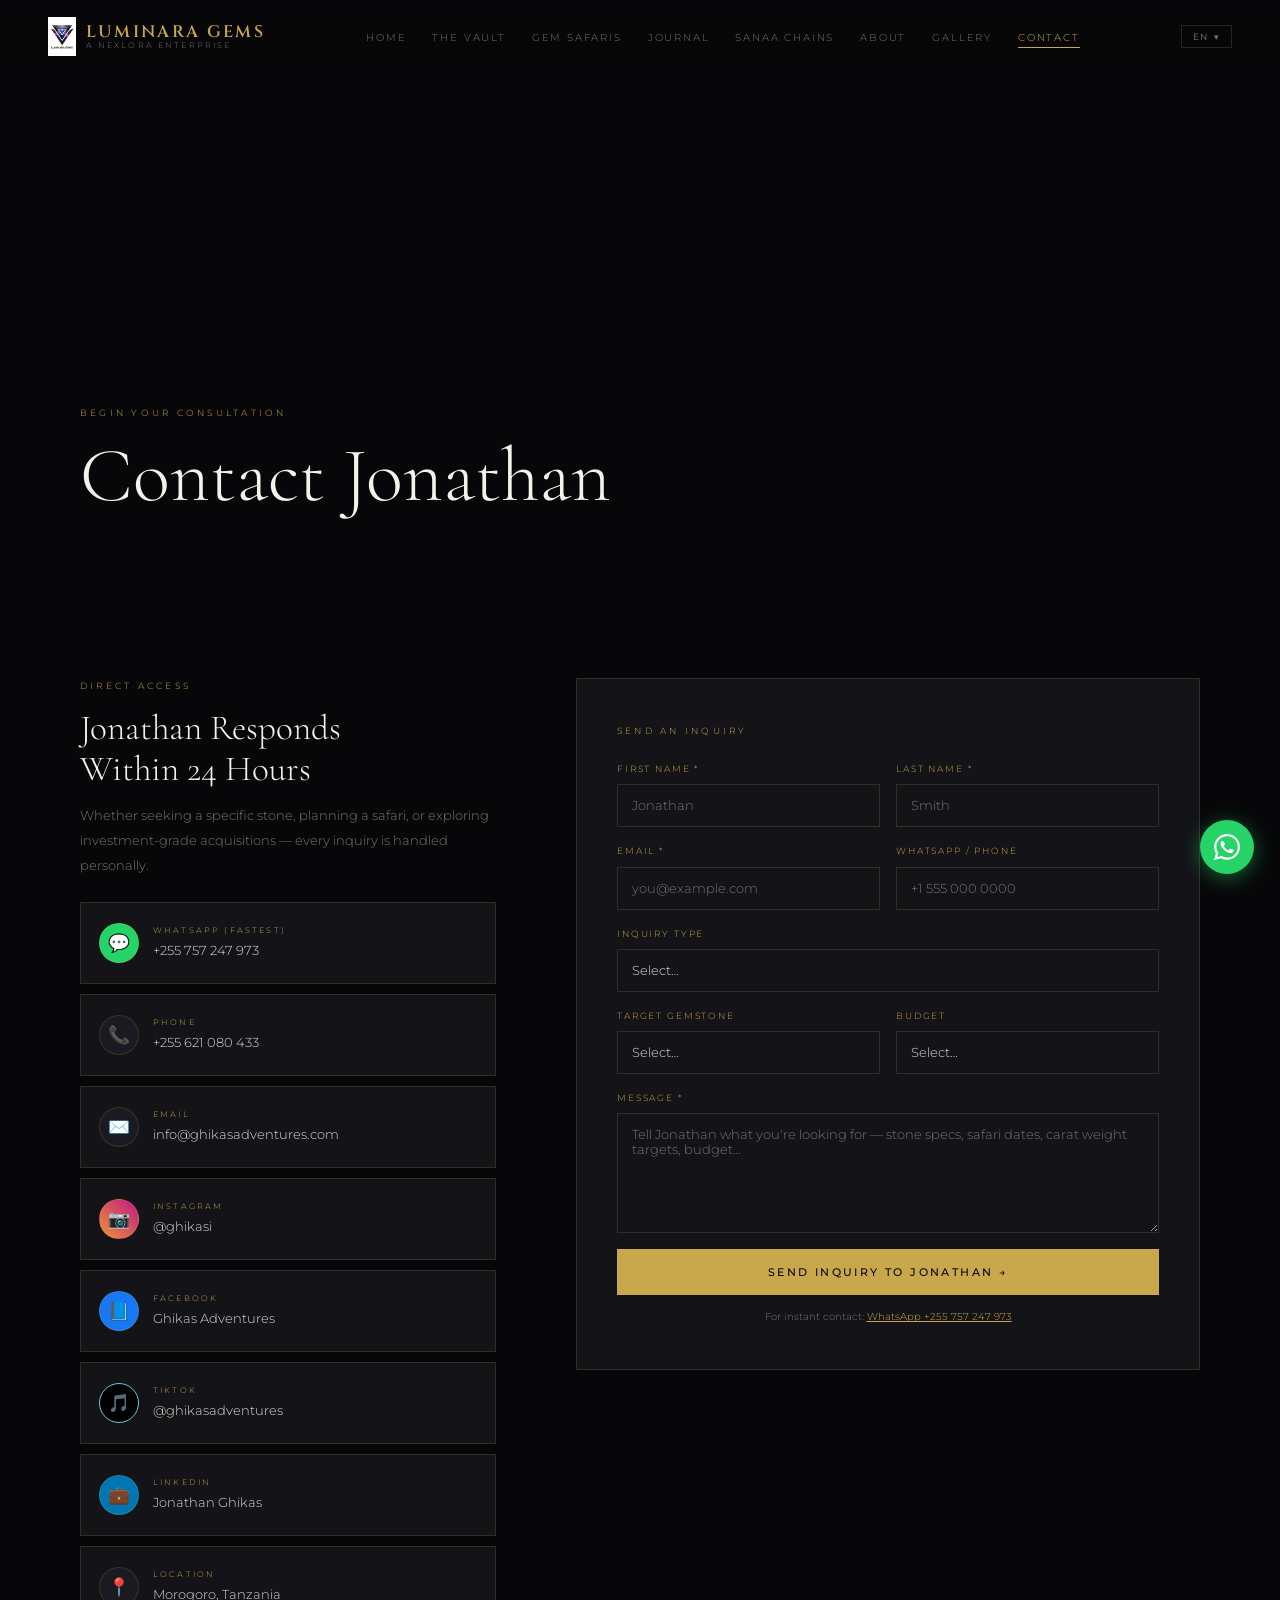
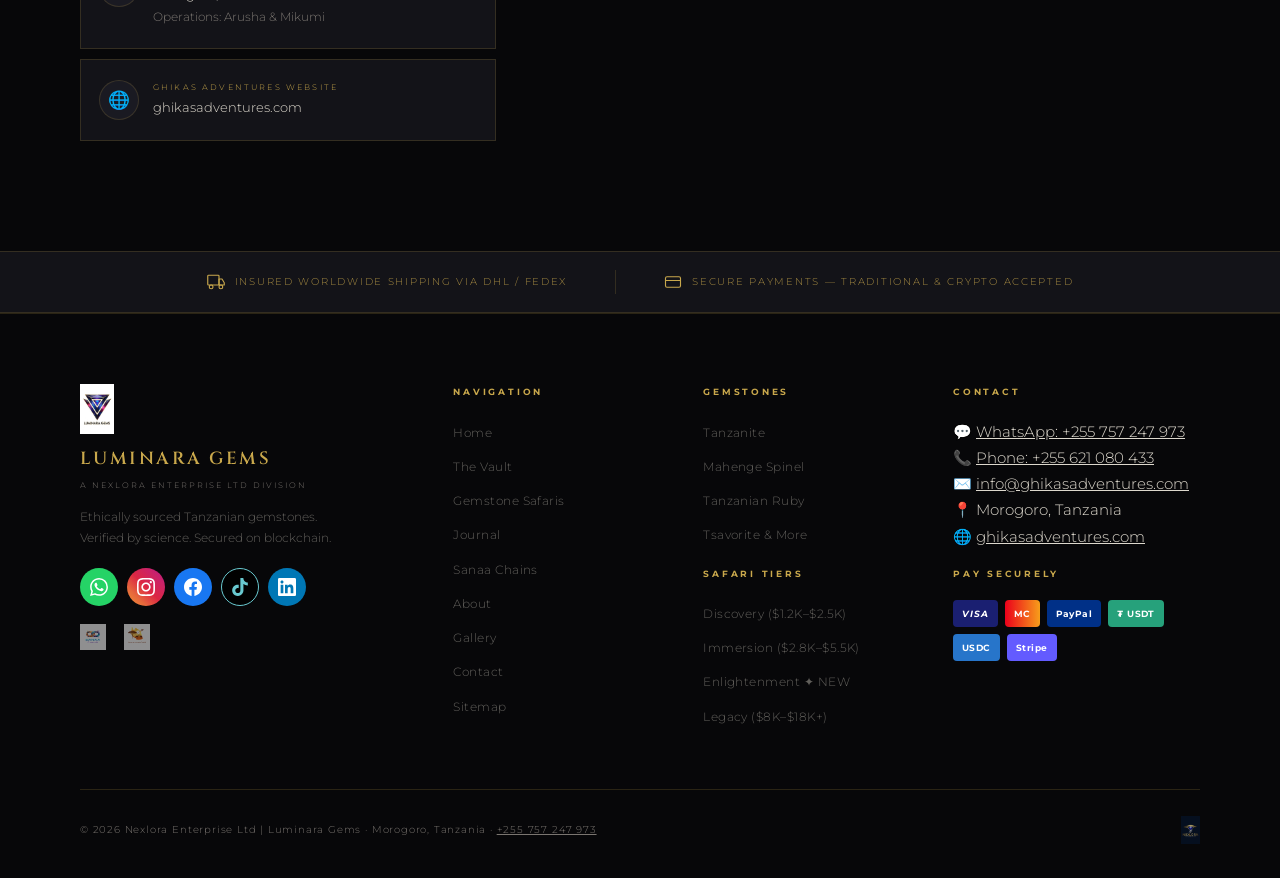
<file: contact.html>
<!DOCTYPE html>
<html lang="en">
<head>
<meta charset="UTF-8"/><meta name="viewport" content="width=device-width,initial-scale=1.0"/>
<title>Contact | Begin Your Consultation | Luminara Gems</title>
<meta name="description" content="Luminara Gems — Ethical Tanzanian Gemstones"/>
<link rel="canonical" href="https://luminara.ghikasadventures.com/contact.html"/>
  <link rel="icon" href="favicon.svg" type="image/svg+xml"/>
<link rel="preconnect" href="https://fonts.googleapis.com"/>
<link rel="preconnect" href="https://fonts.gstatic.com" crossorigin/>
<link href="https://fonts.googleapis.com/css2?family=Cormorant+Garamond:ital,wght@0,300;0,400;0,600;1,300;1,400&family=Montserrat:wght@300;400;500;600&family=Cinzel:wght@400;600;700&display=swap" rel="stylesheet"/>
<link rel="stylesheet" href="css/style.css"/>

</head>
<body>
<div id="page-loader"><div class="loader-gem"></div><div class="loader-text">LUMINARA</div><div class="loader-bar"><div class="loader-bar-fill"></div></div></div>
<nav id="mainNav">
<a href="index.html" class="nav-logo">
  <img src="images/logo-luminara.jpg" alt="Luminara Gems" class="nav-logo-img" onerror="this.style.display='none'"/>
  <div class="nav-logo-text"><span class="logo-main">LUMINARA GEMS</span><span class="logo-sub">A Nexlora Enterprise</span></div>
</a>
<ul class="nav-links"><li><a href="index.html" data-nk="h">Home</a></li><li><a href="vault.html" data-nk="v">The Vault</a></li><li><a href="gemstone-safaris.html" data-nk="s">Gem Safaris</a></li><li><a href="journal.html" data-nk="j">Journal</a></li><li><a href="sanaa-chains.html" data-nk="sc">Sanaa Chains</a></li><li><a href="about.html" data-nk="a">About</a></li><li><a href="gallery.html" data-nk="g">Gallery</a></li><li><a href="contact.html" data-nk="c" class="active">Contact</a></li></ul>
<div class="nav-right">
  <div class="lang-wrap">
    <button class="lang-toggle"><span class="lang-code">EN</span> &#9662;</button>
    <div class="lang-dropdown">
      <a href="#" data-lang="en">&#127468;&#127463; English</a>
      <a href="#" data-lang="fr">&#127467;&#127479; Fran&#231;ais</a>
      <a href="#" data-lang="de">&#127465;&#127466; Deutsch</a>
      <a href="#" data-lang="ru">&#127479;&#127482; &#1056;&#1091;&#1089;&#1089;&#1082;&#1080;&#1081;</a>
      <a href="#" data-lang="tr">&#127481;&#127479; T&#252;rk&#231;e</a>
    </div>
  </div>
  <button class="nav-burger" id="navBurger" aria-label="Menu"><span></span><span></span><span></span></button>
</div>
</nav>
<div class="mobile-menu" id="mobileMenu">
<a href="index.html" data-nk="h">Home</a>
<a href="vault.html" data-nk="v">The Vault</a>
<a href="gemstone-safaris.html" data-nk="s">Gem Safaris</a>
<a href="journal.html" data-nk="j">Journal</a>
<a href="sanaa-chains.html" data-nk="sc">Sanaa Chains</a>
<a href="about.html" data-nk="a">About</a>
<a href="gallery.html" data-nk="g">Gallery</a>
<a href="contact.html" data-nk="c">Contact</a>
<div class="mobile-divlogos">
  <img src="images/logo-luminara.jpg" alt="Luminara" onerror="this.style.display='none'"/>
  <img src="images/logo-ghikas.png" alt="Ghikas Adventures" onerror="this.style.display='none'"/>
  <img src="images/logo-sanaa-chains.png" alt="Sanaa Chains" onerror="this.style.display='none'"/>
</div>
</div>
<div class="page-hero" style="margin-top:74px;">
<div class="page-hero-bg" style="background-image:url('https://images.pexels.com/photos/18451699/pexels-photo-18451699.jpeg');"></div>
<div class="page-hero-content"><span class="section-label">Begin Your Consultation</span><h1>Contact Jonathan</h1></div>
</div>
<section style="padding:100px 80px;">
<div style="display:grid;grid-template-columns:1fr 1.5fr;gap:80px;align-items:start;">
<div>
<span class="section-label reveal">Direct Access</span>
<h2 class="section-title reveal" style="font-size:2.2rem;">Jonathan Responds<br/>Within 24 Hours</h2>
<p style="font-size:.82rem;color:var(--muted);line-height:1.9;margin-bottom:24px;" class="reveal">Whether seeking a specific stone, planning a safari, or exploring investment-grade acquisitions &mdash; every inquiry is handled personally.</p><div style="background:var(--bg2);border:1px solid var(--border);padding:20px 18px;margin-bottom:10px;display:flex;align-items:flex-start;gap:14px;" class="reveal"><div style="width:40px;height:40px;background:#25D366;border:1px solid var(--border);border-radius:50%;display:flex;align-items:center;justify-content:center;flex-shrink:0;font-size:1.1rem;">&#x1F4AC;</div><div><div style="font-size:.52rem;letter-spacing:.26em;text-transform:uppercase;color:var(--gold);margin-bottom:2px;">WhatsApp (Fastest)</div><div style="font-size:.8rem;color:var(--text);"><a href="https://wa.me/255757247973" target="_blank" style="color:var(--text);text-decoration:none;">+255 757 247 973</a></div></div></div><div style="background:var(--bg2);border:1px solid var(--border);padding:20px 18px;margin-bottom:10px;display:flex;align-items:flex-start;gap:14px;" class="reveal"><div style="width:40px;height:40px;background:var(--bg3);border:1px solid var(--border);border-radius:50%;display:flex;align-items:center;justify-content:center;flex-shrink:0;font-size:1.1rem;">&#x1F4DE;</div><div><div style="font-size:.52rem;letter-spacing:.26em;text-transform:uppercase;color:var(--gold);margin-bottom:2px;">Phone</div><div style="font-size:.8rem;color:var(--text);"><a href="tel:+255 621 080 433" style="color:var(--text);text-decoration:none;">+255 621 080 433</a></div></div></div><div style="background:var(--bg2);border:1px solid var(--border);padding:20px 18px;margin-bottom:10px;display:flex;align-items:flex-start;gap:14px;" class="reveal"><div style="width:40px;height:40px;background:var(--bg3);border:1px solid var(--border);border-radius:50%;display:flex;align-items:center;justify-content:center;flex-shrink:0;font-size:1.1rem;">&#x2709;&#xFE0F;</div><div><div style="font-size:.52rem;letter-spacing:.26em;text-transform:uppercase;color:var(--gold);margin-bottom:2px;">Email</div><div style="font-size:.8rem;color:var(--text);"><a href="mailto:info@ghikasadventures.com" style="color:var(--text);text-decoration:none;">info@ghikasadventures.com</a></div></div></div><div style="background:var(--bg2);border:1px solid var(--border);padding:20px 18px;margin-bottom:10px;display:flex;align-items:flex-start;gap:14px;" class="reveal"><div style="width:40px;height:40px;background:linear-gradient(45deg,#f09433,#bc1888);border:1px solid var(--border);border-radius:50%;display:flex;align-items:center;justify-content:center;flex-shrink:0;font-size:1.1rem;">&#x1F4F7;</div><div><div style="font-size:.52rem;letter-spacing:.26em;text-transform:uppercase;color:var(--gold);margin-bottom:2px;">Instagram</div><div style="font-size:.8rem;color:var(--text);"><a href="https://www.instagram.com/ghikasj?igsh=MXJjd2VmM2JzYjIxeg==" target="_blank" style="color:var(--text);text-decoration:none;">@ghikasi</a></div></div></div><div style="background:var(--bg2);border:1px solid var(--border);padding:20px 18px;margin-bottom:10px;display:flex;align-items:flex-start;gap:14px;" class="reveal"><div style="width:40px;height:40px;background:#1877F2;border:1px solid var(--border);border-radius:50%;display:flex;align-items:center;justify-content:center;flex-shrink:0;font-size:1.1rem;">&#x1F4D8;</div><div><div style="font-size:.52rem;letter-spacing:.26em;text-transform:uppercase;color:var(--gold);margin-bottom:2px;">Facebook</div><div style="font-size:.8rem;color:var(--text);"><a href="https://www.facebook.com/profile.php?id=61565962711465" target="_blank" style="color:var(--text);text-decoration:none;">Ghikas Adventures</a></div></div></div><div style="background:var(--bg2);border:1px solid var(--border);padding:20px 18px;margin-bottom:10px;display:flex;align-items:flex-start;gap:14px;" class="reveal"><div style="width:40px;height:40px;background:#010101;border:1px solid #69C9D0;border-radius:50%;display:flex;align-items:center;justify-content:center;flex-shrink:0;font-size:1.1rem;">&#x1F3B5;</div><div><div style="font-size:.52rem;letter-spacing:.26em;text-transform:uppercase;color:var(--gold);margin-bottom:2px;">TikTok</div><div style="font-size:.8rem;color:var(--text);"><a href="https://vm.tiktok.com/ZS9La6Xcxgpsq-iOf7E/" target="_blank" style="color:var(--text);text-decoration:none;">@ghikasadventures</a></div></div></div><div style="background:var(--bg2);border:1px solid var(--border);padding:20px 18px;margin-bottom:10px;display:flex;align-items:flex-start;gap:14px;" class="reveal"><div style="width:40px;height:40px;background:#0077B5;border:1px solid var(--border);border-radius:50%;display:flex;align-items:center;justify-content:center;flex-shrink:0;font-size:1.1rem;">&#x1F4BC;</div><div><div style="font-size:.52rem;letter-spacing:.26em;text-transform:uppercase;color:var(--gold);margin-bottom:2px;">LinkedIn</div><div style="font-size:.8rem;color:var(--text);"><a href="https://www.linkedin.com/in/jonathan-ghikas-509592190" target="_blank" style="color:var(--text);text-decoration:none;">Jonathan Ghikas</a></div></div></div><div style="background:var(--bg2);border:1px solid var(--border);padding:20px 18px;margin-bottom:10px;display:flex;align-items:flex-start;gap:14px;" class="reveal"><div style="width:40px;height:40px;background:var(--bg3);border:1px solid var(--border);border-radius:50%;display:flex;align-items:center;justify-content:center;flex-shrink:0;font-size:1.1rem;">&#x1F4CD;</div><div><div style="font-size:.52rem;letter-spacing:.26em;text-transform:uppercase;color:var(--gold);margin-bottom:2px;">Location</div><div style="font-size:.8rem;color:var(--text);">Morogoro, Tanzania<br/><span style="font-size:.72rem;color:var(--muted);">Operations: Arusha &amp; Mikumi</span></div></div></div><div style="background:var(--bg2);border:1px solid var(--border);padding:20px 18px;margin-bottom:10px;display:flex;align-items:flex-start;gap:14px;" class="reveal"><div style="width:40px;height:40px;background:var(--bg3);border:1px solid var(--border);border-radius:50%;display:flex;align-items:center;justify-content:center;flex-shrink:0;font-size:1.1rem;">&#x1F310;</div><div><div style="font-size:.52rem;letter-spacing:.26em;text-transform:uppercase;color:var(--gold);margin-bottom:2px;">Ghikas Adventures Website</div><div style="font-size:.8rem;color:var(--text);"><a href="https://ghikasadventures.com" target="_blank" style="color:var(--text);text-decoration:none;">ghikasadventures.com</a></div></div></div></div>
<div class="reveal">
<div style="background:var(--bg2);border:1px solid var(--border);padding:44px 40px;">
<span class="section-label" style="display:block;margin-bottom:22px;">Send an Inquiry</span>
<form id="contactForm">
<div style="display:grid;grid-template-columns:1fr 1fr;gap:16px;">
<div class="form-group"><label>First Name *</label><input type="text" name="first_name" placeholder="Jonathan" required/></div>
<div class="form-group"><label>Last Name *</label><input type="text" name="last_name" placeholder="Smith" required/></div>
</div>
<div style="display:grid;grid-template-columns:1fr 1fr;gap:16px;">
<div class="form-group"><label>Email *</label><input type="email" name="email" placeholder="you@example.com" required/></div>
<div class="form-group"><label>WhatsApp / Phone</label><input type="tel" name="phone" placeholder="+1 555 000 0000"/></div>
</div>
<div class="form-group"><label>Inquiry Type</label><select name="inquiry_type"><option value="">Select&hellip;</option><option>Gemstone Purchase</option><option>Safari &mdash; Discovery ($1,200&#8211;$2,500)</option><option>Safari &mdash; Immersion ($2,800&#8211;$5,500)</option><option>Safari &mdash; Enlightenment ($4,500&#8211;$7,500)</option><option>Safari &mdash; Legacy ($8,000+)</option><option>Sanaa Chains Tokenization</option><option>Investment-Grade Acquisition</option><option>B2B / Trade Partnership</option><option>Other</option></select></div>
<div style="display:grid;grid-template-columns:1fr 1fr;gap:16px;">
<div class="form-group"><label>Target Gemstone</label><select name="gemstone"><option value="">Select&hellip;</option><option>Tanzanite</option><option>Mahenge Spinel</option><option>Tanzanian Ruby</option><option>Tsavorite Garnet</option><option>Multiple / Portfolio</option><option>Not sure yet</option></select></div>
<div class="form-group"><label>Budget</label><select name="budget"><option value="">Select&hellip;</option><option>Under $2,000</option><option>$2,000&#8211;$5,000</option><option>$5,000&#8211;$15,000</option><option>$15,000&#8211;$50,000</option><option>$50,000+</option><option>Prefer to discuss</option></select></div>
</div>
<div class="form-group"><label>Message *</label><textarea name="message" rows="5" placeholder="Tell Jonathan what you're looking for &mdash; stone specs, safari dates, carat weight targets, budget&hellip;" required></textarea></div>
<button type="submit" class="btn-gold" style="width:100%;justify-content:center;border:none;padding:16px;font-size:.68rem;cursor:pointer;">Send Inquiry to Jonathan &#8594;</button>
<p style="font-size:.6rem;color:var(--muted);text-align:center;margin-top:14px;line-height:1.6;">For instant contact: <a href="https://wa.me/255757247973" target="_blank" style="color:var(--gold);">WhatsApp +255 757 247 973</a></p>
</form>
</div>
</div>
</div>
</section>
<!-- GLOBAL LOGISTICS BAR -->
<div class="logistics-bar">
  <div class="logistics-item">
    <svg width="18" height="18" viewBox="0 0 24 24" fill="none" stroke="var(--gold)" stroke-width="1.5" stroke-linecap="round" stroke-linejoin="round"><rect x="1" y="3" width="15" height="13" rx="1"/><path d="M16 8h4l3 5v3h-7V8z"/><circle cx="5.5" cy="18.5" r="2.5"/><circle cx="18.5" cy="18.5" r="2.5"/></svg>
    <span>Insured Worldwide Shipping via DHL / FedEx</span>
  </div>
  <div class="logistics-divider"></div>
  <div class="logistics-item">
    <svg width="18" height="18" viewBox="0 0 24 24" fill="none" stroke="var(--gold)" stroke-width="1.5" stroke-linecap="round" stroke-linejoin="round"><rect x="2" y="5" width="20" height="14" rx="2"/><line x1="2" y1="10" x2="22" y2="10"/></svg>
    <span>Secure Payments — Traditional &amp; Crypto Accepted</span>
  </div>
</div>
<footer>
<div class="footer-grid">
<div class="footer-brand">
  <img src="images/logo-luminara.jpg" alt="Luminara Gems" class="brand-logo" onerror="this.style.display='none'"/>
  <div class="brand-name">LUMINARA GEMS</div>
  <div class="brand-sub">A Nexlora Enterprise Ltd Division</div>
  <p>Ethically sourced Tanzanian gemstones. Verified by science. Secured on blockchain.</p>
  <div class="footer-social">
    <a href="https://wa.me/255757247973" class="social-icon si-whatsapp" title="WhatsApp" target="_blank" rel="noopener"><svg viewBox="0 0 24 24" fill="white" width="18" height="18"><path d="M17.472 14.382c-.297-.149-1.758-.867-2.03-.967-.273-.099-.471-.148-.67.15-.197.297-.767.966-.94 1.164-.173.199-.347.223-.644.075-.297-.15-1.255-.463-2.39-1.475-.883-.788-1.48-1.761-1.653-2.059-.173-.297-.018-.458.13-.606.134-.133.298-.347.446-.52.149-.174.198-.298.298-.497.099-.198.05-.371-.025-.52-.075-.149-.669-1.612-.916-2.207-.242-.579-.487-.5-.669-.51-.173-.008-.371-.01-.57-.01-.198 0-.52.074-.792.372-.272.297-1.04 1.016-1.04 2.479 0 1.462 1.065 2.875 1.213 3.074.149.198 2.096 3.2 5.077 4.487.709.306 1.262.489 1.694.625.712.227 1.36.195 1.871.118.571-.085 1.758-.719 2.006-1.413.248-.694.248-1.289.173-1.413-.074-.124-.272-.198-.57-.347m-5.421 7.403h-.004a9.87 9.87 0 01-5.031-1.378l-.361-.214-3.741.982.998-3.648-.235-.374a9.86 9.86 0 01-1.51-5.26c.001-5.45 4.436-9.884 9.888-9.884 2.64 0 5.122 1.03 6.988 2.898a9.825 9.825 0 012.893 6.994c-.003 5.45-4.437 9.884-9.885 9.884m8.413-18.297A11.815 11.815 0 0012.05 0C5.495 0 .16 5.335.157 11.892c0 2.096.547 4.142 1.588 5.945L.057 24l6.305-1.654a11.882 11.882 0 005.683 1.448h.005c6.554 0 11.89-5.335 11.893-11.893a11.821 11.821 0 00-3.48-8.413z"/></svg></a>
    <a href="https://www.instagram.com/ghikasj?igsh=MXJjd2VmM2JzYjIxeg==" class="social-icon si-instagram" title="Instagram" target="_blank" rel="noopener"><svg viewBox="0 0 24 24" fill="white" width="18" height="18"><path d="M12 2.163c3.204 0 3.584.012 4.85.07 3.252.148 4.771 1.691 4.919 4.919.058 1.265.069 1.645.069 4.849 0 3.205-.012 3.584-.069 4.849-.149 3.225-1.664 4.771-4.919 4.919-1.266.058-1.644.07-4.85.07-3.204 0-3.584-.012-4.849-.07-3.26-.149-4.771-1.699-4.919-4.92-.058-1.265-.07-1.644-.07-4.849 0-3.204.013-3.583.07-4.849.149-3.227 1.664-4.771 4.919-4.919 1.266-.057 1.645-.069 4.849-.069zm0-2.163c-3.259 0-3.667.014-4.947.072-4.358.2-6.78 2.618-6.98 6.98-.059 1.281-.073 1.689-.073 4.948 0 3.259.014 3.668.072 4.948.2 4.358 2.618 6.78 6.98 6.98 1.281.058 1.689.072 4.948.072 3.259 0 3.668-.014 4.948-.072 4.354-.2 6.782-2.618 6.979-6.98.059-1.28.073-1.689.073-4.948 0-3.259-.014-3.667-.072-4.947-.196-4.354-2.617-6.78-6.979-6.98-1.281-.059-1.69-.073-4.949-.073zm0 5.838c-3.403 0-6.162 2.759-6.162 6.162s2.759 6.163 6.162 6.163 6.162-2.759 6.162-6.163c0-3.403-2.759-6.162-6.162-6.162zm0 10.162c-2.209 0-4-1.79-4-4 0-2.209 1.791-4 4-4s4 1.791 4 4c0 2.21-1.791 4-4 4zm6.406-11.845c-.796 0-1.441.645-1.441 1.44s.645 1.44 1.441 1.44c.795 0 1.439-.645 1.439-1.44s-.644-1.44-1.439-1.44z"/></svg></a>
    <a href="https://www.facebook.com/profile.php?id=61565962711465" class="social-icon si-facebook" title="Facebook" target="_blank" rel="noopener"><svg viewBox="0 0 24 24" fill="white" width="18" height="18"><path d="M24 12.073c0-6.627-5.373-12-12-12s-12 5.373-12 12c0 5.99 4.388 10.954 10.125 11.854v-8.385H7.078v-3.47h3.047V9.43c0-3.007 1.792-4.669 4.533-4.669 1.312 0 2.686.235 2.686.235v2.953H15.83c-1.491 0-1.956.925-1.956 1.874v2.25h3.328l-.532 3.47h-2.796v8.385C19.612 23.027 24 18.062 24 12.073z"/></svg></a>
    <a href="https://vm.tiktok.com/ZS9La6Xcxgpsq-iOf7E/" class="social-icon si-tiktok" title="TikTok" target="_blank" rel="noopener"><svg viewBox="0 0 24 24" fill="#69C9D0" width="18" height="18"><path d="M12.525.02c1.31-.02 2.61-.01 3.91-.02.08 1.53.63 3.09 1.75 4.17 1.12 1.11 2.7 1.62 4.24 1.79v4.03c-1.44-.05-2.89-.35-4.2-.97-.57-.26-1.1-.59-1.62-.93-.01 2.92.01 5.84-.02 8.75-.08 1.4-.54 2.79-1.35 3.94-1.31 1.92-3.58 3.17-5.91 3.21-1.43.08-2.86-.31-4.08-1.03-2.02-1.19-3.44-3.37-3.65-5.71-.02-.5-.03-1-.01-1.49.18-1.9 1.12-3.72 2.58-4.96 1.66-1.44 3.98-2.13 6.15-1.72.02 1.48-.04 2.96-.04 4.44-.99-.32-2.15-.23-3.02.37-.63.41-1.11 1.04-1.36 1.75-.21.51-.15 1.07-.14 1.61.24 1.64 1.82 3.02 3.5 2.87 1.12-.01 2.19-.66 2.77-1.61.19-.33.4-.67.41-1.06.1-1.79.06-3.57.07-5.36.01-4.03-.01-8.05.02-12.07z"/></svg></a>
    <a href="https://www.linkedin.com/in/jonathan-ghikas-509592190" class="social-icon si-linkedin" title="LinkedIn" target="_blank" rel="noopener"><svg viewBox="0 0 24 24" fill="white" width="18" height="18"><path d="M20.447 20.452h-3.554v-5.569c0-1.328-.027-3.037-1.852-3.037-1.853 0-2.136 1.445-2.136 2.939v5.667H9.351V9h3.414v1.561h.046c.477-.9 1.637-1.85 3.37-1.85 3.601 0 4.267 2.37 4.267 5.455v6.286zM5.337 7.433c-1.144 0-2.063-.926-2.063-2.065 0-1.138.92-2.063 2.063-2.063 1.14 0 2.064.925 2.064 2.063 0 1.139-.925 2.065-2.064 2.065zm1.782 13.019H3.555V9h3.564v11.452zM22.225 0H1.771C.792 0 0 .774 0 1.729v20.542C0 23.227.792 24 1.771 24h20.451C23.2 24 24 23.227 24 22.271V1.729C24 .774 23.2 0 22.222 0h.003z"/></svg></a>
  </div>
  <div class="footer-division-logos">
    <a href="https://ghikasadventures.com" target="_blank" rel="noopener"><img src="images/logo-ghikas.png" alt="Ghikas Adventures" onerror="this.style.display='none'"/></a>
    <a href="sanaa-chains.html"><img src="images/logo-sanaa-chains.png" alt="Sanaa Chains" onerror="this.style.display='none'"/></a>
  </div>
</div>
<div class="footer-col"><h4>Navigation</h4><ul>
  <li><a href="index.html">Home</a></li><li><a href="vault.html">The Vault</a></li>
  <li><a href="gemstone-safaris.html">Gemstone Safaris</a></li><li><a href="journal.html">Journal</a></li>
  <li><a href="sanaa-chains.html">Sanaa Chains</a></li><li><a href="about.html">About</a></li>
  <li><a href="gallery.html">Gallery</a></li><li><a href="contact.html">Contact</a></li>
  <li><a href="sitemap.html">Sitemap</a></li>
</ul></div>
<div class="footer-col"><h4>Gemstones</h4><ul>
  <li><a href="tanzanite.html">Tanzanite</a></li><li><a href="mahenge-spinel.html">Mahenge Spinel</a></li>
  <li><a href="ruby.html">Tanzanian Ruby</a></li><li><a href="tsavorite.html">Tsavorite &amp; More</a></li>
</ul>
<h4 style="margin-top:18px;">Safari Tiers</h4><ul>
  <li><a href="gemstone-safaris.html#discovery">Discovery ($1.2K&#8211;$2.5K)</a></li>
  <li><a href="gemstone-safaris.html#immersion">Immersion ($2.8K&#8211;$5.5K)</a></li>
  <li><a href="gemstone-safaris.html#enlightenment">Enlightenment &#10022; NEW</a></li>
  <li><a href="gemstone-safaris.html#legacy">Legacy ($8K&#8211;$18K+)</a></li>
</ul></div>
<div class="footer-col"><h4>Contact</h4>
  <p>&#x1F4AC; <a href="https://wa.me/255757247973" target="_blank">WhatsApp: +255 757 247 973</a></p>
  <p>&#x1F4DE; <a href="tel:+255 621 080 433">Phone: +255 621 080 433</a></p>
  <p>&#x2709;&#xFE0F; <a href="mailto:info@ghikasadventures.com">info@ghikasadventures.com</a></p>
  <p>&#x1F4CD; Morogoro, Tanzania</p>
  <p>&#x1F310; <a href="https://ghikasadventures.com" target="_blank">ghikasadventures.com</a></p>
  <h4 style="margin-top:16px;">Pay Securely</h4>
  <div class="payment-icons">
    <div class="pay-icon pay-visa">VISA</div><div class="pay-icon pay-mc">MC</div>
    <div class="pay-icon pay-paypal">PayPal</div><div class="pay-icon pay-usdt">&#x20AE; USDT</div>
    <div class="pay-icon pay-usdc">USDC</div><div class="pay-icon pay-stripe">Stripe</div>
  </div>
</div>
</div>
<div class="footer-bottom">
  <p>© 2026 Nexlora Enterprise Ltd | Luminara Gems · Morogoro, Tanzania &middot; <a href="https://wa.me/255757247973" target="_blank" style="color:inherit;">+255 757 247 973</a></p>
  <a href="index.html"><img src="images/logo-nexlora.jpg" alt="Nexlora" class="footer-nexlora-logo" onerror="this.style.display='none'"/></a>
</div>
</footer>
<a href="https://wa.me/255757247973" class="whatsapp-float" target="_blank" rel="noopener" title="Chat on WhatsApp"><svg viewBox="0 0 24 24" fill="white" width="26" height="26"><path d="M17.472 14.382c-.297-.149-1.758-.867-2.03-.967-.273-.099-.471-.148-.67.15-.197.297-.767.966-.94 1.164-.173.199-.347.223-.644.075-.297-.15-1.255-.463-2.39-1.475-.883-.788-1.48-1.761-1.653-2.059-.173-.297-.018-.458.13-.606.134-.133.298-.347.446-.52.149-.174.198-.298.298-.497.099-.198.05-.371-.025-.52-.075-.149-.669-1.612-.916-2.207-.242-.579-.487-.5-.669-.51-.173-.008-.371-.01-.57-.01-.198 0-.52.074-.792.372-.272.297-1.04 1.016-1.04 2.479 0 1.462 1.065 2.875 1.213 3.074.149.198 2.096 3.2 5.077 4.487.709.306 1.262.489 1.694.625.712.227 1.36.195 1.871.118.571-.085 1.758-.719 2.006-1.413.248-.694.248-1.289.173-1.413-.074-.124-.272-.198-.57-.347m-5.421 7.403h-.004a9.87 9.87 0 01-5.031-1.378l-.361-.214-3.741.982.998-3.648-.235-.374a9.86 9.86 0 01-1.51-5.26c.001-5.45 4.436-9.884 9.888-9.884 2.64 0 5.122 1.03 6.988 2.898a9.825 9.825 0 012.893 6.994c-.003 5.45-4.437 9.884-9.885 9.884m8.413-18.297A11.815 11.815 0 0012.05 0C5.495 0 .16 5.335.157 11.892c0 2.096.547 4.142 1.588 5.945L.057 24l6.305-1.654a11.882 11.882 0 005.683 1.448h.005c6.554 0 11.89-5.335 11.893-11.893a11.821 11.821 0 00-3.48-8.413z"/></svg></a>
<script src="js/main.js"></script>
</body>
</html>
</file>
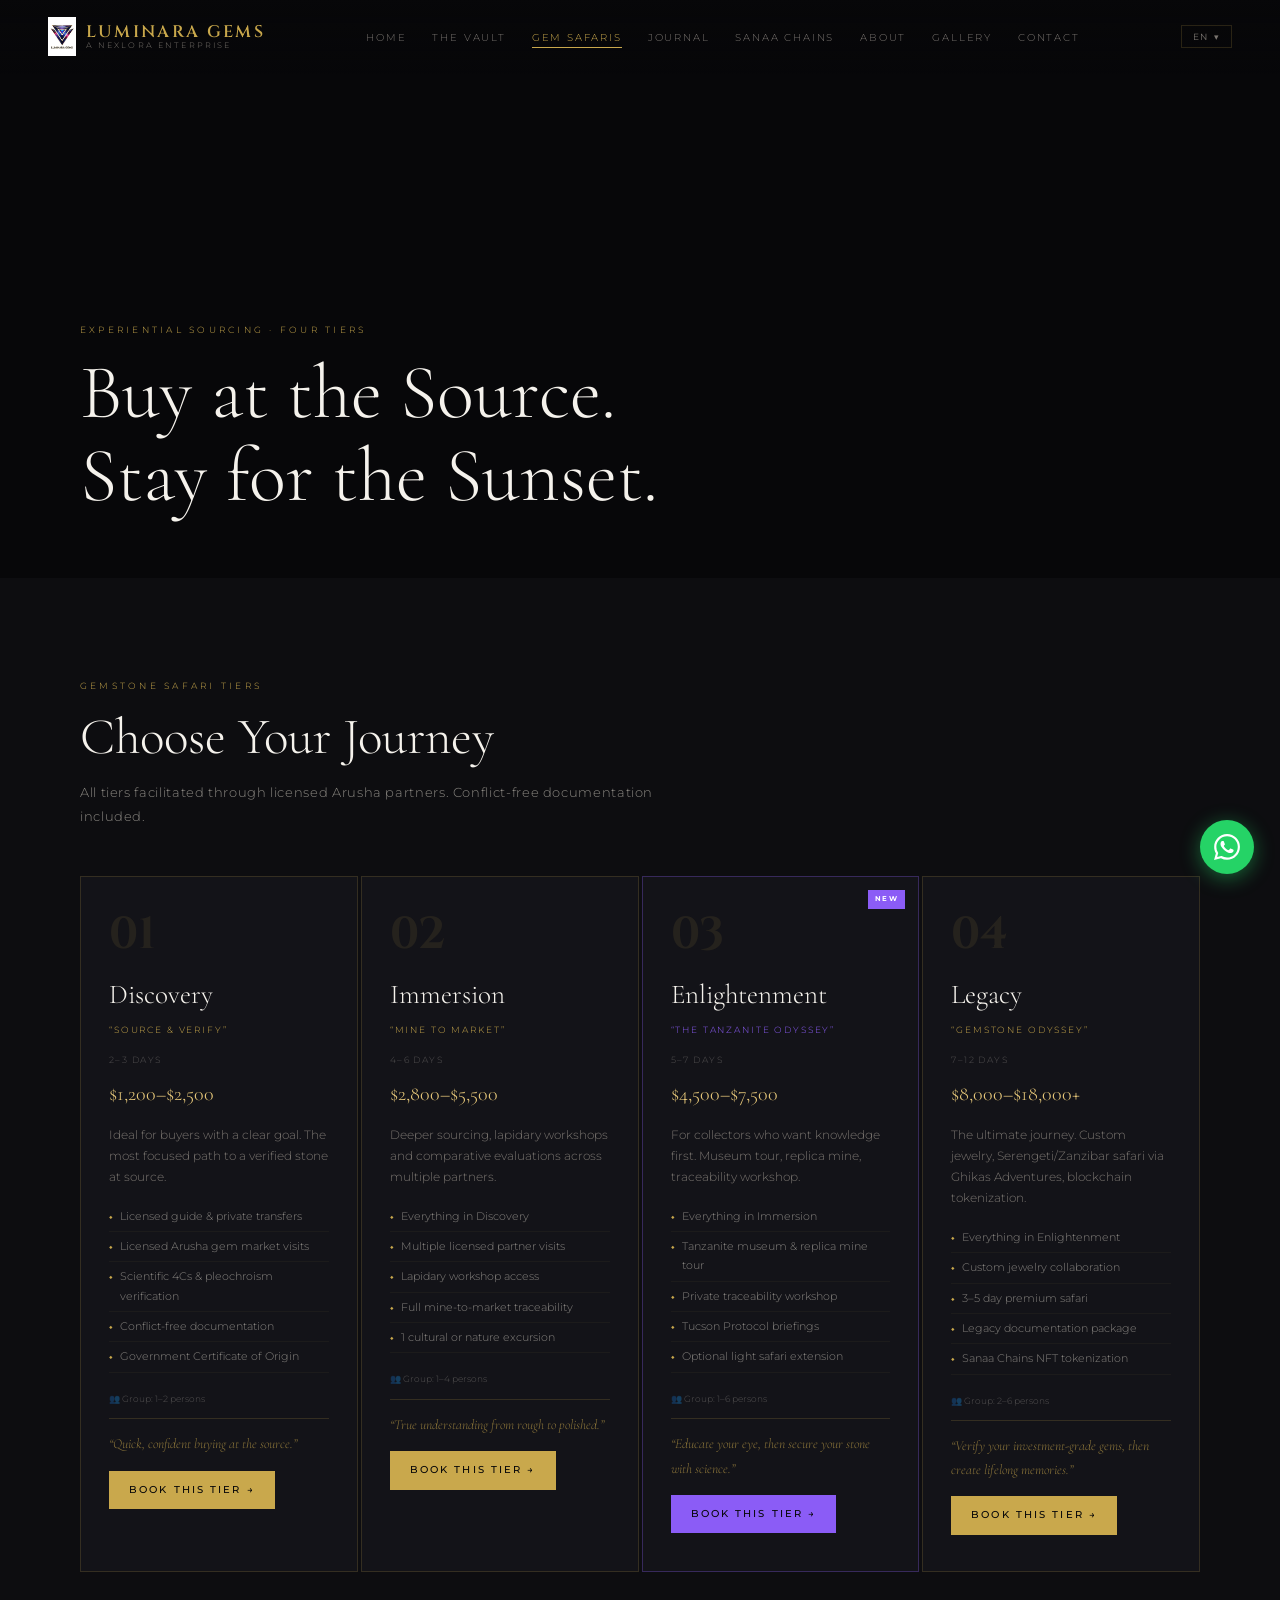
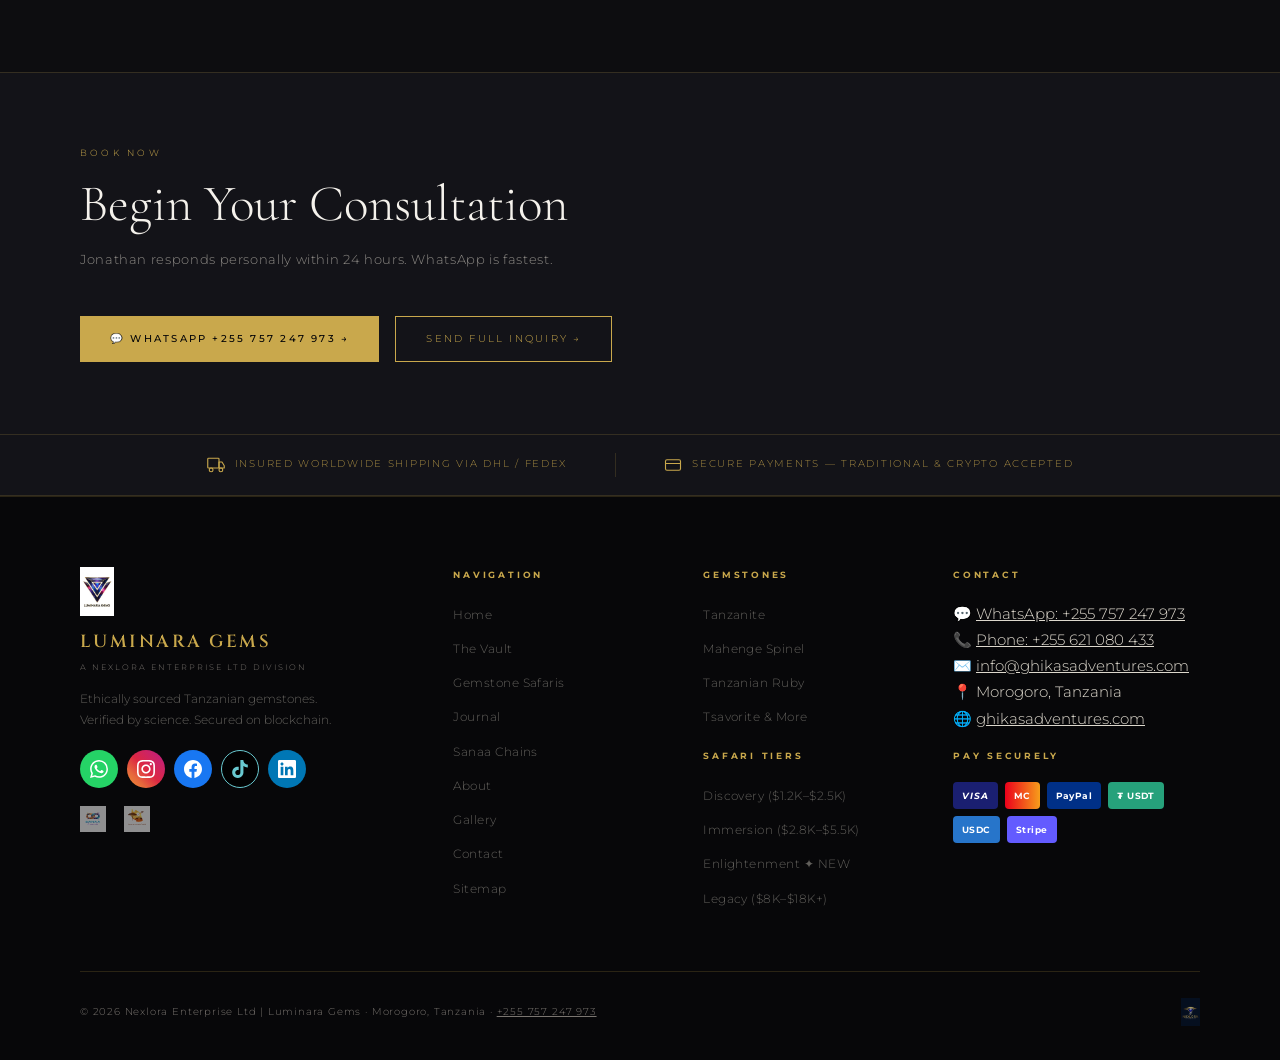
<file: gemstone-safaris.html>
<!DOCTYPE html>
<html lang="en">
<head>
<meta charset="UTF-8"/><meta name="viewport" content="width=device-width,initial-scale=1.0"/>
<title>Gemstone Safaris | 4-Tier Sourcing | Luminara Gems</title>
<meta name="description" content="Luminara Gems — Ethical Tanzanian Gemstones"/>
<link rel="canonical" href="https://luminara.ghikasadventures.com/gemstone-safaris.html"/>
  <link rel="icon" href="favicon.svg" type="image/svg+xml"/>
<link rel="preconnect" href="https://fonts.googleapis.com"/>
<link rel="preconnect" href="https://fonts.gstatic.com" crossorigin/>
<link href="https://fonts.googleapis.com/css2?family=Cormorant+Garamond:ital,wght@0,300;0,400;0,600;1,300;1,400&family=Montserrat:wght@300;400;500;600&family=Cinzel:wght@400;600;700&display=swap" rel="stylesheet"/>
<link rel="stylesheet" href="css/style.css"/>

</head>
<body>
<div id="page-loader"><div class="loader-gem"></div><div class="loader-text">LUMINARA</div><div class="loader-bar"><div class="loader-bar-fill"></div></div></div>
<nav id="mainNav">
<a href="index.html" class="nav-logo">
  <img src="images/logo-luminara.jpg" alt="Luminara Gems" class="nav-logo-img" onerror="this.style.display='none'"/>
  <div class="nav-logo-text"><span class="logo-main">LUMINARA GEMS</span><span class="logo-sub">A Nexlora Enterprise</span></div>
</a>
<ul class="nav-links"><li><a href="index.html" data-nk="h">Home</a></li><li><a href="vault.html" data-nk="v">The Vault</a></li><li><a href="gemstone-safaris.html" data-nk="s" class="active">Gem Safaris</a></li><li><a href="journal.html" data-nk="j">Journal</a></li><li><a href="sanaa-chains.html" data-nk="sc">Sanaa Chains</a></li><li><a href="about.html" data-nk="a">About</a></li><li><a href="gallery.html" data-nk="g">Gallery</a></li><li><a href="contact.html" data-nk="c">Contact</a></li></ul>
<div class="nav-right">
  <div class="lang-wrap">
    <button class="lang-toggle"><span class="lang-code">EN</span> &#9662;</button>
    <div class="lang-dropdown">
      <a href="#" data-lang="en">&#127468;&#127463; English</a>
      <a href="#" data-lang="fr">&#127467;&#127479; Fran&#231;ais</a>
      <a href="#" data-lang="de">&#127465;&#127466; Deutsch</a>
      <a href="#" data-lang="ru">&#127479;&#127482; &#1056;&#1091;&#1089;&#1089;&#1082;&#1080;&#1081;</a>
      <a href="#" data-lang="tr">&#127481;&#127479; T&#252;rk&#231;e</a>
    </div>
  </div>
  <button class="nav-burger" id="navBurger" aria-label="Menu"><span></span><span></span><span></span></button>
</div>
</nav>
<div class="mobile-menu" id="mobileMenu">
<a href="index.html" data-nk="h">Home</a>
<a href="vault.html" data-nk="v">The Vault</a>
<a href="gemstone-safaris.html" data-nk="s">Gem Safaris</a>
<a href="journal.html" data-nk="j">Journal</a>
<a href="sanaa-chains.html" data-nk="sc">Sanaa Chains</a>
<a href="about.html" data-nk="a">About</a>
<a href="gallery.html" data-nk="g">Gallery</a>
<a href="contact.html" data-nk="c">Contact</a>
<div class="mobile-divlogos">
  <img src="images/logo-luminara.jpg" alt="Luminara" onerror="this.style.display='none'"/>
  <img src="images/logo-ghikas.png" alt="Ghikas Adventures" onerror="this.style.display='none'"/>
  <img src="images/logo-sanaa-chains.png" alt="Sanaa Chains" onerror="this.style.display='none'"/>
</div>
</div>
<div class="page-hero" style="margin-top:74px;">
<div class="page-hero-bg" style="background-image:url('https://images.pexels.com/photos/35634915/pexels-photo-35634915.jpeg');"></div>
<div class="page-hero-content"><span class="section-label">Experiential Sourcing &middot; Four Tiers</span><h1>Buy at the Source.<br/>Stay for the Sunset.</h1></div>
</div>
<section style="padding:100px 80px;background:var(--bg);" id="tiers"><span class="section-label reveal">Gemstone Safari Tiers</span><h2 class="section-title reveal">Choose Your Journey</h2><p class="section-sub reveal">All tiers facilitated through licensed Arusha partners. Conflict-free documentation included.</p><div class="tiers-grid"><div style="background:var(--bg2);border:1px solid var(--border);padding:36px 28px;position:relative;overflow:hidden;transition:border-color .4s,transform .4s;" id="discovery" class="reveal" onmouseenter="this.style.transform='translateY(-6px)'" onmouseleave="this.style.transform=''"><div style="font-family:'Cinzel',serif;font-size:2.8rem;font-weight:700;color:rgba(201,168,76,.1);line-height:1;margin-bottom:13px;">01</div><h3 style="font-family:'Cormorant Garamond',serif;font-size:1.7rem;font-weight:300;color:var(--white);margin-bottom:3px;">Discovery</h3><span style="font-size:.58rem;letter-spacing:.2em;text-transform:uppercase;color:var(--gold);margin-bottom:14px;display:block;">&ldquo;Source &amp; Verify&rdquo;</span><div style="font-size:.56rem;letter-spacing:.16em;text-transform:uppercase;color:rgba(221,216,205,.32);margin-bottom:9px;">2&#8211;3 Days</div><div style="font-family:'Cormorant Garamond',serif;font-size:1.25rem;color:var(--gold-light);margin-bottom:13px;">$1,200&#8211;$2,500</div><p style="font-size:.73rem;color:var(--muted);line-height:1.8;margin-bottom:14px;">Ideal for buyers with a clear goal. The most focused path to a verified stone at source.</p><ul style="list-style:none;margin-bottom:18px;"><li style="font-size:.69rem;color:rgba(221,216,205,.56);padding:5px 0;border-bottom:1px solid rgba(201,168,76,.05);display:flex;gap:7px;"><span style="color:var(--gold);font-size:.4rem;margin-top:5px;flex-shrink:0;">&#9670;</span>Licensed guide &amp; private transfers</li><li style="font-size:.69rem;color:rgba(221,216,205,.56);padding:5px 0;border-bottom:1px solid rgba(201,168,76,.05);display:flex;gap:7px;"><span style="color:var(--gold);font-size:.4rem;margin-top:5px;flex-shrink:0;">&#9670;</span>Licensed Arusha gem market visits</li><li style="font-size:.69rem;color:rgba(221,216,205,.56);padding:5px 0;border-bottom:1px solid rgba(201,168,76,.05);display:flex;gap:7px;"><span style="color:var(--gold);font-size:.4rem;margin-top:5px;flex-shrink:0;">&#9670;</span>Scientific 4Cs &amp; pleochroism verification</li><li style="font-size:.69rem;color:rgba(221,216,205,.56);padding:5px 0;border-bottom:1px solid rgba(201,168,76,.05);display:flex;gap:7px;"><span style="color:var(--gold);font-size:.4rem;margin-top:5px;flex-shrink:0;">&#9670;</span>Conflict-free documentation</li><li style="font-size:.69rem;color:rgba(221,216,205,.56);padding:5px 0;border-bottom:1px solid rgba(201,168,76,.05);display:flex;gap:7px;"><span style="color:var(--gold);font-size:.4rem;margin-top:5px;flex-shrink:0;">&#9670;</span>Government Certificate of Origin</li></ul><div style="font-size:.56rem;color:rgba(221,216,205,.32);margin-bottom:12px;">&#x1F465; Group: 1&#8211;2 persons</div><p style="font-style:italic;font-family:'Cormorant Garamond',serif;font-size:.86rem;color:rgba(201,168,76,.65);padding-top:13px;border-top:1px solid var(--border);margin-bottom:14px;">&ldquo;Quick, confident buying at the source.&rdquo;</p><a href="contact.html?tier=discovery" class="btn-gold" style="font-size:.6rem;padding:11px 20px;background:var(--gold);">Book This Tier &#8594;</a></div><div style="background:var(--bg2);border:1px solid var(--border);padding:36px 28px;position:relative;overflow:hidden;transition:border-color .4s,transform .4s;" id="immersion" class="reveal" onmouseenter="this.style.transform='translateY(-6px)'" onmouseleave="this.style.transform=''"><div style="font-family:'Cinzel',serif;font-size:2.8rem;font-weight:700;color:rgba(201,168,76,.1);line-height:1;margin-bottom:13px;">02</div><h3 style="font-family:'Cormorant Garamond',serif;font-size:1.7rem;font-weight:300;color:var(--white);margin-bottom:3px;">Immersion</h3><span style="font-size:.58rem;letter-spacing:.2em;text-transform:uppercase;color:var(--gold);margin-bottom:14px;display:block;">&ldquo;Mine to Market&rdquo;</span><div style="font-size:.56rem;letter-spacing:.16em;text-transform:uppercase;color:rgba(221,216,205,.32);margin-bottom:9px;">4&#8211;6 Days</div><div style="font-family:'Cormorant Garamond',serif;font-size:1.25rem;color:var(--gold-light);margin-bottom:13px;">$2,800&#8211;$5,500</div><p style="font-size:.73rem;color:var(--muted);line-height:1.8;margin-bottom:14px;">Deeper sourcing, lapidary workshops and comparative evaluations across multiple partners.</p><ul style="list-style:none;margin-bottom:18px;"><li style="font-size:.69rem;color:rgba(221,216,205,.56);padding:5px 0;border-bottom:1px solid rgba(201,168,76,.05);display:flex;gap:7px;"><span style="color:var(--gold);font-size:.4rem;margin-top:5px;flex-shrink:0;">&#9670;</span>Everything in Discovery</li><li style="font-size:.69rem;color:rgba(221,216,205,.56);padding:5px 0;border-bottom:1px solid rgba(201,168,76,.05);display:flex;gap:7px;"><span style="color:var(--gold);font-size:.4rem;margin-top:5px;flex-shrink:0;">&#9670;</span>Multiple licensed partner visits</li><li style="font-size:.69rem;color:rgba(221,216,205,.56);padding:5px 0;border-bottom:1px solid rgba(201,168,76,.05);display:flex;gap:7px;"><span style="color:var(--gold);font-size:.4rem;margin-top:5px;flex-shrink:0;">&#9670;</span>Lapidary workshop access</li><li style="font-size:.69rem;color:rgba(221,216,205,.56);padding:5px 0;border-bottom:1px solid rgba(201,168,76,.05);display:flex;gap:7px;"><span style="color:var(--gold);font-size:.4rem;margin-top:5px;flex-shrink:0;">&#9670;</span>Full mine-to-market traceability</li><li style="font-size:.69rem;color:rgba(221,216,205,.56);padding:5px 0;border-bottom:1px solid rgba(201,168,76,.05);display:flex;gap:7px;"><span style="color:var(--gold);font-size:.4rem;margin-top:5px;flex-shrink:0;">&#9670;</span>1 cultural or nature excursion</li></ul><div style="font-size:.56rem;color:rgba(221,216,205,.32);margin-bottom:12px;">&#x1F465; Group: 1&#8211;4 persons</div><p style="font-style:italic;font-family:'Cormorant Garamond',serif;font-size:.86rem;color:rgba(201,168,76,.65);padding-top:13px;border-top:1px solid var(--border);margin-bottom:14px;">&ldquo;True understanding from rough to polished.&rdquo;</p><a href="contact.html?tier=immersion" class="btn-gold" style="font-size:.6rem;padding:11px 20px;background:var(--gold);">Book This Tier &#8594;</a></div><div style="background:var(--bg2);border:1px solid rgba(139,92,246,.3);padding:36px 28px;position:relative;overflow:hidden;transition:border-color .4s,transform .4s;" id="enlightenment" class="reveal" onmouseenter="this.style.transform='translateY(-6px)'" onmouseleave="this.style.transform=''"><div style="position:absolute;top:13px;right:13px;background:var(--violet);color:#fff;font-size:.46rem;letter-spacing:.2em;padding:3px 7px;font-weight:700;">NEW</div><div style="font-family:'Cinzel',serif;font-size:2.8rem;font-weight:700;color:rgba(201,168,76,.1);line-height:1;margin-bottom:13px;">03</div><h3 style="font-family:'Cormorant Garamond',serif;font-size:1.7rem;font-weight:300;color:var(--white);margin-bottom:3px;">Enlightenment</h3><span style="font-size:.58rem;letter-spacing:.2em;text-transform:uppercase;color:var(--violet);margin-bottom:14px;display:block;">&ldquo;The Tanzanite Odyssey&rdquo;</span><div style="font-size:.56rem;letter-spacing:.16em;text-transform:uppercase;color:rgba(221,216,205,.32);margin-bottom:9px;">5&#8211;7 Days</div><div style="font-family:'Cormorant Garamond',serif;font-size:1.25rem;color:var(--gold-light);margin-bottom:13px;">$4,500&#8211;$7,500</div><p style="font-size:.73rem;color:var(--muted);line-height:1.8;margin-bottom:14px;">For collectors who want knowledge first. Museum tour, replica mine, traceability workshop.</p><ul style="list-style:none;margin-bottom:18px;"><li style="font-size:.69rem;color:rgba(221,216,205,.56);padding:5px 0;border-bottom:1px solid rgba(201,168,76,.05);display:flex;gap:7px;"><span style="color:var(--gold);font-size:.4rem;margin-top:5px;flex-shrink:0;">&#9670;</span>Everything in Immersion</li><li style="font-size:.69rem;color:rgba(221,216,205,.56);padding:5px 0;border-bottom:1px solid rgba(201,168,76,.05);display:flex;gap:7px;"><span style="color:var(--gold);font-size:.4rem;margin-top:5px;flex-shrink:0;">&#9670;</span>Tanzanite museum &amp; replica mine tour</li><li style="font-size:.69rem;color:rgba(221,216,205,.56);padding:5px 0;border-bottom:1px solid rgba(201,168,76,.05);display:flex;gap:7px;"><span style="color:var(--gold);font-size:.4rem;margin-top:5px;flex-shrink:0;">&#9670;</span>Private traceability workshop</li><li style="font-size:.69rem;color:rgba(221,216,205,.56);padding:5px 0;border-bottom:1px solid rgba(201,168,76,.05);display:flex;gap:7px;"><span style="color:var(--gold);font-size:.4rem;margin-top:5px;flex-shrink:0;">&#9670;</span>Tucson Protocol briefings</li><li style="font-size:.69rem;color:rgba(221,216,205,.56);padding:5px 0;border-bottom:1px solid rgba(201,168,76,.05);display:flex;gap:7px;"><span style="color:var(--gold);font-size:.4rem;margin-top:5px;flex-shrink:0;">&#9670;</span>Optional light safari extension</li></ul><div style="font-size:.56rem;color:rgba(221,216,205,.32);margin-bottom:12px;">&#x1F465; Group: 1&#8211;6 persons</div><p style="font-style:italic;font-family:'Cormorant Garamond',serif;font-size:.86rem;color:rgba(201,168,76,.65);padding-top:13px;border-top:1px solid var(--border);margin-bottom:14px;">&ldquo;Educate your eye, then secure your stone with science.&rdquo;</p><a href="contact.html?tier=enlightenment" class="btn-gold" style="font-size:.6rem;padding:11px 20px;background:var(--violet);">Book This Tier &#8594;</a></div><div style="background:var(--bg2);border:1px solid var(--border);padding:36px 28px;position:relative;overflow:hidden;transition:border-color .4s,transform .4s;" id="legacy" class="reveal" onmouseenter="this.style.transform='translateY(-6px)'" onmouseleave="this.style.transform=''"><div style="font-family:'Cinzel',serif;font-size:2.8rem;font-weight:700;color:rgba(201,168,76,.1);line-height:1;margin-bottom:13px;">04</div><h3 style="font-family:'Cormorant Garamond',serif;font-size:1.7rem;font-weight:300;color:var(--white);margin-bottom:3px;">Legacy</h3><span style="font-size:.58rem;letter-spacing:.2em;text-transform:uppercase;color:var(--gold);margin-bottom:14px;display:block;">&ldquo;Gemstone Odyssey&rdquo;</span><div style="font-size:.56rem;letter-spacing:.16em;text-transform:uppercase;color:rgba(221,216,205,.32);margin-bottom:9px;">7&#8211;12 Days</div><div style="font-family:'Cormorant Garamond',serif;font-size:1.25rem;color:var(--gold-light);margin-bottom:13px;">$8,000&#8211;$18,000+</div><p style="font-size:.73rem;color:var(--muted);line-height:1.8;margin-bottom:14px;">The ultimate journey. Custom jewelry, Serengeti/Zanzibar safari via Ghikas Adventures, blockchain tokenization.</p><ul style="list-style:none;margin-bottom:18px;"><li style="font-size:.69rem;color:rgba(221,216,205,.56);padding:5px 0;border-bottom:1px solid rgba(201,168,76,.05);display:flex;gap:7px;"><span style="color:var(--gold);font-size:.4rem;margin-top:5px;flex-shrink:0;">&#9670;</span>Everything in Enlightenment</li><li style="font-size:.69rem;color:rgba(221,216,205,.56);padding:5px 0;border-bottom:1px solid rgba(201,168,76,.05);display:flex;gap:7px;"><span style="color:var(--gold);font-size:.4rem;margin-top:5px;flex-shrink:0;">&#9670;</span>Custom jewelry collaboration</li><li style="font-size:.69rem;color:rgba(221,216,205,.56);padding:5px 0;border-bottom:1px solid rgba(201,168,76,.05);display:flex;gap:7px;"><span style="color:var(--gold);font-size:.4rem;margin-top:5px;flex-shrink:0;">&#9670;</span>3&#8211;5 day premium safari</li><li style="font-size:.69rem;color:rgba(221,216,205,.56);padding:5px 0;border-bottom:1px solid rgba(201,168,76,.05);display:flex;gap:7px;"><span style="color:var(--gold);font-size:.4rem;margin-top:5px;flex-shrink:0;">&#9670;</span>Legacy documentation package</li><li style="font-size:.69rem;color:rgba(221,216,205,.56);padding:5px 0;border-bottom:1px solid rgba(201,168,76,.05);display:flex;gap:7px;"><span style="color:var(--gold);font-size:.4rem;margin-top:5px;flex-shrink:0;">&#9670;</span>Sanaa Chains NFT tokenization</li></ul><div style="font-size:.56rem;color:rgba(221,216,205,.32);margin-bottom:12px;">&#x1F465; Group: 2&#8211;6 persons</div><p style="font-style:italic;font-family:'Cormorant Garamond',serif;font-size:.86rem;color:rgba(201,168,76,.65);padding-top:13px;border-top:1px solid var(--border);margin-bottom:14px;">&ldquo;Verify your investment-grade gems, then create lifelong memories.&rdquo;</p><a href="contact.html?tier=legacy" class="btn-gold" style="font-size:.6rem;padding:11px 20px;background:var(--gold);">Book This Tier &#8594;</a></div></div></section><section style="background:var(--bg2);padding:72px 80px;border-top:1px solid var(--border);"><span class="section-label reveal">Book Now</span><h2 class="section-title reveal">Begin Your Consultation</h2><p class="section-sub reveal">Jonathan responds personally within 24 hours. WhatsApp is fastest.</p><div style="display:flex;gap:16px;flex-wrap:wrap;" class="reveal"><a href="https://wa.me/255757247973" class="btn-gold" target="_blank">&#x1F4AC; WhatsApp +255 757 247 973 &#8594;</a><a href="contact.html" class="btn-outline">Send Full Inquiry &#8594;</a></div></section>
<!-- GLOBAL LOGISTICS BAR -->
<div class="logistics-bar">
  <div class="logistics-item">
    <svg width="18" height="18" viewBox="0 0 24 24" fill="none" stroke="var(--gold)" stroke-width="1.5" stroke-linecap="round" stroke-linejoin="round"><rect x="1" y="3" width="15" height="13" rx="1"/><path d="M16 8h4l3 5v3h-7V8z"/><circle cx="5.5" cy="18.5" r="2.5"/><circle cx="18.5" cy="18.5" r="2.5"/></svg>
    <span>Insured Worldwide Shipping via DHL / FedEx</span>
  </div>
  <div class="logistics-divider"></div>
  <div class="logistics-item">
    <svg width="18" height="18" viewBox="0 0 24 24" fill="none" stroke="var(--gold)" stroke-width="1.5" stroke-linecap="round" stroke-linejoin="round"><rect x="2" y="5" width="20" height="14" rx="2"/><line x1="2" y1="10" x2="22" y2="10"/></svg>
    <span>Secure Payments — Traditional &amp; Crypto Accepted</span>
  </div>
</div>
<footer>
<div class="footer-grid">
<div class="footer-brand">
  <img src="images/logo-luminara.jpg" alt="Luminara Gems" class="brand-logo" onerror="this.style.display='none'"/>
  <div class="brand-name">LUMINARA GEMS</div>
  <div class="brand-sub">A Nexlora Enterprise Ltd Division</div>
  <p>Ethically sourced Tanzanian gemstones. Verified by science. Secured on blockchain.</p>
  <div class="footer-social">
    <a href="https://wa.me/255757247973" class="social-icon si-whatsapp" title="WhatsApp" target="_blank" rel="noopener"><svg viewBox="0 0 24 24" fill="white" width="18" height="18"><path d="M17.472 14.382c-.297-.149-1.758-.867-2.03-.967-.273-.099-.471-.148-.67.15-.197.297-.767.966-.94 1.164-.173.199-.347.223-.644.075-.297-.15-1.255-.463-2.39-1.475-.883-.788-1.48-1.761-1.653-2.059-.173-.297-.018-.458.13-.606.134-.133.298-.347.446-.52.149-.174.198-.298.298-.497.099-.198.05-.371-.025-.52-.075-.149-.669-1.612-.916-2.207-.242-.579-.487-.5-.669-.51-.173-.008-.371-.01-.57-.01-.198 0-.52.074-.792.372-.272.297-1.04 1.016-1.04 2.479 0 1.462 1.065 2.875 1.213 3.074.149.198 2.096 3.2 5.077 4.487.709.306 1.262.489 1.694.625.712.227 1.36.195 1.871.118.571-.085 1.758-.719 2.006-1.413.248-.694.248-1.289.173-1.413-.074-.124-.272-.198-.57-.347m-5.421 7.403h-.004a9.87 9.87 0 01-5.031-1.378l-.361-.214-3.741.982.998-3.648-.235-.374a9.86 9.86 0 01-1.51-5.26c.001-5.45 4.436-9.884 9.888-9.884 2.64 0 5.122 1.03 6.988 2.898a9.825 9.825 0 012.893 6.994c-.003 5.45-4.437 9.884-9.885 9.884m8.413-18.297A11.815 11.815 0 0012.05 0C5.495 0 .16 5.335.157 11.892c0 2.096.547 4.142 1.588 5.945L.057 24l6.305-1.654a11.882 11.882 0 005.683 1.448h.005c6.554 0 11.89-5.335 11.893-11.893a11.821 11.821 0 00-3.48-8.413z"/></svg></a>
    <a href="https://www.instagram.com/ghikasj?igsh=MXJjd2VmM2JzYjIxeg==" class="social-icon si-instagram" title="Instagram" target="_blank" rel="noopener"><svg viewBox="0 0 24 24" fill="white" width="18" height="18"><path d="M12 2.163c3.204 0 3.584.012 4.85.07 3.252.148 4.771 1.691 4.919 4.919.058 1.265.069 1.645.069 4.849 0 3.205-.012 3.584-.069 4.849-.149 3.225-1.664 4.771-4.919 4.919-1.266.058-1.644.07-4.85.07-3.204 0-3.584-.012-4.849-.07-3.26-.149-4.771-1.699-4.919-4.92-.058-1.265-.07-1.644-.07-4.849 0-3.204.013-3.583.07-4.849.149-3.227 1.664-4.771 4.919-4.919 1.266-.057 1.645-.069 4.849-.069zm0-2.163c-3.259 0-3.667.014-4.947.072-4.358.2-6.78 2.618-6.98 6.98-.059 1.281-.073 1.689-.073 4.948 0 3.259.014 3.668.072 4.948.2 4.358 2.618 6.78 6.98 6.98 1.281.058 1.689.072 4.948.072 3.259 0 3.668-.014 4.948-.072 4.354-.2 6.782-2.618 6.979-6.98.059-1.28.073-1.689.073-4.948 0-3.259-.014-3.667-.072-4.947-.196-4.354-2.617-6.78-6.979-6.98-1.281-.059-1.69-.073-4.949-.073zm0 5.838c-3.403 0-6.162 2.759-6.162 6.162s2.759 6.163 6.162 6.163 6.162-2.759 6.162-6.163c0-3.403-2.759-6.162-6.162-6.162zm0 10.162c-2.209 0-4-1.79-4-4 0-2.209 1.791-4 4-4s4 1.791 4 4c0 2.21-1.791 4-4 4zm6.406-11.845c-.796 0-1.441.645-1.441 1.44s.645 1.44 1.441 1.44c.795 0 1.439-.645 1.439-1.44s-.644-1.44-1.439-1.44z"/></svg></a>
    <a href="https://www.facebook.com/profile.php?id=61565962711465" class="social-icon si-facebook" title="Facebook" target="_blank" rel="noopener"><svg viewBox="0 0 24 24" fill="white" width="18" height="18"><path d="M24 12.073c0-6.627-5.373-12-12-12s-12 5.373-12 12c0 5.99 4.388 10.954 10.125 11.854v-8.385H7.078v-3.47h3.047V9.43c0-3.007 1.792-4.669 4.533-4.669 1.312 0 2.686.235 2.686.235v2.953H15.83c-1.491 0-1.956.925-1.956 1.874v2.25h3.328l-.532 3.47h-2.796v8.385C19.612 23.027 24 18.062 24 12.073z"/></svg></a>
    <a href="https://vm.tiktok.com/ZS9La6Xcxgpsq-iOf7E/" class="social-icon si-tiktok" title="TikTok" target="_blank" rel="noopener"><svg viewBox="0 0 24 24" fill="#69C9D0" width="18" height="18"><path d="M12.525.02c1.31-.02 2.61-.01 3.91-.02.08 1.53.63 3.09 1.75 4.17 1.12 1.11 2.7 1.62 4.24 1.79v4.03c-1.44-.05-2.89-.35-4.2-.97-.57-.26-1.1-.59-1.62-.93-.01 2.92.01 5.84-.02 8.75-.08 1.4-.54 2.79-1.35 3.94-1.31 1.92-3.58 3.17-5.91 3.21-1.43.08-2.86-.31-4.08-1.03-2.02-1.19-3.44-3.37-3.65-5.71-.02-.5-.03-1-.01-1.49.18-1.9 1.12-3.72 2.58-4.96 1.66-1.44 3.98-2.13 6.15-1.72.02 1.48-.04 2.96-.04 4.44-.99-.32-2.15-.23-3.02.37-.63.41-1.11 1.04-1.36 1.75-.21.51-.15 1.07-.14 1.61.24 1.64 1.82 3.02 3.5 2.87 1.12-.01 2.19-.66 2.77-1.61.19-.33.4-.67.41-1.06.1-1.79.06-3.57.07-5.36.01-4.03-.01-8.05.02-12.07z"/></svg></a>
    <a href="https://www.linkedin.com/in/jonathan-ghikas-509592190" class="social-icon si-linkedin" title="LinkedIn" target="_blank" rel="noopener"><svg viewBox="0 0 24 24" fill="white" width="18" height="18"><path d="M20.447 20.452h-3.554v-5.569c0-1.328-.027-3.037-1.852-3.037-1.853 0-2.136 1.445-2.136 2.939v5.667H9.351V9h3.414v1.561h.046c.477-.9 1.637-1.85 3.37-1.85 3.601 0 4.267 2.37 4.267 5.455v6.286zM5.337 7.433c-1.144 0-2.063-.926-2.063-2.065 0-1.138.92-2.063 2.063-2.063 1.14 0 2.064.925 2.064 2.063 0 1.139-.925 2.065-2.064 2.065zm1.782 13.019H3.555V9h3.564v11.452zM22.225 0H1.771C.792 0 0 .774 0 1.729v20.542C0 23.227.792 24 1.771 24h20.451C23.2 24 24 23.227 24 22.271V1.729C24 .774 23.2 0 22.222 0h.003z"/></svg></a>
  </div>
  <div class="footer-division-logos">
    <a href="https://ghikasadventures.com" target="_blank" rel="noopener"><img src="images/logo-ghikas.png" alt="Ghikas Adventures" onerror="this.style.display='none'"/></a>
    <a href="sanaa-chains.html"><img src="images/logo-sanaa-chains.png" alt="Sanaa Chains" onerror="this.style.display='none'"/></a>
  </div>
</div>
<div class="footer-col"><h4>Navigation</h4><ul>
  <li><a href="index.html">Home</a></li><li><a href="vault.html">The Vault</a></li>
  <li><a href="gemstone-safaris.html">Gemstone Safaris</a></li><li><a href="journal.html">Journal</a></li>
  <li><a href="sanaa-chains.html">Sanaa Chains</a></li><li><a href="about.html">About</a></li>
  <li><a href="gallery.html">Gallery</a></li><li><a href="contact.html">Contact</a></li>
  <li><a href="sitemap.html">Sitemap</a></li>
</ul></div>
<div class="footer-col"><h4>Gemstones</h4><ul>
  <li><a href="tanzanite.html">Tanzanite</a></li><li><a href="mahenge-spinel.html">Mahenge Spinel</a></li>
  <li><a href="ruby.html">Tanzanian Ruby</a></li><li><a href="tsavorite.html">Tsavorite &amp; More</a></li>
</ul>
<h4 style="margin-top:18px;">Safari Tiers</h4><ul>
  <li><a href="gemstone-safaris.html#discovery">Discovery ($1.2K&#8211;$2.5K)</a></li>
  <li><a href="gemstone-safaris.html#immersion">Immersion ($2.8K&#8211;$5.5K)</a></li>
  <li><a href="gemstone-safaris.html#enlightenment">Enlightenment &#10022; NEW</a></li>
  <li><a href="gemstone-safaris.html#legacy">Legacy ($8K&#8211;$18K+)</a></li>
</ul></div>
<div class="footer-col"><h4>Contact</h4>
  <p>&#x1F4AC; <a href="https://wa.me/255757247973" target="_blank">WhatsApp: +255 757 247 973</a></p>
  <p>&#x1F4DE; <a href="tel:+255 621 080 433">Phone: +255 621 080 433</a></p>
  <p>&#x2709;&#xFE0F; <a href="mailto:info@ghikasadventures.com">info@ghikasadventures.com</a></p>
  <p>&#x1F4CD; Morogoro, Tanzania</p>
  <p>&#x1F310; <a href="https://ghikasadventures.com" target="_blank">ghikasadventures.com</a></p>
  <h4 style="margin-top:16px;">Pay Securely</h4>
  <div class="payment-icons">
    <div class="pay-icon pay-visa">VISA</div><div class="pay-icon pay-mc">MC</div>
    <div class="pay-icon pay-paypal">PayPal</div><div class="pay-icon pay-usdt">&#x20AE; USDT</div>
    <div class="pay-icon pay-usdc">USDC</div><div class="pay-icon pay-stripe">Stripe</div>
  </div>
</div>
</div>
<div class="footer-bottom">
  <p>© 2026 Nexlora Enterprise Ltd | Luminara Gems · Morogoro, Tanzania &middot; <a href="https://wa.me/255757247973" target="_blank" style="color:inherit;">+255 757 247 973</a></p>
  <a href="index.html"><img src="images/logo-nexlora.jpg" alt="Nexlora" class="footer-nexlora-logo" onerror="this.style.display='none'"/></a>
</div>
</footer>
<a href="https://wa.me/255757247973" class="whatsapp-float" target="_blank" rel="noopener" title="Chat on WhatsApp"><svg viewBox="0 0 24 24" fill="white" width="26" height="26"><path d="M17.472 14.382c-.297-.149-1.758-.867-2.03-.967-.273-.099-.471-.148-.67.15-.197.297-.767.966-.94 1.164-.173.199-.347.223-.644.075-.297-.15-1.255-.463-2.39-1.475-.883-.788-1.48-1.761-1.653-2.059-.173-.297-.018-.458.13-.606.134-.133.298-.347.446-.52.149-.174.198-.298.298-.497.099-.198.05-.371-.025-.52-.075-.149-.669-1.612-.916-2.207-.242-.579-.487-.5-.669-.51-.173-.008-.371-.01-.57-.01-.198 0-.52.074-.792.372-.272.297-1.04 1.016-1.04 2.479 0 1.462 1.065 2.875 1.213 3.074.149.198 2.096 3.2 5.077 4.487.709.306 1.262.489 1.694.625.712.227 1.36.195 1.871.118.571-.085 1.758-.719 2.006-1.413.248-.694.248-1.289.173-1.413-.074-.124-.272-.198-.57-.347m-5.421 7.403h-.004a9.87 9.87 0 01-5.031-1.378l-.361-.214-3.741.982.998-3.648-.235-.374a9.86 9.86 0 01-1.51-5.26c.001-5.45 4.436-9.884 9.888-9.884 2.64 0 5.122 1.03 6.988 2.898a9.825 9.825 0 012.893 6.994c-.003 5.45-4.437 9.884-9.885 9.884m8.413-18.297A11.815 11.815 0 0012.05 0C5.495 0 .16 5.335.157 11.892c0 2.096.547 4.142 1.588 5.945L.057 24l6.305-1.654a11.882 11.882 0 005.683 1.448h.005c6.554 0 11.89-5.335 11.893-11.893a11.821 11.821 0 00-3.48-8.413z"/></svg></a>
<script src="js/main.js"></script>
</body>
</html>
</file>
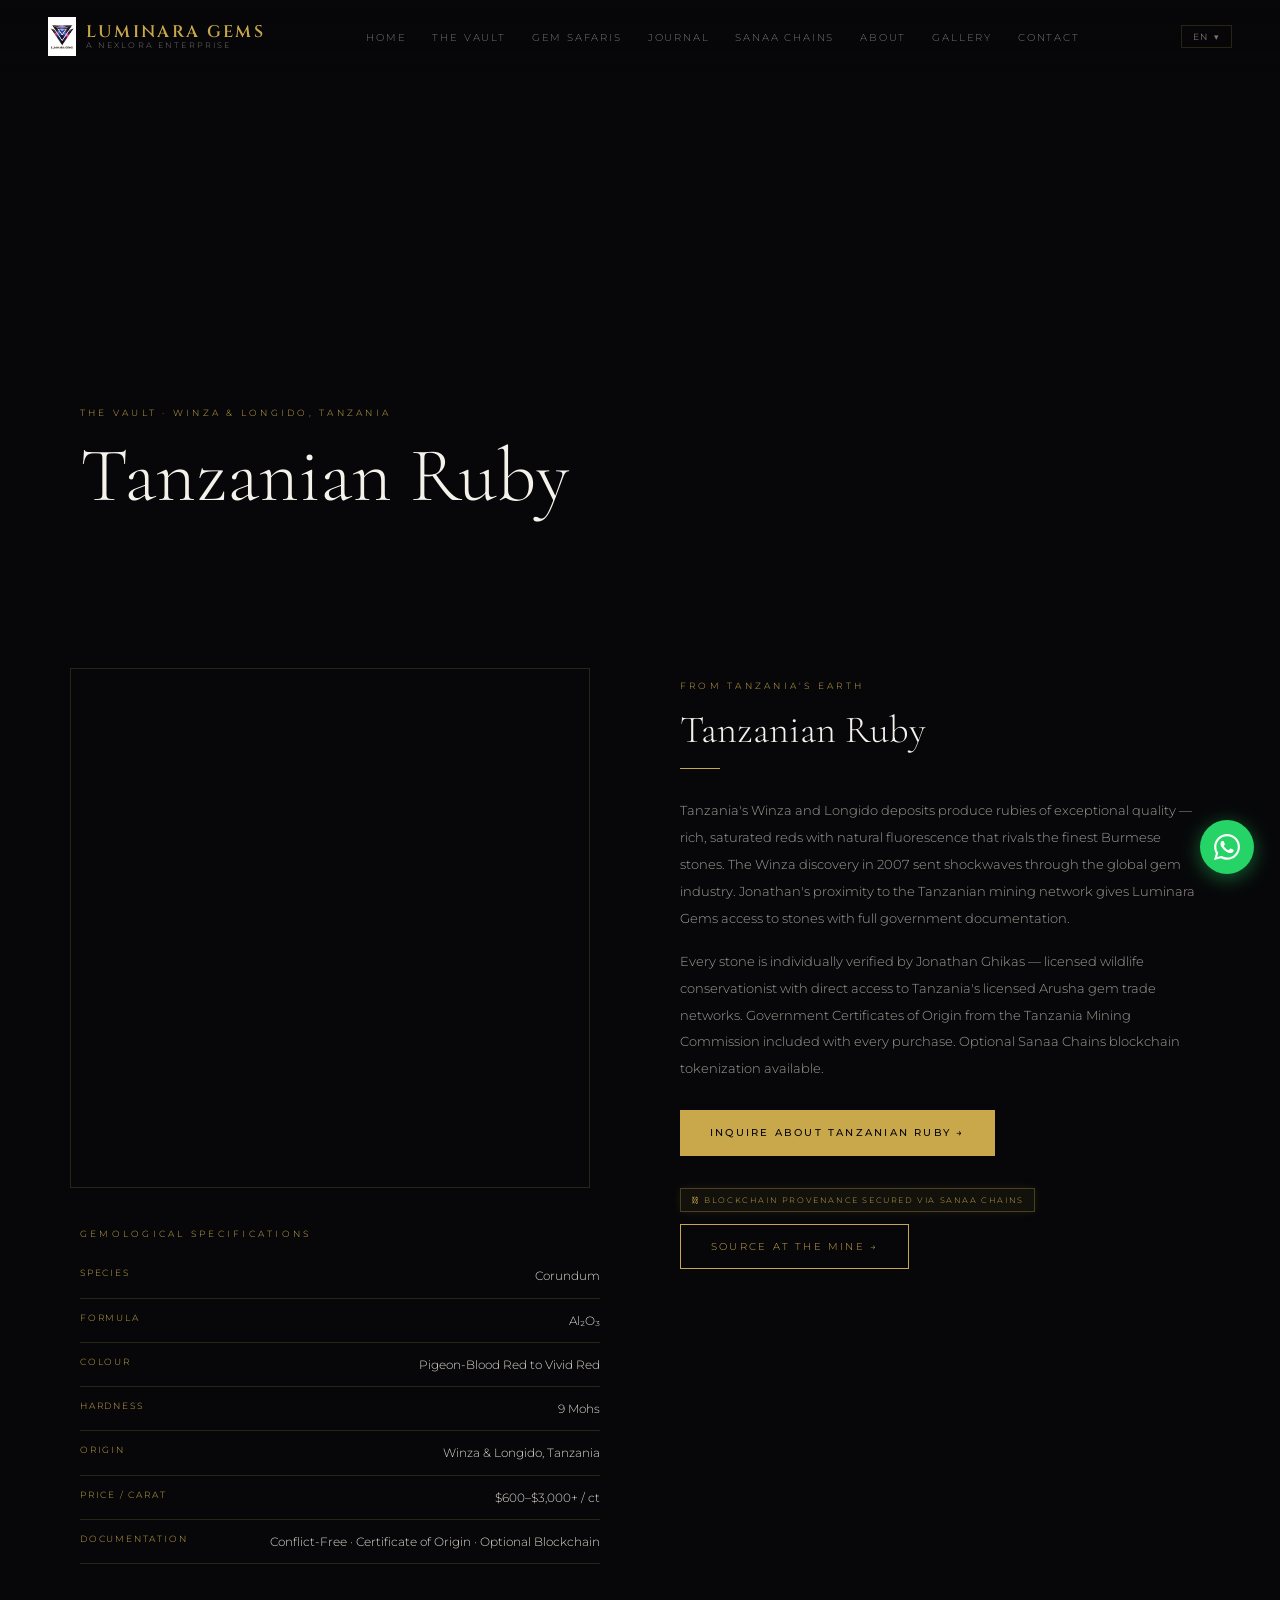
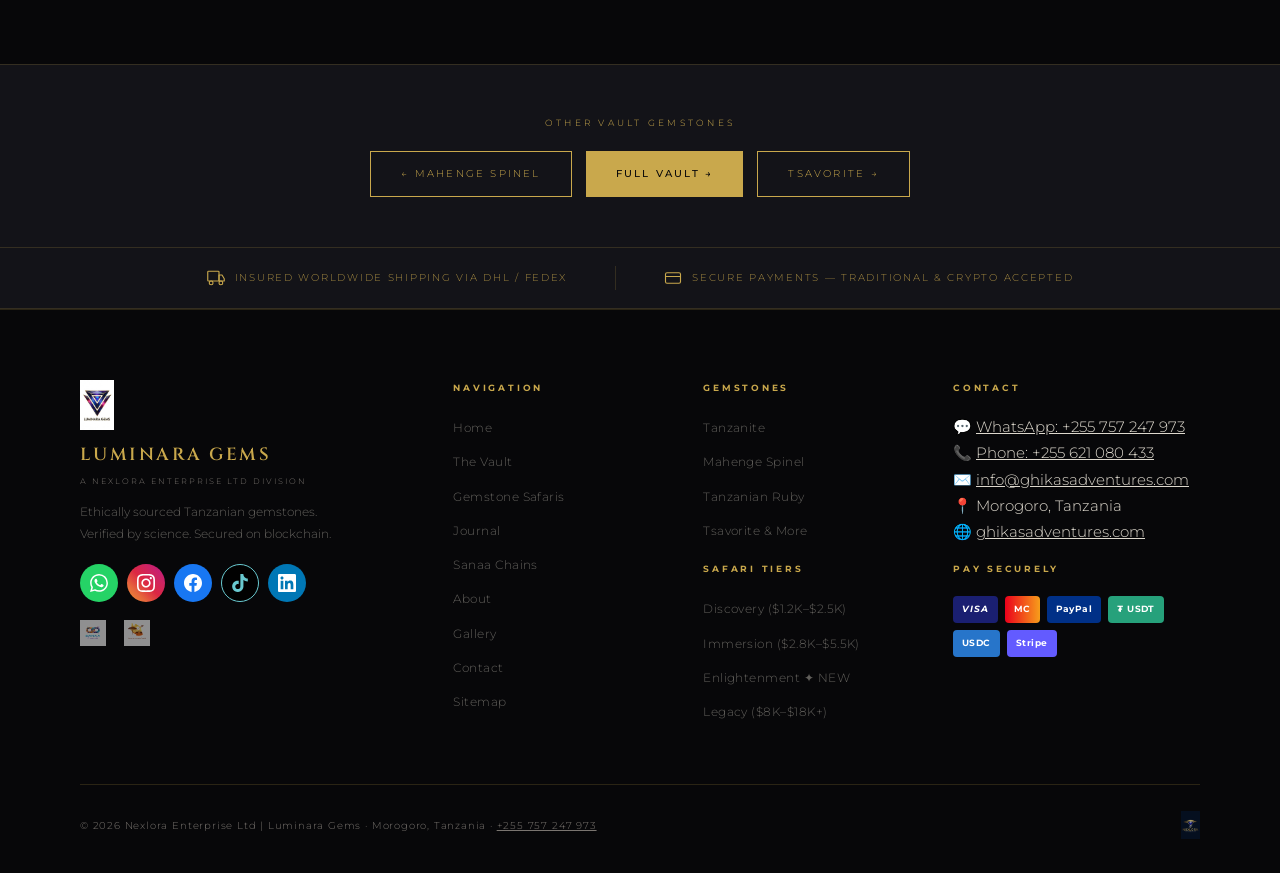
<file: ruby.html>
<!DOCTYPE html>
<html lang="en">
<head>
<meta charset="UTF-8"/><meta name="viewport" content="width=device-width,initial-scale=1.0"/>
<title>Tanzanian Ruby | Winza &amp; Longido, Tanzania | Luminara Gems</title>
<meta name="description" content="Luminara Gems — Ethical Tanzanian Gemstones"/>
<link rel="canonical" href="https://luminara.ghikasadventures.com/ruby.html"/>
  <link rel="icon" href="favicon.svg" type="image/svg+xml"/>
<link rel="preconnect" href="https://fonts.googleapis.com"/>
<link rel="preconnect" href="https://fonts.gstatic.com" crossorigin/>
<link href="https://fonts.googleapis.com/css2?family=Cormorant+Garamond:ital,wght@0,300;0,400;0,600;1,300;1,400&family=Montserrat:wght@300;400;500;600&family=Cinzel:wght@400;600;700&display=swap" rel="stylesheet"/>
<link rel="stylesheet" href="css/style.css"/>

</head>
<body>
<div id="page-loader"><div class="loader-gem"></div><div class="loader-text">LUMINARA</div><div class="loader-bar"><div class="loader-bar-fill"></div></div></div>
<nav id="mainNav">
<a href="index.html" class="nav-logo">
  <img src="images/logo-luminara.jpg" alt="Luminara Gems" class="nav-logo-img" onerror="this.style.display='none'"/>
  <div class="nav-logo-text"><span class="logo-main">LUMINARA GEMS</span><span class="logo-sub">A Nexlora Enterprise</span></div>
</a>
<ul class="nav-links"><li><a href="index.html" data-nk="h">Home</a></li><li><a href="vault.html" data-nk="v">The Vault</a></li><li><a href="gemstone-safaris.html" data-nk="s">Gem Safaris</a></li><li><a href="journal.html" data-nk="j">Journal</a></li><li><a href="sanaa-chains.html" data-nk="sc">Sanaa Chains</a></li><li><a href="about.html" data-nk="a">About</a></li><li><a href="gallery.html" data-nk="g">Gallery</a></li><li><a href="contact.html" data-nk="c">Contact</a></li></ul>
<div class="nav-right">
  <div class="lang-wrap">
    <button class="lang-toggle"><span class="lang-code">EN</span> &#9662;</button>
    <div class="lang-dropdown">
      <a href="#" data-lang="en">&#127468;&#127463; English</a>
      <a href="#" data-lang="fr">&#127467;&#127479; Fran&#231;ais</a>
      <a href="#" data-lang="de">&#127465;&#127466; Deutsch</a>
      <a href="#" data-lang="ru">&#127479;&#127482; &#1056;&#1091;&#1089;&#1089;&#1082;&#1080;&#1081;</a>
      <a href="#" data-lang="tr">&#127481;&#127479; T&#252;rk&#231;e</a>
    </div>
  </div>
  <button class="nav-burger" id="navBurger" aria-label="Menu"><span></span><span></span><span></span></button>
</div>
</nav>
<div class="mobile-menu" id="mobileMenu">
<a href="index.html" data-nk="h">Home</a>
<a href="vault.html" data-nk="v">The Vault</a>
<a href="gemstone-safaris.html" data-nk="s">Gem Safaris</a>
<a href="journal.html" data-nk="j">Journal</a>
<a href="sanaa-chains.html" data-nk="sc">Sanaa Chains</a>
<a href="about.html" data-nk="a">About</a>
<a href="gallery.html" data-nk="g">Gallery</a>
<a href="contact.html" data-nk="c">Contact</a>
<div class="mobile-divlogos">
  <img src="images/logo-luminara.jpg" alt="Luminara" onerror="this.style.display='none'"/>
  <img src="images/logo-ghikas.png" alt="Ghikas Adventures" onerror="this.style.display='none'"/>
  <img src="images/logo-sanaa-chains.png" alt="Sanaa Chains" onerror="this.style.display='none'"/>
</div>
</div>
<div class="page-hero" style="margin-top:74px;">
<div class="page-hero-bg" style="background-image:url('https://images.pexels.com/photos/15684180/pexels-photo-15684180.jpeg');"></div>
<div class="page-hero-content"><span class="section-label">The Vault &middot; Winza &amp; Longido, Tanzania</span><h1>Tanzanian Ruby</h1></div>
</div>
<section style="padding:100px 80px;">
<div style="display:grid;grid-template-columns:1fr 1fr;gap:80px;align-items:start;">
  <div>
    <div style="position:relative;" class="reveal-left">
      <img src="https://images.pexels.com/photos/15684180/pexels-photo-15684180.jpeg" alt="Tanzanian Ruby" loading="lazy" style="width:100%;aspect-ratio:1;object-fit:cover;display:block;" onerror="this.src='https://images.pexels.com/photos/15684180/pexels-photo-15684180.jpeg'"/>
      <div style="position:absolute;inset:-10px 10px 10px -10px;border:1px solid var(--border);z-index:-1;"></div>
    </div>
    <div style="margin-top:28px;" class="reveal">
      <span class="section-label" style="margin-bottom:12px;">Gemological Specifications</span>
      <div style="display:flex;justify-content:space-between;align-items:flex-start;padding:11px 0;border-bottom:1px solid var(--border);gap:12px;"><span style="font-size:.56rem;letter-spacing:.2em;text-transform:uppercase;color:var(--gold);flex-shrink:0;">Species</span><span style="font-size:.76rem;color:var(--text);text-align:right;">Corundum</span></div><div style="display:flex;justify-content:space-between;align-items:flex-start;padding:11px 0;border-bottom:1px solid var(--border);gap:12px;"><span style="font-size:.56rem;letter-spacing:.2em;text-transform:uppercase;color:var(--gold);flex-shrink:0;">Formula</span><span style="font-size:.76rem;color:var(--text);text-align:right;">Al&#x2082;O&#x2083;</span></div><div style="display:flex;justify-content:space-between;align-items:flex-start;padding:11px 0;border-bottom:1px solid var(--border);gap:12px;"><span style="font-size:.56rem;letter-spacing:.2em;text-transform:uppercase;color:var(--gold);flex-shrink:0;">Colour</span><span style="font-size:.76rem;color:var(--text);text-align:right;">Pigeon-Blood Red to Vivid Red</span></div><div style="display:flex;justify-content:space-between;align-items:flex-start;padding:11px 0;border-bottom:1px solid var(--border);gap:12px;"><span style="font-size:.56rem;letter-spacing:.2em;text-transform:uppercase;color:var(--gold);flex-shrink:0;">Hardness</span><span style="font-size:.76rem;color:var(--text);text-align:right;">9 Mohs</span></div><div style="display:flex;justify-content:space-between;align-items:flex-start;padding:11px 0;border-bottom:1px solid var(--border);gap:12px;"><span style="font-size:.56rem;letter-spacing:.2em;text-transform:uppercase;color:var(--gold);flex-shrink:0;">Origin</span><span style="font-size:.76rem;color:var(--text);text-align:right;">Winza &amp; Longido, Tanzania</span></div><div style="display:flex;justify-content:space-between;align-items:flex-start;padding:11px 0;border-bottom:1px solid var(--border);gap:12px;"><span style="font-size:.56rem;letter-spacing:.2em;text-transform:uppercase;color:var(--gold);flex-shrink:0;">Price / Carat</span><span style="font-size:.76rem;color:var(--text);text-align:right;">$600&#8211;$3,000+ / ct</span></div><div style="display:flex;justify-content:space-between;align-items:flex-start;padding:11px 0;border-bottom:1px solid var(--border);gap:12px;"><span style="font-size:.56rem;letter-spacing:.2em;text-transform:uppercase;color:var(--gold);flex-shrink:0;">Documentation</span><span style="font-size:.76rem;color:var(--text);text-align:right;">Conflict-Free · Certificate of Origin · Optional Blockchain</span></div>
    </div>
  </div>
  <div class="reveal-right">
    <span class="section-label">From Tanzania's Earth</span>
    <h2 class="section-title" style="font-size:2.4rem;">Tanzanian Ruby</h2>
    <div class="gold-line"></div>
    <p style="font-size:.84rem;color:rgba(221,216,205,.72);line-height:2;margin-bottom:16px;">Tanzania's Winza and Longido deposits produce rubies of exceptional quality &mdash; rich, saturated reds with natural fluorescence that rivals the finest Burmese stones. The Winza discovery in 2007 sent shockwaves through the global gem industry. Jonathan's proximity to the Tanzanian mining network gives Luminara Gems access to stones with full government documentation.</p>
    <p style="font-size:.84rem;color:rgba(221,216,205,.72);line-height:2;margin-bottom:28px;">Every stone is individually verified by Jonathan Ghikas — licensed wildlife conservationist with direct access to Tanzania's licensed Arusha gem trade networks. Government Certificates of Origin from the Tanzania Mining Commission included with every purchase. Optional Sanaa Chains blockchain tokenization available.</p>
    <div style="display:flex;gap:12px;flex-wrap:wrap;">
      <a href="contact.html?gem=ruby" class="btn-gold">Inquire About Tanzanian Ruby &#8594;</a><div style="margin-top:12px;display:flex;justify-content:center;"><span class="blockchain-badge">&#x26D3; Blockchain Provenance Secured via Sanaa Chains</span></div>
      <a href="gemstone-safaris.html" class="btn-outline">Source at the Mine &#8594;</a>
    </div>
  </div>
</div>
</section>
<section style="background:var(--bg2);padding:50px 80px;border-top:1px solid var(--border);text-align:center;">
  <span class="section-label reveal" style="display:block;margin-bottom:20px;">Other Vault Gemstones</span>
  <div style="display:flex;gap:14px;justify-content:center;flex-wrap:wrap;" class="reveal">
    <a href="mahenge-spinel.html" class="btn-outline">&#8592; Mahenge Spinel</a>
    <a href="vault.html" class="btn-gold">Full Vault &#8594;</a>
    <a href="tsavorite.html" class="btn-outline">Tsavorite &#8594;</a>
  </div>
</section>
<!-- GLOBAL LOGISTICS BAR -->
<div class="logistics-bar">
  <div class="logistics-item">
    <svg width="18" height="18" viewBox="0 0 24 24" fill="none" stroke="var(--gold)" stroke-width="1.5" stroke-linecap="round" stroke-linejoin="round"><rect x="1" y="3" width="15" height="13" rx="1"/><path d="M16 8h4l3 5v3h-7V8z"/><circle cx="5.5" cy="18.5" r="2.5"/><circle cx="18.5" cy="18.5" r="2.5"/></svg>
    <span>Insured Worldwide Shipping via DHL / FedEx</span>
  </div>
  <div class="logistics-divider"></div>
  <div class="logistics-item">
    <svg width="18" height="18" viewBox="0 0 24 24" fill="none" stroke="var(--gold)" stroke-width="1.5" stroke-linecap="round" stroke-linejoin="round"><rect x="2" y="5" width="20" height="14" rx="2"/><line x1="2" y1="10" x2="22" y2="10"/></svg>
    <span>Secure Payments — Traditional &amp; Crypto Accepted</span>
  </div>
</div>
<footer>
<div class="footer-grid">
<div class="footer-brand">
  <img src="images/logo-luminara.jpg" alt="Luminara Gems" class="brand-logo" onerror="this.style.display='none'"/>
  <div class="brand-name">LUMINARA GEMS</div>
  <div class="brand-sub">A Nexlora Enterprise Ltd Division</div>
  <p>Ethically sourced Tanzanian gemstones. Verified by science. Secured on blockchain.</p>
  <div class="footer-social">
    <a href="https://wa.me/255757247973" class="social-icon si-whatsapp" title="WhatsApp" target="_blank" rel="noopener"><svg viewBox="0 0 24 24" fill="white" width="18" height="18"><path d="M17.472 14.382c-.297-.149-1.758-.867-2.03-.967-.273-.099-.471-.148-.67.15-.197.297-.767.966-.94 1.164-.173.199-.347.223-.644.075-.297-.15-1.255-.463-2.39-1.475-.883-.788-1.48-1.761-1.653-2.059-.173-.297-.018-.458.13-.606.134-.133.298-.347.446-.52.149-.174.198-.298.298-.497.099-.198.05-.371-.025-.52-.075-.149-.669-1.612-.916-2.207-.242-.579-.487-.5-.669-.51-.173-.008-.371-.01-.57-.01-.198 0-.52.074-.792.372-.272.297-1.04 1.016-1.04 2.479 0 1.462 1.065 2.875 1.213 3.074.149.198 2.096 3.2 5.077 4.487.709.306 1.262.489 1.694.625.712.227 1.36.195 1.871.118.571-.085 1.758-.719 2.006-1.413.248-.694.248-1.289.173-1.413-.074-.124-.272-.198-.57-.347m-5.421 7.403h-.004a9.87 9.87 0 01-5.031-1.378l-.361-.214-3.741.982.998-3.648-.235-.374a9.86 9.86 0 01-1.51-5.26c.001-5.45 4.436-9.884 9.888-9.884 2.64 0 5.122 1.03 6.988 2.898a9.825 9.825 0 012.893 6.994c-.003 5.45-4.437 9.884-9.885 9.884m8.413-18.297A11.815 11.815 0 0012.05 0C5.495 0 .16 5.335.157 11.892c0 2.096.547 4.142 1.588 5.945L.057 24l6.305-1.654a11.882 11.882 0 005.683 1.448h.005c6.554 0 11.89-5.335 11.893-11.893a11.821 11.821 0 00-3.48-8.413z"/></svg></a>
    <a href="https://www.instagram.com/ghikasj?igsh=MXJjd2VmM2JzYjIxeg==" class="social-icon si-instagram" title="Instagram" target="_blank" rel="noopener"><svg viewBox="0 0 24 24" fill="white" width="18" height="18"><path d="M12 2.163c3.204 0 3.584.012 4.85.07 3.252.148 4.771 1.691 4.919 4.919.058 1.265.069 1.645.069 4.849 0 3.205-.012 3.584-.069 4.849-.149 3.225-1.664 4.771-4.919 4.919-1.266.058-1.644.07-4.85.07-3.204 0-3.584-.012-4.849-.07-3.26-.149-4.771-1.699-4.919-4.92-.058-1.265-.07-1.644-.07-4.849 0-3.204.013-3.583.07-4.849.149-3.227 1.664-4.771 4.919-4.919 1.266-.057 1.645-.069 4.849-.069zm0-2.163c-3.259 0-3.667.014-4.947.072-4.358.2-6.78 2.618-6.98 6.98-.059 1.281-.073 1.689-.073 4.948 0 3.259.014 3.668.072 4.948.2 4.358 2.618 6.78 6.98 6.98 1.281.058 1.689.072 4.948.072 3.259 0 3.668-.014 4.948-.072 4.354-.2 6.782-2.618 6.979-6.98.059-1.28.073-1.689.073-4.948 0-3.259-.014-3.667-.072-4.947-.196-4.354-2.617-6.78-6.979-6.98-1.281-.059-1.69-.073-4.949-.073zm0 5.838c-3.403 0-6.162 2.759-6.162 6.162s2.759 6.163 6.162 6.163 6.162-2.759 6.162-6.163c0-3.403-2.759-6.162-6.162-6.162zm0 10.162c-2.209 0-4-1.79-4-4 0-2.209 1.791-4 4-4s4 1.791 4 4c0 2.21-1.791 4-4 4zm6.406-11.845c-.796 0-1.441.645-1.441 1.44s.645 1.44 1.441 1.44c.795 0 1.439-.645 1.439-1.44s-.644-1.44-1.439-1.44z"/></svg></a>
    <a href="https://www.facebook.com/profile.php?id=61565962711465" class="social-icon si-facebook" title="Facebook" target="_blank" rel="noopener"><svg viewBox="0 0 24 24" fill="white" width="18" height="18"><path d="M24 12.073c0-6.627-5.373-12-12-12s-12 5.373-12 12c0 5.99 4.388 10.954 10.125 11.854v-8.385H7.078v-3.47h3.047V9.43c0-3.007 1.792-4.669 4.533-4.669 1.312 0 2.686.235 2.686.235v2.953H15.83c-1.491 0-1.956.925-1.956 1.874v2.25h3.328l-.532 3.47h-2.796v8.385C19.612 23.027 24 18.062 24 12.073z"/></svg></a>
    <a href="https://vm.tiktok.com/ZS9La6Xcxgpsq-iOf7E/" class="social-icon si-tiktok" title="TikTok" target="_blank" rel="noopener"><svg viewBox="0 0 24 24" fill="#69C9D0" width="18" height="18"><path d="M12.525.02c1.31-.02 2.61-.01 3.91-.02.08 1.53.63 3.09 1.75 4.17 1.12 1.11 2.7 1.62 4.24 1.79v4.03c-1.44-.05-2.89-.35-4.2-.97-.57-.26-1.1-.59-1.62-.93-.01 2.92.01 5.84-.02 8.75-.08 1.4-.54 2.79-1.35 3.94-1.31 1.92-3.58 3.17-5.91 3.21-1.43.08-2.86-.31-4.08-1.03-2.02-1.19-3.44-3.37-3.65-5.71-.02-.5-.03-1-.01-1.49.18-1.9 1.12-3.72 2.58-4.96 1.66-1.44 3.98-2.13 6.15-1.72.02 1.48-.04 2.96-.04 4.44-.99-.32-2.15-.23-3.02.37-.63.41-1.11 1.04-1.36 1.75-.21.51-.15 1.07-.14 1.61.24 1.64 1.82 3.02 3.5 2.87 1.12-.01 2.19-.66 2.77-1.61.19-.33.4-.67.41-1.06.1-1.79.06-3.57.07-5.36.01-4.03-.01-8.05.02-12.07z"/></svg></a>
    <a href="https://www.linkedin.com/in/jonathan-ghikas-509592190" class="social-icon si-linkedin" title="LinkedIn" target="_blank" rel="noopener"><svg viewBox="0 0 24 24" fill="white" width="18" height="18"><path d="M20.447 20.452h-3.554v-5.569c0-1.328-.027-3.037-1.852-3.037-1.853 0-2.136 1.445-2.136 2.939v5.667H9.351V9h3.414v1.561h.046c.477-.9 1.637-1.85 3.37-1.85 3.601 0 4.267 2.37 4.267 5.455v6.286zM5.337 7.433c-1.144 0-2.063-.926-2.063-2.065 0-1.138.92-2.063 2.063-2.063 1.14 0 2.064.925 2.064 2.063 0 1.139-.925 2.065-2.064 2.065zm1.782 13.019H3.555V9h3.564v11.452zM22.225 0H1.771C.792 0 0 .774 0 1.729v20.542C0 23.227.792 24 1.771 24h20.451C23.2 24 24 23.227 24 22.271V1.729C24 .774 23.2 0 22.222 0h.003z"/></svg></a>
  </div>
  <div class="footer-division-logos">
    <a href="https://ghikasadventures.com" target="_blank" rel="noopener"><img src="images/logo-ghikas.png" alt="Ghikas Adventures" onerror="this.style.display='none'"/></a>
    <a href="sanaa-chains.html"><img src="images/logo-sanaa-chains.png" alt="Sanaa Chains" onerror="this.style.display='none'"/></a>
  </div>
</div>
<div class="footer-col"><h4>Navigation</h4><ul>
  <li><a href="index.html">Home</a></li><li><a href="vault.html">The Vault</a></li>
  <li><a href="gemstone-safaris.html">Gemstone Safaris</a></li><li><a href="journal.html">Journal</a></li>
  <li><a href="sanaa-chains.html">Sanaa Chains</a></li><li><a href="about.html">About</a></li>
  <li><a href="gallery.html">Gallery</a></li><li><a href="contact.html">Contact</a></li>
  <li><a href="sitemap.html">Sitemap</a></li>
</ul></div>
<div class="footer-col"><h4>Gemstones</h4><ul>
  <li><a href="tanzanite.html">Tanzanite</a></li><li><a href="mahenge-spinel.html">Mahenge Spinel</a></li>
  <li><a href="ruby.html">Tanzanian Ruby</a></li><li><a href="tsavorite.html">Tsavorite &amp; More</a></li>
</ul>
<h4 style="margin-top:18px;">Safari Tiers</h4><ul>
  <li><a href="gemstone-safaris.html#discovery">Discovery ($1.2K&#8211;$2.5K)</a></li>
  <li><a href="gemstone-safaris.html#immersion">Immersion ($2.8K&#8211;$5.5K)</a></li>
  <li><a href="gemstone-safaris.html#enlightenment">Enlightenment &#10022; NEW</a></li>
  <li><a href="gemstone-safaris.html#legacy">Legacy ($8K&#8211;$18K+)</a></li>
</ul></div>
<div class="footer-col"><h4>Contact</h4>
  <p>&#x1F4AC; <a href="https://wa.me/255757247973" target="_blank">WhatsApp: +255 757 247 973</a></p>
  <p>&#x1F4DE; <a href="tel:+255 621 080 433">Phone: +255 621 080 433</a></p>
  <p>&#x2709;&#xFE0F; <a href="mailto:info@ghikasadventures.com">info@ghikasadventures.com</a></p>
  <p>&#x1F4CD; Morogoro, Tanzania</p>
  <p>&#x1F310; <a href="https://ghikasadventures.com" target="_blank">ghikasadventures.com</a></p>
  <h4 style="margin-top:16px;">Pay Securely</h4>
  <div class="payment-icons">
    <div class="pay-icon pay-visa">VISA</div><div class="pay-icon pay-mc">MC</div>
    <div class="pay-icon pay-paypal">PayPal</div><div class="pay-icon pay-usdt">&#x20AE; USDT</div>
    <div class="pay-icon pay-usdc">USDC</div><div class="pay-icon pay-stripe">Stripe</div>
  </div>
</div>
</div>
<div class="footer-bottom">
  <p>© 2026 Nexlora Enterprise Ltd | Luminara Gems · Morogoro, Tanzania &middot; <a href="https://wa.me/255757247973" target="_blank" style="color:inherit;">+255 757 247 973</a></p>
  <a href="index.html"><img src="images/logo-nexlora.jpg" alt="Nexlora" class="footer-nexlora-logo" onerror="this.style.display='none'"/></a>
</div>
</footer>
<a href="https://wa.me/255757247973" class="whatsapp-float" target="_blank" rel="noopener" title="Chat on WhatsApp"><svg viewBox="0 0 24 24" fill="white" width="26" height="26"><path d="M17.472 14.382c-.297-.149-1.758-.867-2.03-.967-.273-.099-.471-.148-.67.15-.197.297-.767.966-.94 1.164-.173.199-.347.223-.644.075-.297-.15-1.255-.463-2.39-1.475-.883-.788-1.48-1.761-1.653-2.059-.173-.297-.018-.458.13-.606.134-.133.298-.347.446-.52.149-.174.198-.298.298-.497.099-.198.05-.371-.025-.52-.075-.149-.669-1.612-.916-2.207-.242-.579-.487-.5-.669-.51-.173-.008-.371-.01-.57-.01-.198 0-.52.074-.792.372-.272.297-1.04 1.016-1.04 2.479 0 1.462 1.065 2.875 1.213 3.074.149.198 2.096 3.2 5.077 4.487.709.306 1.262.489 1.694.625.712.227 1.36.195 1.871.118.571-.085 1.758-.719 2.006-1.413.248-.694.248-1.289.173-1.413-.074-.124-.272-.198-.57-.347m-5.421 7.403h-.004a9.87 9.87 0 01-5.031-1.378l-.361-.214-3.741.982.998-3.648-.235-.374a9.86 9.86 0 01-1.51-5.26c.001-5.45 4.436-9.884 9.888-9.884 2.64 0 5.122 1.03 6.988 2.898a9.825 9.825 0 012.893 6.994c-.003 5.45-4.437 9.884-9.885 9.884m8.413-18.297A11.815 11.815 0 0012.05 0C5.495 0 .16 5.335.157 11.892c0 2.096.547 4.142 1.588 5.945L.057 24l6.305-1.654a11.882 11.882 0 005.683 1.448h.005c6.554 0 11.89-5.335 11.893-11.893a11.821 11.821 0 00-3.48-8.413z"/></svg></a>
<script src="js/main.js"></script>
</body>
</html>
</file>
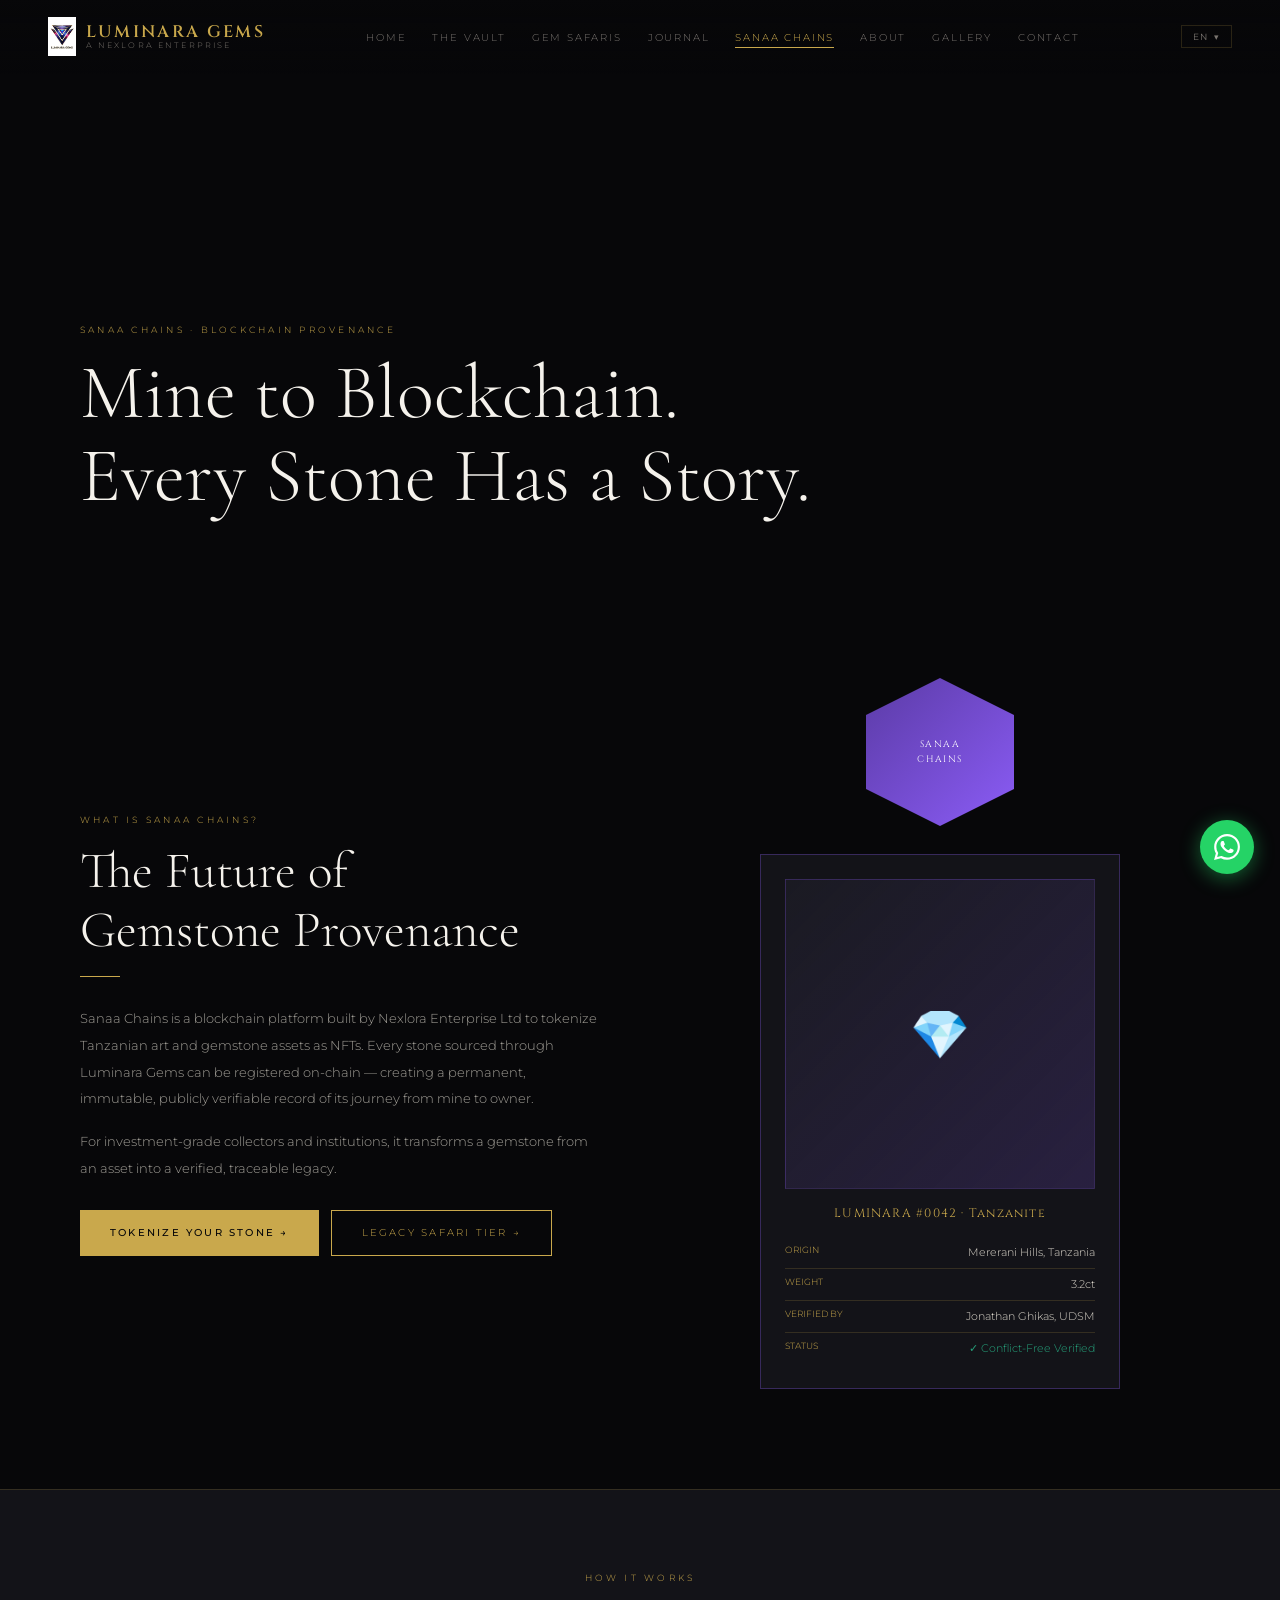
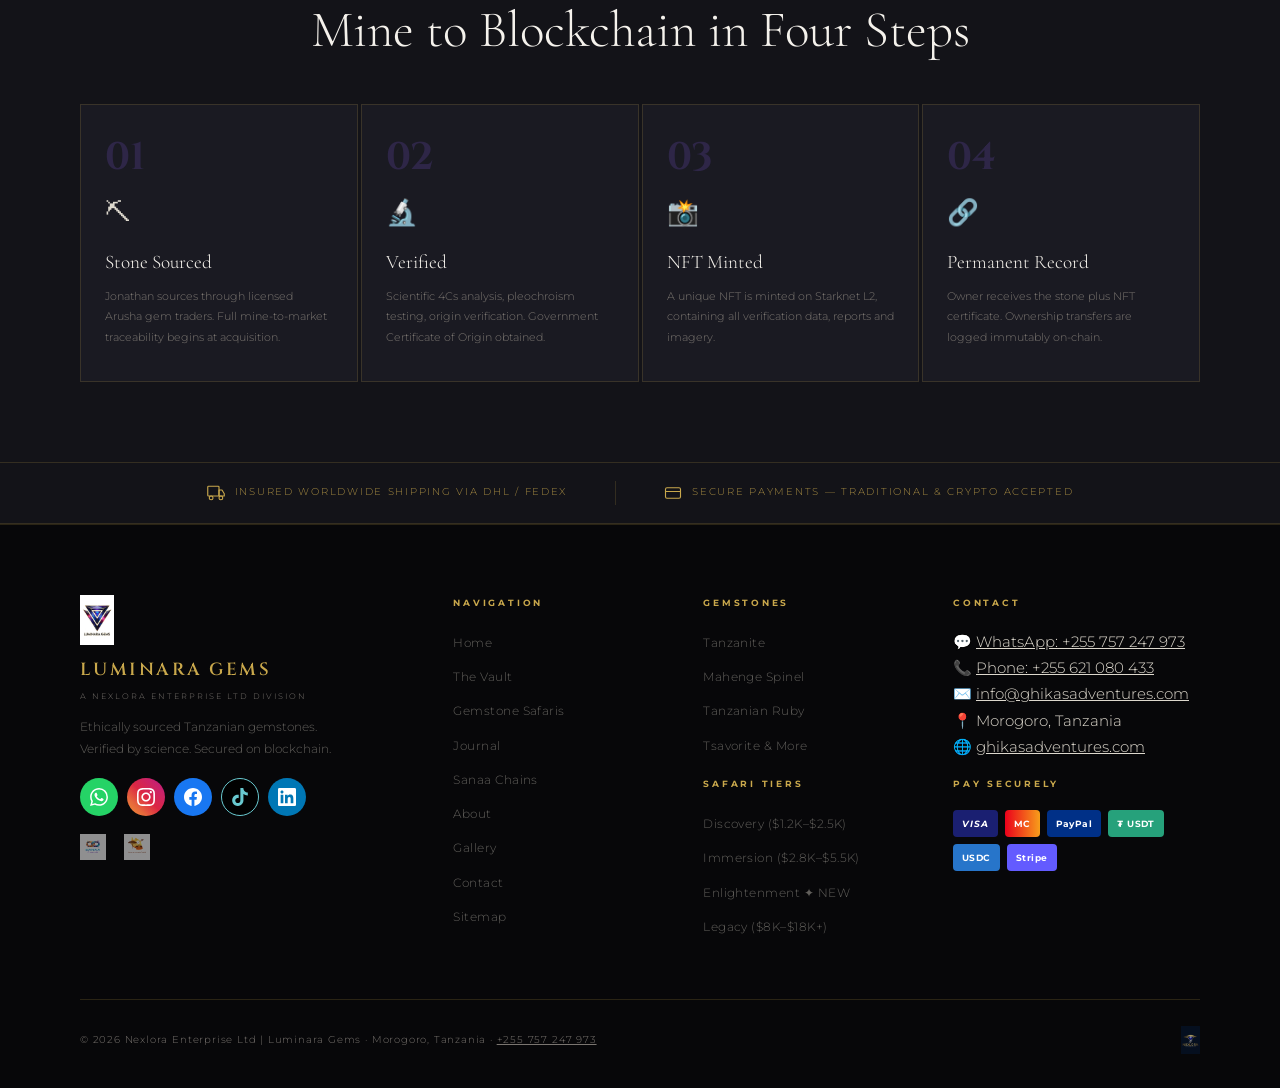
<file: sanaa-chains.html>
<!DOCTYPE html>
<html lang="en">
<head>
<meta charset="UTF-8"/><meta name="viewport" content="width=device-width,initial-scale=1.0"/>
<title>Sanaa Chains | Blockchain Provenance | Luminara Gems</title>
<meta name="description" content="Luminara Gems — Ethical Tanzanian Gemstones"/>
<link rel="canonical" href="https://luminara.ghikasadventures.com/sanaa-chains.html"/>
  <link rel="icon" href="favicon.svg" type="image/svg+xml"/>
<link rel="preconnect" href="https://fonts.googleapis.com"/>
<link rel="preconnect" href="https://fonts.gstatic.com" crossorigin/>
<link href="https://fonts.googleapis.com/css2?family=Cormorant+Garamond:ital,wght@0,300;0,400;0,600;1,300;1,400&family=Montserrat:wght@300;400;500;600&family=Cinzel:wght@400;600;700&display=swap" rel="stylesheet"/>
<link rel="stylesheet" href="css/style.css"/>

</head>
<body>
<div id="page-loader"><div class="loader-gem"></div><div class="loader-text">LUMINARA</div><div class="loader-bar"><div class="loader-bar-fill"></div></div></div>
<nav id="mainNav">
<a href="index.html" class="nav-logo">
  <img src="images/logo-luminara.jpg" alt="Luminara Gems" class="nav-logo-img" onerror="this.style.display='none'"/>
  <div class="nav-logo-text"><span class="logo-main">LUMINARA GEMS</span><span class="logo-sub">A Nexlora Enterprise</span></div>
</a>
<ul class="nav-links"><li><a href="index.html" data-nk="h">Home</a></li><li><a href="vault.html" data-nk="v">The Vault</a></li><li><a href="gemstone-safaris.html" data-nk="s">Gem Safaris</a></li><li><a href="journal.html" data-nk="j">Journal</a></li><li><a href="sanaa-chains.html" data-nk="sc" class="active">Sanaa Chains</a></li><li><a href="about.html" data-nk="a">About</a></li><li><a href="gallery.html" data-nk="g">Gallery</a></li><li><a href="contact.html" data-nk="c">Contact</a></li></ul>
<div class="nav-right">
  <div class="lang-wrap">
    <button class="lang-toggle"><span class="lang-code">EN</span> &#9662;</button>
    <div class="lang-dropdown">
      <a href="#" data-lang="en">&#127468;&#127463; English</a>
      <a href="#" data-lang="fr">&#127467;&#127479; Fran&#231;ais</a>
      <a href="#" data-lang="de">&#127465;&#127466; Deutsch</a>
      <a href="#" data-lang="ru">&#127479;&#127482; &#1056;&#1091;&#1089;&#1089;&#1082;&#1080;&#1081;</a>
      <a href="#" data-lang="tr">&#127481;&#127479; T&#252;rk&#231;e</a>
    </div>
  </div>
  <button class="nav-burger" id="navBurger" aria-label="Menu"><span></span><span></span><span></span></button>
</div>
</nav>
<div class="mobile-menu" id="mobileMenu">
<a href="index.html" data-nk="h">Home</a>
<a href="vault.html" data-nk="v">The Vault</a>
<a href="gemstone-safaris.html" data-nk="s">Gem Safaris</a>
<a href="journal.html" data-nk="j">Journal</a>
<a href="sanaa-chains.html" data-nk="sc">Sanaa Chains</a>
<a href="about.html" data-nk="a">About</a>
<a href="gallery.html" data-nk="g">Gallery</a>
<a href="contact.html" data-nk="c">Contact</a>
<div class="mobile-divlogos">
  <img src="images/logo-luminara.jpg" alt="Luminara" onerror="this.style.display='none'"/>
  <img src="images/logo-ghikas.png" alt="Ghikas Adventures" onerror="this.style.display='none'"/>
  <img src="images/logo-sanaa-chains.png" alt="Sanaa Chains" onerror="this.style.display='none'"/>
</div>
</div>
<div class="page-hero" style="margin-top:74px;">
<div class="page-hero-bg" style="background-image:url('https://i.postimg.cc/NMSwwfmz/image-18.jpg');"></div>
<div class="page-hero-content"><span class="section-label">Sanaa Chains &middot; Blockchain Provenance</span><h1>Mine to Blockchain.<br/>Every Stone Has a Story.</h1></div>
</div>
<section style="padding:100px 80px;">
<div style="display:grid;grid-template-columns:1fr 1fr;gap:80px;align-items:center;">
<div>
<span class="section-label reveal">What Is Sanaa Chains?</span>
<h2 class="section-title reveal">The Future of<br/>Gemstone Provenance</h2>
<div class="gold-line"></div>
<p style="font-size:.84rem;color:rgba(221,216,205,.72);line-height:2;margin-bottom:16px;" class="reveal">Sanaa Chains is a blockchain platform built by Nexlora Enterprise Ltd to tokenize Tanzanian art and gemstone assets as NFTs. Every stone sourced through Luminara Gems can be registered on-chain &mdash; creating a permanent, immutable, publicly verifiable record of its journey from mine to owner.</p>
<p style="font-size:.84rem;color:rgba(221,216,205,.72);line-height:2;margin-bottom:28px;" class="reveal">For investment-grade collectors and institutions, it transforms a gemstone from an asset into a verified, traceable legacy.</p>
<div style="display:flex;gap:12px;flex-wrap:wrap;" class="reveal">
<a href="contact.html" class="btn-gold">Tokenize Your Stone &#8594;</a>
<a href="gemstone-safaris.html#legacy" class="btn-outline">Legacy Safari Tier &#8594;</a>
</div>
</div>
<div style="text-align:center;" class="reveal">
<div style="width:148px;height:148px;background:linear-gradient(135deg,#5b3ba6,#8b5cf6);clip-path:polygon(50% 0%,100% 25%,100% 75%,50% 100%,0% 75%,0% 25%);display:flex;align-items:center;justify-content:center;animation:hexSpin 9s linear infinite;margin:0 auto 28px;"><div style="font-family:'Cinzel',serif;font-size:.58rem;letter-spacing:.15em;color:#fff;animation:hexSpin 9s linear infinite reverse;text-align:center;line-height:1.6;">SANAA<br/>CHAINS</div></div>
<style>@keyframes hexSpin{from{transform:rotate(0deg)}to{transform:rotate(360deg)}}</style>
<div style="background:var(--bg2);border:1px solid rgba(139,92,246,.3);padding:24px;max-width:360px;margin:0 auto;">
<div style="width:100%;aspect-ratio:1;background:linear-gradient(135deg,var(--bg3),rgba(139,92,246,.18));display:flex;align-items:center;justify-content:center;margin-bottom:14px;border:1px solid rgba(139,92,246,.2);font-size:3rem;">&#x1F48E;</div>
<div style="font-family:'Cinzel',serif;font-size:.76rem;letter-spacing:.1em;color:var(--gold);margin-bottom:13px;">LUMINARA #0042 &middot; Tanzanite</div>
<div style="display:flex;justify-content:space-between;padding:6px 0;border-bottom:1px solid var(--border);font-size:.68rem;"><span style="color:var(--gold);font-size:.54rem;text-transform:uppercase;">Origin</span><span>Mererani Hills, Tanzania</span></div>
<div style="display:flex;justify-content:space-between;padding:6px 0;border-bottom:1px solid var(--border);font-size:.68rem;"><span style="color:var(--gold);font-size:.54rem;text-transform:uppercase;">Weight</span><span>3.2ct</span></div>
<div style="display:flex;justify-content:space-between;padding:6px 0;border-bottom:1px solid var(--border);font-size:.68rem;"><span style="color:var(--gold);font-size:.54rem;text-transform:uppercase;">Verified By</span><span>Jonathan Ghikas, UDSM</span></div>
<div style="display:flex;justify-content:space-between;padding:6px 0;font-size:.68rem;"><span style="color:var(--gold);font-size:.54rem;text-transform:uppercase;">Status</span><span style="color:#26A17B;">&#x2713; Conflict-Free Verified</span></div>
</div>
</div>
</div>
</section>
<section style="padding:80px;background:var(--bg2);border-top:1px solid var(--border);">
<span class="section-label reveal" style="display:block;text-align:center;">How It Works</span>
<h2 class="section-title reveal" style="text-align:center;">Mine to Blockchain in Four Steps</h2>
<div style="display:grid;grid-template-columns:repeat(4,1fr);gap:3px;margin-top:44px;"><div style="background:var(--bg3);border:1px solid var(--border);padding:34px 24px;" class="reveal"><div style="font-family:'Cinzel',serif;font-size:2.4rem;font-weight:700;color:rgba(139,92,246,.18);line-height:1;margin-bottom:13px;">01</div><div style="font-size:1.6rem;margin-bottom:11px;">&#9935;</div><h3 style="font-family:'Cormorant Garamond',serif;font-size:1.2rem;font-weight:300;color:var(--white);margin-bottom:7px;">Stone Sourced</h3><p style="font-size:.7rem;color:var(--muted);line-height:1.8;">Jonathan sources through licensed Arusha gem traders. Full mine-to-market traceability begins at acquisition.</p></div><div style="background:var(--bg3);border:1px solid var(--border);padding:34px 24px;" class="reveal"><div style="font-family:'Cinzel',serif;font-size:2.4rem;font-weight:700;color:rgba(139,92,246,.18);line-height:1;margin-bottom:13px;">02</div><div style="font-size:1.6rem;margin-bottom:11px;">&#x1F52C;</div><h3 style="font-family:'Cormorant Garamond',serif;font-size:1.2rem;font-weight:300;color:var(--white);margin-bottom:7px;">Verified</h3><p style="font-size:.7rem;color:var(--muted);line-height:1.8;">Scientific 4Cs analysis, pleochroism testing, origin verification. Government Certificate of Origin obtained.</p></div><div style="background:var(--bg3);border:1px solid var(--border);padding:34px 24px;" class="reveal"><div style="font-family:'Cinzel',serif;font-size:2.4rem;font-weight:700;color:rgba(139,92,246,.18);line-height:1;margin-bottom:13px;">03</div><div style="font-size:1.6rem;margin-bottom:11px;">&#x1F4F8;</div><h3 style="font-family:'Cormorant Garamond',serif;font-size:1.2rem;font-weight:300;color:var(--white);margin-bottom:7px;">NFT Minted</h3><p style="font-size:.7rem;color:var(--muted);line-height:1.8;">A unique NFT is minted on Starknet L2, containing all verification data, reports and imagery.</p></div><div style="background:var(--bg3);border:1px solid var(--border);padding:34px 24px;" class="reveal"><div style="font-family:'Cinzel',serif;font-size:2.4rem;font-weight:700;color:rgba(139,92,246,.18);line-height:1;margin-bottom:13px;">04</div><div style="font-size:1.6rem;margin-bottom:11px;">&#x1F517;</div><h3 style="font-family:'Cormorant Garamond',serif;font-size:1.2rem;font-weight:300;color:var(--white);margin-bottom:7px;">Permanent Record</h3><p style="font-size:.7rem;color:var(--muted);line-height:1.8;">Owner receives the stone plus NFT certificate. Ownership transfers are logged immutably on-chain.</p></div></div></section>
<!-- GLOBAL LOGISTICS BAR -->
<div class="logistics-bar">
  <div class="logistics-item">
    <svg width="18" height="18" viewBox="0 0 24 24" fill="none" stroke="var(--gold)" stroke-width="1.5" stroke-linecap="round" stroke-linejoin="round"><rect x="1" y="3" width="15" height="13" rx="1"/><path d="M16 8h4l3 5v3h-7V8z"/><circle cx="5.5" cy="18.5" r="2.5"/><circle cx="18.5" cy="18.5" r="2.5"/></svg>
    <span>Insured Worldwide Shipping via DHL / FedEx</span>
  </div>
  <div class="logistics-divider"></div>
  <div class="logistics-item">
    <svg width="18" height="18" viewBox="0 0 24 24" fill="none" stroke="var(--gold)" stroke-width="1.5" stroke-linecap="round" stroke-linejoin="round"><rect x="2" y="5" width="20" height="14" rx="2"/><line x1="2" y1="10" x2="22" y2="10"/></svg>
    <span>Secure Payments — Traditional &amp; Crypto Accepted</span>
  </div>
</div>
<footer>
<div class="footer-grid">
<div class="footer-brand">
  <img src="images/logo-luminara.jpg" alt="Luminara Gems" class="brand-logo" onerror="this.style.display='none'"/>
  <div class="brand-name">LUMINARA GEMS</div>
  <div class="brand-sub">A Nexlora Enterprise Ltd Division</div>
  <p>Ethically sourced Tanzanian gemstones. Verified by science. Secured on blockchain.</p>
  <div class="footer-social">
    <a href="https://wa.me/255757247973" class="social-icon si-whatsapp" title="WhatsApp" target="_blank" rel="noopener"><svg viewBox="0 0 24 24" fill="white" width="18" height="18"><path d="M17.472 14.382c-.297-.149-1.758-.867-2.03-.967-.273-.099-.471-.148-.67.15-.197.297-.767.966-.94 1.164-.173.199-.347.223-.644.075-.297-.15-1.255-.463-2.39-1.475-.883-.788-1.48-1.761-1.653-2.059-.173-.297-.018-.458.13-.606.134-.133.298-.347.446-.52.149-.174.198-.298.298-.497.099-.198.05-.371-.025-.52-.075-.149-.669-1.612-.916-2.207-.242-.579-.487-.5-.669-.51-.173-.008-.371-.01-.57-.01-.198 0-.52.074-.792.372-.272.297-1.04 1.016-1.04 2.479 0 1.462 1.065 2.875 1.213 3.074.149.198 2.096 3.2 5.077 4.487.709.306 1.262.489 1.694.625.712.227 1.36.195 1.871.118.571-.085 1.758-.719 2.006-1.413.248-.694.248-1.289.173-1.413-.074-.124-.272-.198-.57-.347m-5.421 7.403h-.004a9.87 9.87 0 01-5.031-1.378l-.361-.214-3.741.982.998-3.648-.235-.374a9.86 9.86 0 01-1.51-5.26c.001-5.45 4.436-9.884 9.888-9.884 2.64 0 5.122 1.03 6.988 2.898a9.825 9.825 0 012.893 6.994c-.003 5.45-4.437 9.884-9.885 9.884m8.413-18.297A11.815 11.815 0 0012.05 0C5.495 0 .16 5.335.157 11.892c0 2.096.547 4.142 1.588 5.945L.057 24l6.305-1.654a11.882 11.882 0 005.683 1.448h.005c6.554 0 11.89-5.335 11.893-11.893a11.821 11.821 0 00-3.48-8.413z"/></svg></a>
    <a href="https://www.instagram.com/ghikasj?igsh=MXJjd2VmM2JzYjIxeg==" class="social-icon si-instagram" title="Instagram" target="_blank" rel="noopener"><svg viewBox="0 0 24 24" fill="white" width="18" height="18"><path d="M12 2.163c3.204 0 3.584.012 4.85.07 3.252.148 4.771 1.691 4.919 4.919.058 1.265.069 1.645.069 4.849 0 3.205-.012 3.584-.069 4.849-.149 3.225-1.664 4.771-4.919 4.919-1.266.058-1.644.07-4.85.07-3.204 0-3.584-.012-4.849-.07-3.26-.149-4.771-1.699-4.919-4.92-.058-1.265-.07-1.644-.07-4.849 0-3.204.013-3.583.07-4.849.149-3.227 1.664-4.771 4.919-4.919 1.266-.057 1.645-.069 4.849-.069zm0-2.163c-3.259 0-3.667.014-4.947.072-4.358.2-6.78 2.618-6.98 6.98-.059 1.281-.073 1.689-.073 4.948 0 3.259.014 3.668.072 4.948.2 4.358 2.618 6.78 6.98 6.98 1.281.058 1.689.072 4.948.072 3.259 0 3.668-.014 4.948-.072 4.354-.2 6.782-2.618 6.979-6.98.059-1.28.073-1.689.073-4.948 0-3.259-.014-3.667-.072-4.947-.196-4.354-2.617-6.78-6.979-6.98-1.281-.059-1.69-.073-4.949-.073zm0 5.838c-3.403 0-6.162 2.759-6.162 6.162s2.759 6.163 6.162 6.163 6.162-2.759 6.162-6.163c0-3.403-2.759-6.162-6.162-6.162zm0 10.162c-2.209 0-4-1.79-4-4 0-2.209 1.791-4 4-4s4 1.791 4 4c0 2.21-1.791 4-4 4zm6.406-11.845c-.796 0-1.441.645-1.441 1.44s.645 1.44 1.441 1.44c.795 0 1.439-.645 1.439-1.44s-.644-1.44-1.439-1.44z"/></svg></a>
    <a href="https://www.facebook.com/profile.php?id=61565962711465" class="social-icon si-facebook" title="Facebook" target="_blank" rel="noopener"><svg viewBox="0 0 24 24" fill="white" width="18" height="18"><path d="M24 12.073c0-6.627-5.373-12-12-12s-12 5.373-12 12c0 5.99 4.388 10.954 10.125 11.854v-8.385H7.078v-3.47h3.047V9.43c0-3.007 1.792-4.669 4.533-4.669 1.312 0 2.686.235 2.686.235v2.953H15.83c-1.491 0-1.956.925-1.956 1.874v2.25h3.328l-.532 3.47h-2.796v8.385C19.612 23.027 24 18.062 24 12.073z"/></svg></a>
    <a href="https://vm.tiktok.com/ZS9La6Xcxgpsq-iOf7E/" class="social-icon si-tiktok" title="TikTok" target="_blank" rel="noopener"><svg viewBox="0 0 24 24" fill="#69C9D0" width="18" height="18"><path d="M12.525.02c1.31-.02 2.61-.01 3.91-.02.08 1.53.63 3.09 1.75 4.17 1.12 1.11 2.7 1.62 4.24 1.79v4.03c-1.44-.05-2.89-.35-4.2-.97-.57-.26-1.1-.59-1.62-.93-.01 2.92.01 5.84-.02 8.75-.08 1.4-.54 2.79-1.35 3.94-1.31 1.92-3.58 3.17-5.91 3.21-1.43.08-2.86-.31-4.08-1.03-2.02-1.19-3.44-3.37-3.65-5.71-.02-.5-.03-1-.01-1.49.18-1.9 1.12-3.72 2.58-4.96 1.66-1.44 3.98-2.13 6.15-1.72.02 1.48-.04 2.96-.04 4.44-.99-.32-2.15-.23-3.02.37-.63.41-1.11 1.04-1.36 1.75-.21.51-.15 1.07-.14 1.61.24 1.64 1.82 3.02 3.5 2.87 1.12-.01 2.19-.66 2.77-1.61.19-.33.4-.67.41-1.06.1-1.79.06-3.57.07-5.36.01-4.03-.01-8.05.02-12.07z"/></svg></a>
    <a href="https://www.linkedin.com/in/jonathan-ghikas-509592190" class="social-icon si-linkedin" title="LinkedIn" target="_blank" rel="noopener"><svg viewBox="0 0 24 24" fill="white" width="18" height="18"><path d="M20.447 20.452h-3.554v-5.569c0-1.328-.027-3.037-1.852-3.037-1.853 0-2.136 1.445-2.136 2.939v5.667H9.351V9h3.414v1.561h.046c.477-.9 1.637-1.85 3.37-1.85 3.601 0 4.267 2.37 4.267 5.455v6.286zM5.337 7.433c-1.144 0-2.063-.926-2.063-2.065 0-1.138.92-2.063 2.063-2.063 1.14 0 2.064.925 2.064 2.063 0 1.139-.925 2.065-2.064 2.065zm1.782 13.019H3.555V9h3.564v11.452zM22.225 0H1.771C.792 0 0 .774 0 1.729v20.542C0 23.227.792 24 1.771 24h20.451C23.2 24 24 23.227 24 22.271V1.729C24 .774 23.2 0 22.222 0h.003z"/></svg></a>
  </div>
  <div class="footer-division-logos">
    <a href="https://ghikasadventures.com" target="_blank" rel="noopener"><img src="images/logo-ghikas.png" alt="Ghikas Adventures" onerror="this.style.display='none'"/></a>
    <a href="sanaa-chains.html"><img src="images/logo-sanaa-chains.png" alt="Sanaa Chains" onerror="this.style.display='none'"/></a>
  </div>
</div>
<div class="footer-col"><h4>Navigation</h4><ul>
  <li><a href="index.html">Home</a></li><li><a href="vault.html">The Vault</a></li>
  <li><a href="gemstone-safaris.html">Gemstone Safaris</a></li><li><a href="journal.html">Journal</a></li>
  <li><a href="sanaa-chains.html">Sanaa Chains</a></li><li><a href="about.html">About</a></li>
  <li><a href="gallery.html">Gallery</a></li><li><a href="contact.html">Contact</a></li>
  <li><a href="sitemap.html">Sitemap</a></li>
</ul></div>
<div class="footer-col"><h4>Gemstones</h4><ul>
  <li><a href="tanzanite.html">Tanzanite</a></li><li><a href="mahenge-spinel.html">Mahenge Spinel</a></li>
  <li><a href="ruby.html">Tanzanian Ruby</a></li><li><a href="tsavorite.html">Tsavorite &amp; More</a></li>
</ul>
<h4 style="margin-top:18px;">Safari Tiers</h4><ul>
  <li><a href="gemstone-safaris.html#discovery">Discovery ($1.2K&#8211;$2.5K)</a></li>
  <li><a href="gemstone-safaris.html#immersion">Immersion ($2.8K&#8211;$5.5K)</a></li>
  <li><a href="gemstone-safaris.html#enlightenment">Enlightenment &#10022; NEW</a></li>
  <li><a href="gemstone-safaris.html#legacy">Legacy ($8K&#8211;$18K+)</a></li>
</ul></div>
<div class="footer-col"><h4>Contact</h4>
  <p>&#x1F4AC; <a href="https://wa.me/255757247973" target="_blank">WhatsApp: +255 757 247 973</a></p>
  <p>&#x1F4DE; <a href="tel:+255 621 080 433">Phone: +255 621 080 433</a></p>
  <p>&#x2709;&#xFE0F; <a href="mailto:info@ghikasadventures.com">info@ghikasadventures.com</a></p>
  <p>&#x1F4CD; Morogoro, Tanzania</p>
  <p>&#x1F310; <a href="https://ghikasadventures.com" target="_blank">ghikasadventures.com</a></p>
  <h4 style="margin-top:16px;">Pay Securely</h4>
  <div class="payment-icons">
    <div class="pay-icon pay-visa">VISA</div><div class="pay-icon pay-mc">MC</div>
    <div class="pay-icon pay-paypal">PayPal</div><div class="pay-icon pay-usdt">&#x20AE; USDT</div>
    <div class="pay-icon pay-usdc">USDC</div><div class="pay-icon pay-stripe">Stripe</div>
  </div>
</div>
</div>
<div class="footer-bottom">
  <p>© 2026 Nexlora Enterprise Ltd | Luminara Gems · Morogoro, Tanzania &middot; <a href="https://wa.me/255757247973" target="_blank" style="color:inherit;">+255 757 247 973</a></p>
  <a href="index.html"><img src="images/logo-nexlora.jpg" alt="Nexlora" class="footer-nexlora-logo" onerror="this.style.display='none'"/></a>
</div>
</footer>
<a href="https://wa.me/255757247973" class="whatsapp-float" target="_blank" rel="noopener" title="Chat on WhatsApp"><svg viewBox="0 0 24 24" fill="white" width="26" height="26"><path d="M17.472 14.382c-.297-.149-1.758-.867-2.03-.967-.273-.099-.471-.148-.67.15-.197.297-.767.966-.94 1.164-.173.199-.347.223-.644.075-.297-.15-1.255-.463-2.39-1.475-.883-.788-1.48-1.761-1.653-2.059-.173-.297-.018-.458.13-.606.134-.133.298-.347.446-.52.149-.174.198-.298.298-.497.099-.198.05-.371-.025-.52-.075-.149-.669-1.612-.916-2.207-.242-.579-.487-.5-.669-.51-.173-.008-.371-.01-.57-.01-.198 0-.52.074-.792.372-.272.297-1.04 1.016-1.04 2.479 0 1.462 1.065 2.875 1.213 3.074.149.198 2.096 3.2 5.077 4.487.709.306 1.262.489 1.694.625.712.227 1.36.195 1.871.118.571-.085 1.758-.719 2.006-1.413.248-.694.248-1.289.173-1.413-.074-.124-.272-.198-.57-.347m-5.421 7.403h-.004a9.87 9.87 0 01-5.031-1.378l-.361-.214-3.741.982.998-3.648-.235-.374a9.86 9.86 0 01-1.51-5.26c.001-5.45 4.436-9.884 9.888-9.884 2.64 0 5.122 1.03 6.988 2.898a9.825 9.825 0 012.893 6.994c-.003 5.45-4.437 9.884-9.885 9.884m8.413-18.297A11.815 11.815 0 0012.05 0C5.495 0 .16 5.335.157 11.892c0 2.096.547 4.142 1.588 5.945L.057 24l6.305-1.654a11.882 11.882 0 005.683 1.448h.005c6.554 0 11.89-5.335 11.893-11.893a11.821 11.821 0 00-3.48-8.413z"/></svg></a>
<script src="js/main.js"></script>
</body>
</html>
</file>
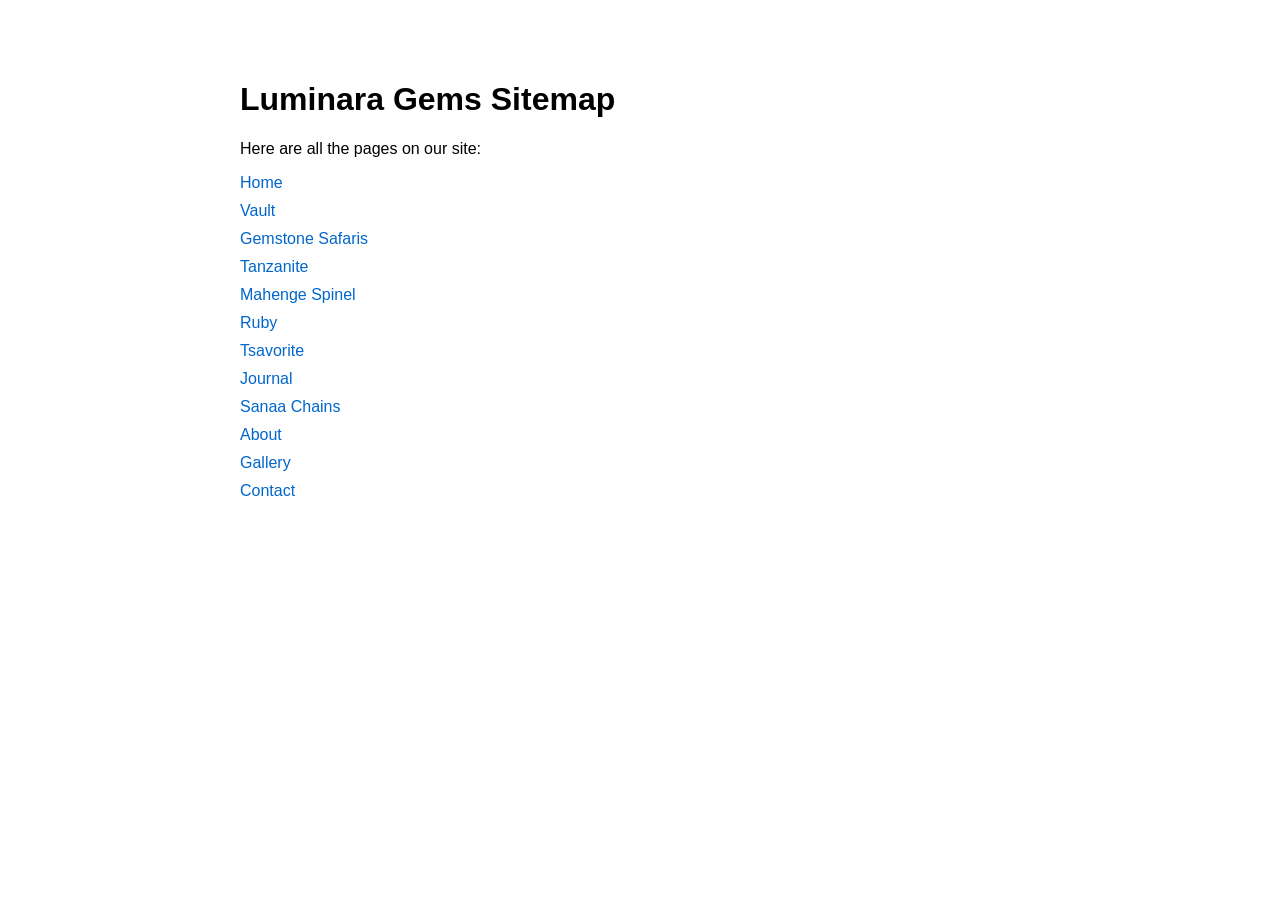
<file: sitemap.html>
<!DOCTYPE html>
<html lang="en">
<head>
    <meta charset="UTF-8">
    <title>Luminara Gems - Sitemap</title>
    <style>
        body { font-family: Arial, sans-serif; max-width: 800px; margin: 40px auto; padding: 20px; }
        ul { list-style: none; padding: 0; }
        li { margin: 10px 0; }
        a { text-decoration: none; color: #0066cc; }
        a:hover { text-decoration: underline; }
    </style>
</head>
<body>
    <h1>Luminara Gems Sitemap</h1>
    <p>Here are all the pages on our site:</p>
    <ul>
        <li><a href="https://luminara.ghikasadventures.com/">Home</a></li>
        <li><a href="https://luminara.ghikasadventures.com/vault.html">Vault</a></li>
        <li><a href="https://luminara.ghikasadventures.com/gemstone-safaris.html">Gemstone Safaris</a></li>
        <li><a href="https://luminara.ghikasadventures.com/tanzanite.html">Tanzanite</a></li>
        <li><a href="https://luminara.ghikasadventures.com/mahenge-spinel.html">Mahenge Spinel</a></li>
        <li><a href="https://luminara.ghikasadventures.com/ruby.html">Ruby</a></li>
        <li><a href="https://luminara.ghikasadventures.com/tsavorite.html">Tsavorite</a></li>
        <li><a href="https://luminara.ghikasadventures.com/journal.html">Journal</a></li>
        <li><a href="https://luminara.ghikasadventures.com/sanaa-chains.html">Sanaa Chains</a></li>
        <li><a href="https://luminara.ghikasadventures.com/about.html">About</a></li>
        <li><a href="https://luminara.ghikasadventures.com/gallery.html">Gallery</a></li>
        <li><a href="https://luminara.ghikasadventures.com/contact.html">Contact</a></li>
    </ul>
</body>
</html>
</file>
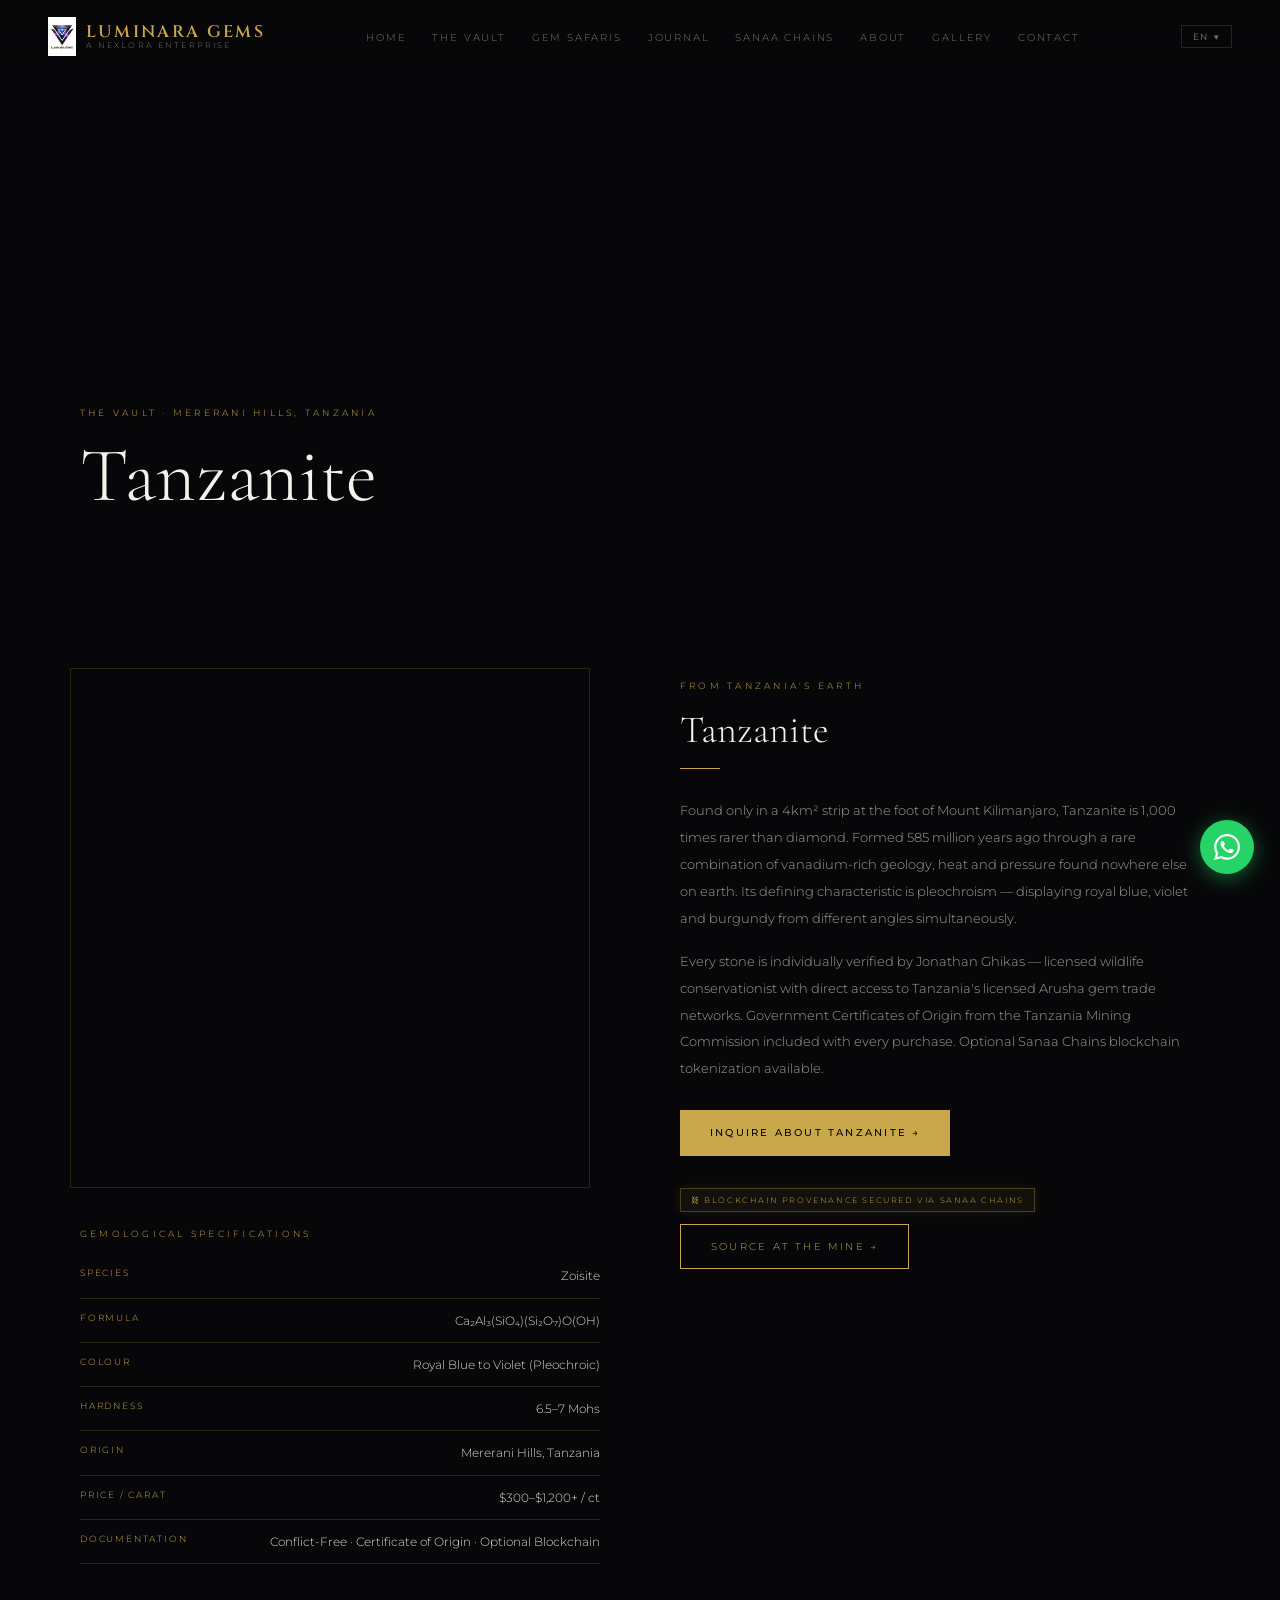
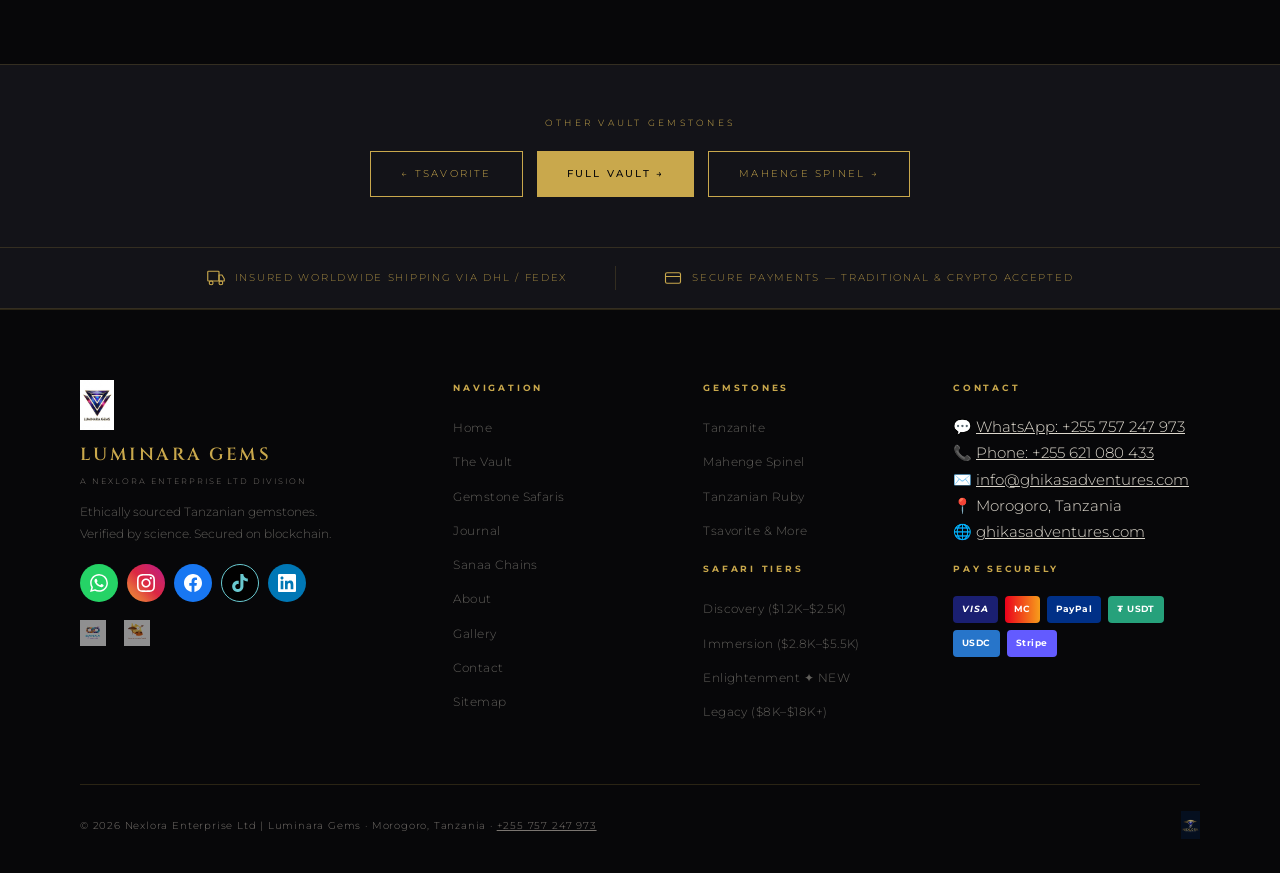
<file: tanzanite.html>
<!DOCTYPE html>
<html lang="en">
<head>
<meta charset="UTF-8"/><meta name="viewport" content="width=device-width,initial-scale=1.0"/>
<title>Tanzanite | Mererani Hills, Tanzania | Luminara Gems</title>
<meta name="description" content="Luminara Gems — Ethical Tanzanian Gemstones"/>
<link rel="canonical" href="https://luminara.ghikasadventures.com/tanzanite.html"/>
  <link rel="icon" href="favicon.svg" type="image/svg+xml"/>
<link rel="preconnect" href="https://fonts.googleapis.com"/>
<link rel="preconnect" href="https://fonts.gstatic.com" crossorigin/>
<link href="https://fonts.googleapis.com/css2?family=Cormorant+Garamond:ital,wght@0,300;0,400;0,600;1,300;1,400&family=Montserrat:wght@300;400;500;600&family=Cinzel:wght@400;600;700&display=swap" rel="stylesheet"/>
<link rel="stylesheet" href="css/style.css"/>

</head>
<body>
<div id="page-loader"><div class="loader-gem"></div><div class="loader-text">LUMINARA</div><div class="loader-bar"><div class="loader-bar-fill"></div></div></div>
<nav id="mainNav">
<a href="index.html" class="nav-logo">
  <img src="images/logo-luminara.jpg" alt="Luminara Gems" class="nav-logo-img" onerror="this.style.display='none'"/>
  <div class="nav-logo-text"><span class="logo-main">LUMINARA GEMS</span><span class="logo-sub">A Nexlora Enterprise</span></div>
</a>
<ul class="nav-links"><li><a href="index.html" data-nk="h">Home</a></li><li><a href="vault.html" data-nk="v">The Vault</a></li><li><a href="gemstone-safaris.html" data-nk="s">Gem Safaris</a></li><li><a href="journal.html" data-nk="j">Journal</a></li><li><a href="sanaa-chains.html" data-nk="sc">Sanaa Chains</a></li><li><a href="about.html" data-nk="a">About</a></li><li><a href="gallery.html" data-nk="g">Gallery</a></li><li><a href="contact.html" data-nk="c">Contact</a></li></ul>
<div class="nav-right">
  <div class="lang-wrap">
    <button class="lang-toggle"><span class="lang-code">EN</span> &#9662;</button>
    <div class="lang-dropdown">
      <a href="#" data-lang="en">&#127468;&#127463; English</a>
      <a href="#" data-lang="fr">&#127467;&#127479; Fran&#231;ais</a>
      <a href="#" data-lang="de">&#127465;&#127466; Deutsch</a>
      <a href="#" data-lang="ru">&#127479;&#127482; &#1056;&#1091;&#1089;&#1089;&#1082;&#1080;&#1081;</a>
      <a href="#" data-lang="tr">&#127481;&#127479; T&#252;rk&#231;e</a>
    </div>
  </div>
  <button class="nav-burger" id="navBurger" aria-label="Menu"><span></span><span></span><span></span></button>
</div>
</nav>
<div class="mobile-menu" id="mobileMenu">
<a href="index.html" data-nk="h">Home</a>
<a href="vault.html" data-nk="v">The Vault</a>
<a href="gemstone-safaris.html" data-nk="s">Gem Safaris</a>
<a href="journal.html" data-nk="j">Journal</a>
<a href="sanaa-chains.html" data-nk="sc">Sanaa Chains</a>
<a href="about.html" data-nk="a">About</a>
<a href="gallery.html" data-nk="g">Gallery</a>
<a href="contact.html" data-nk="c">Contact</a>
<div class="mobile-divlogos">
  <img src="images/logo-luminara.jpg" alt="Luminara" onerror="this.style.display='none'"/>
  <img src="images/logo-ghikas.png" alt="Ghikas Adventures" onerror="this.style.display='none'"/>
  <img src="images/logo-sanaa-chains.png" alt="Sanaa Chains" onerror="this.style.display='none'"/>
</div>
</div>
<div class="page-hero" style="margin-top:74px;">
<div class="page-hero-bg" style="background-image:url('https://www.earthstreasury.com/wp-content/uploads/2025/08/tanzanite-banner.jpeg');"></div>
<div class="page-hero-content"><span class="section-label">The Vault &middot; Mererani Hills, Tanzania</span><h1>Tanzanite</h1></div>
</div>
<section style="padding:100px 80px;">
<div style="display:grid;grid-template-columns:1fr 1fr;gap:80px;align-items:start;">
  <div>
    <div style="position:relative;" class="reveal-left">
      <img src="https://images.pexels.com/photos/35933225/pexels-photo-35933225.jpeg" alt="Tanzanite" loading="lazy" style="width:100%;aspect-ratio:1;object-fit:cover;display:block;" onerror="this.src='https://www.earthstreasury.com/wp-content/uploads/2025/08/tanzanite-banner.jpeg'"/>
      <div style="position:absolute;inset:-10px 10px 10px -10px;border:1px solid var(--border);z-index:-1;"></div>
    </div>
    <div style="margin-top:28px;" class="reveal">
      <span class="section-label" style="margin-bottom:12px;">Gemological Specifications</span>
      <div style="display:flex;justify-content:space-between;align-items:flex-start;padding:11px 0;border-bottom:1px solid var(--border);gap:12px;"><span style="font-size:.56rem;letter-spacing:.2em;text-transform:uppercase;color:var(--gold);flex-shrink:0;">Species</span><span style="font-size:.76rem;color:var(--text);text-align:right;">Zoisite</span></div><div style="display:flex;justify-content:space-between;align-items:flex-start;padding:11px 0;border-bottom:1px solid var(--border);gap:12px;"><span style="font-size:.56rem;letter-spacing:.2em;text-transform:uppercase;color:var(--gold);flex-shrink:0;">Formula</span><span style="font-size:.76rem;color:var(--text);text-align:right;">Ca&#x2082;Al&#x2083;(SiO&#x2084;)(Si&#x2082;O&#x2087;)O(OH)</span></div><div style="display:flex;justify-content:space-between;align-items:flex-start;padding:11px 0;border-bottom:1px solid var(--border);gap:12px;"><span style="font-size:.56rem;letter-spacing:.2em;text-transform:uppercase;color:var(--gold);flex-shrink:0;">Colour</span><span style="font-size:.76rem;color:var(--text);text-align:right;">Royal Blue to Violet (Pleochroic)</span></div><div style="display:flex;justify-content:space-between;align-items:flex-start;padding:11px 0;border-bottom:1px solid var(--border);gap:12px;"><span style="font-size:.56rem;letter-spacing:.2em;text-transform:uppercase;color:var(--gold);flex-shrink:0;">Hardness</span><span style="font-size:.76rem;color:var(--text);text-align:right;">6.5&#8211;7 Mohs</span></div><div style="display:flex;justify-content:space-between;align-items:flex-start;padding:11px 0;border-bottom:1px solid var(--border);gap:12px;"><span style="font-size:.56rem;letter-spacing:.2em;text-transform:uppercase;color:var(--gold);flex-shrink:0;">Origin</span><span style="font-size:.76rem;color:var(--text);text-align:right;">Mererani Hills, Tanzania</span></div><div style="display:flex;justify-content:space-between;align-items:flex-start;padding:11px 0;border-bottom:1px solid var(--border);gap:12px;"><span style="font-size:.56rem;letter-spacing:.2em;text-transform:uppercase;color:var(--gold);flex-shrink:0;">Price / Carat</span><span style="font-size:.76rem;color:var(--text);text-align:right;">$300&#8211;$1,200+ / ct</span></div><div style="display:flex;justify-content:space-between;align-items:flex-start;padding:11px 0;border-bottom:1px solid var(--border);gap:12px;"><span style="font-size:.56rem;letter-spacing:.2em;text-transform:uppercase;color:var(--gold);flex-shrink:0;">Documentation</span><span style="font-size:.76rem;color:var(--text);text-align:right;">Conflict-Free · Certificate of Origin · Optional Blockchain</span></div>
    </div>
  </div>
  <div class="reveal-right">
    <span class="section-label">From Tanzania's Earth</span>
    <h2 class="section-title" style="font-size:2.4rem;">Tanzanite</h2>
    <div class="gold-line"></div>
    <p style="font-size:.84rem;color:rgba(221,216,205,.72);line-height:2;margin-bottom:16px;">Found only in a 4km&#xB2; strip at the foot of Mount Kilimanjaro, Tanzanite is 1,000 times rarer than diamond. Formed 585 million years ago through a rare combination of vanadium-rich geology, heat and pressure found nowhere else on earth. Its defining characteristic is pleochroism &mdash; displaying royal blue, violet and burgundy from different angles simultaneously.</p>
    <p style="font-size:.84rem;color:rgba(221,216,205,.72);line-height:2;margin-bottom:28px;">Every stone is individually verified by Jonathan Ghikas — licensed wildlife conservationist with direct access to Tanzania's licensed Arusha gem trade networks. Government Certificates of Origin from the Tanzania Mining Commission included with every purchase. Optional Sanaa Chains blockchain tokenization available.</p>
    <div style="display:flex;gap:12px;flex-wrap:wrap;">
      <a href="contact.html?gem=tanzanite" class="btn-gold">Inquire About Tanzanite &#8594;</a><div style="margin-top:12px;display:flex;justify-content:center;"><span class="blockchain-badge">&#x26D3; Blockchain Provenance Secured via Sanaa Chains</span></div>
      <a href="gemstone-safaris.html" class="btn-outline">Source at the Mine &#8594;</a>
    </div>
  </div>
</div>
</section>
<section style="background:var(--bg2);padding:50px 80px;border-top:1px solid var(--border);text-align:center;">
  <span class="section-label reveal" style="display:block;margin-bottom:20px;">Other Vault Gemstones</span>
  <div style="display:flex;gap:14px;justify-content:center;flex-wrap:wrap;" class="reveal">
    <a href="tsavorite.html" class="btn-outline">&#8592; Tsavorite</a>
    <a href="vault.html" class="btn-gold">Full Vault &#8594;</a>
    <a href="mahenge-spinel.html" class="btn-outline">Mahenge Spinel &#8594;</a>
  </div>
</section>
<!-- GLOBAL LOGISTICS BAR -->
<div class="logistics-bar">
  <div class="logistics-item">
    <svg width="18" height="18" viewBox="0 0 24 24" fill="none" stroke="var(--gold)" stroke-width="1.5" stroke-linecap="round" stroke-linejoin="round"><rect x="1" y="3" width="15" height="13" rx="1"/><path d="M16 8h4l3 5v3h-7V8z"/><circle cx="5.5" cy="18.5" r="2.5"/><circle cx="18.5" cy="18.5" r="2.5"/></svg>
    <span>Insured Worldwide Shipping via DHL / FedEx</span>
  </div>
  <div class="logistics-divider"></div>
  <div class="logistics-item">
    <svg width="18" height="18" viewBox="0 0 24 24" fill="none" stroke="var(--gold)" stroke-width="1.5" stroke-linecap="round" stroke-linejoin="round"><rect x="2" y="5" width="20" height="14" rx="2"/><line x1="2" y1="10" x2="22" y2="10"/></svg>
    <span>Secure Payments — Traditional &amp; Crypto Accepted</span>
  </div>
</div>
<footer>
<div class="footer-grid">
<div class="footer-brand">
  <img src="images/logo-luminara.jpg" alt="Luminara Gems" class="brand-logo" onerror="this.style.display='none'"/>
  <div class="brand-name">LUMINARA GEMS</div>
  <div class="brand-sub">A Nexlora Enterprise Ltd Division</div>
  <p>Ethically sourced Tanzanian gemstones. Verified by science. Secured on blockchain.</p>
  <div class="footer-social">
    <a href="https://wa.me/255757247973" class="social-icon si-whatsapp" title="WhatsApp" target="_blank" rel="noopener"><svg viewBox="0 0 24 24" fill="white" width="18" height="18"><path d="M17.472 14.382c-.297-.149-1.758-.867-2.03-.967-.273-.099-.471-.148-.67.15-.197.297-.767.966-.94 1.164-.173.199-.347.223-.644.075-.297-.15-1.255-.463-2.39-1.475-.883-.788-1.48-1.761-1.653-2.059-.173-.297-.018-.458.13-.606.134-.133.298-.347.446-.52.149-.174.198-.298.298-.497.099-.198.05-.371-.025-.52-.075-.149-.669-1.612-.916-2.207-.242-.579-.487-.5-.669-.51-.173-.008-.371-.01-.57-.01-.198 0-.52.074-.792.372-.272.297-1.04 1.016-1.04 2.479 0 1.462 1.065 2.875 1.213 3.074.149.198 2.096 3.2 5.077 4.487.709.306 1.262.489 1.694.625.712.227 1.36.195 1.871.118.571-.085 1.758-.719 2.006-1.413.248-.694.248-1.289.173-1.413-.074-.124-.272-.198-.57-.347m-5.421 7.403h-.004a9.87 9.87 0 01-5.031-1.378l-.361-.214-3.741.982.998-3.648-.235-.374a9.86 9.86 0 01-1.51-5.26c.001-5.45 4.436-9.884 9.888-9.884 2.64 0 5.122 1.03 6.988 2.898a9.825 9.825 0 012.893 6.994c-.003 5.45-4.437 9.884-9.885 9.884m8.413-18.297A11.815 11.815 0 0012.05 0C5.495 0 .16 5.335.157 11.892c0 2.096.547 4.142 1.588 5.945L.057 24l6.305-1.654a11.882 11.882 0 005.683 1.448h.005c6.554 0 11.89-5.335 11.893-11.893a11.821 11.821 0 00-3.48-8.413z"/></svg></a>
    <a href="https://www.instagram.com/ghikasj?igsh=MXJjd2VmM2JzYjIxeg==" class="social-icon si-instagram" title="Instagram" target="_blank" rel="noopener"><svg viewBox="0 0 24 24" fill="white" width="18" height="18"><path d="M12 2.163c3.204 0 3.584.012 4.85.07 3.252.148 4.771 1.691 4.919 4.919.058 1.265.069 1.645.069 4.849 0 3.205-.012 3.584-.069 4.849-.149 3.225-1.664 4.771-4.919 4.919-1.266.058-1.644.07-4.85.07-3.204 0-3.584-.012-4.849-.07-3.26-.149-4.771-1.699-4.919-4.92-.058-1.265-.07-1.644-.07-4.849 0-3.204.013-3.583.07-4.849.149-3.227 1.664-4.771 4.919-4.919 1.266-.057 1.645-.069 4.849-.069zm0-2.163c-3.259 0-3.667.014-4.947.072-4.358.2-6.78 2.618-6.98 6.98-.059 1.281-.073 1.689-.073 4.948 0 3.259.014 3.668.072 4.948.2 4.358 2.618 6.78 6.98 6.98 1.281.058 1.689.072 4.948.072 3.259 0 3.668-.014 4.948-.072 4.354-.2 6.782-2.618 6.979-6.98.059-1.28.073-1.689.073-4.948 0-3.259-.014-3.667-.072-4.947-.196-4.354-2.617-6.78-6.979-6.98-1.281-.059-1.69-.073-4.949-.073zm0 5.838c-3.403 0-6.162 2.759-6.162 6.162s2.759 6.163 6.162 6.163 6.162-2.759 6.162-6.163c0-3.403-2.759-6.162-6.162-6.162zm0 10.162c-2.209 0-4-1.79-4-4 0-2.209 1.791-4 4-4s4 1.791 4 4c0 2.21-1.791 4-4 4zm6.406-11.845c-.796 0-1.441.645-1.441 1.44s.645 1.44 1.441 1.44c.795 0 1.439-.645 1.439-1.44s-.644-1.44-1.439-1.44z"/></svg></a>
    <a href="https://www.facebook.com/profile.php?id=61565962711465" class="social-icon si-facebook" title="Facebook" target="_blank" rel="noopener"><svg viewBox="0 0 24 24" fill="white" width="18" height="18"><path d="M24 12.073c0-6.627-5.373-12-12-12s-12 5.373-12 12c0 5.99 4.388 10.954 10.125 11.854v-8.385H7.078v-3.47h3.047V9.43c0-3.007 1.792-4.669 4.533-4.669 1.312 0 2.686.235 2.686.235v2.953H15.83c-1.491 0-1.956.925-1.956 1.874v2.25h3.328l-.532 3.47h-2.796v8.385C19.612 23.027 24 18.062 24 12.073z"/></svg></a>
    <a href="https://vm.tiktok.com/ZS9La6Xcxgpsq-iOf7E/" class="social-icon si-tiktok" title="TikTok" target="_blank" rel="noopener"><svg viewBox="0 0 24 24" fill="#69C9D0" width="18" height="18"><path d="M12.525.02c1.31-.02 2.61-.01 3.91-.02.08 1.53.63 3.09 1.75 4.17 1.12 1.11 2.7 1.62 4.24 1.79v4.03c-1.44-.05-2.89-.35-4.2-.97-.57-.26-1.1-.59-1.62-.93-.01 2.92.01 5.84-.02 8.75-.08 1.4-.54 2.79-1.35 3.94-1.31 1.92-3.58 3.17-5.91 3.21-1.43.08-2.86-.31-4.08-1.03-2.02-1.19-3.44-3.37-3.65-5.71-.02-.5-.03-1-.01-1.49.18-1.9 1.12-3.72 2.58-4.96 1.66-1.44 3.98-2.13 6.15-1.72.02 1.48-.04 2.96-.04 4.44-.99-.32-2.15-.23-3.02.37-.63.41-1.11 1.04-1.36 1.75-.21.51-.15 1.07-.14 1.61.24 1.64 1.82 3.02 3.5 2.87 1.12-.01 2.19-.66 2.77-1.61.19-.33.4-.67.41-1.06.1-1.79.06-3.57.07-5.36.01-4.03-.01-8.05.02-12.07z"/></svg></a>
    <a href="https://www.linkedin.com/in/jonathan-ghikas-509592190" class="social-icon si-linkedin" title="LinkedIn" target="_blank" rel="noopener"><svg viewBox="0 0 24 24" fill="white" width="18" height="18"><path d="M20.447 20.452h-3.554v-5.569c0-1.328-.027-3.037-1.852-3.037-1.853 0-2.136 1.445-2.136 2.939v5.667H9.351V9h3.414v1.561h.046c.477-.9 1.637-1.85 3.37-1.85 3.601 0 4.267 2.37 4.267 5.455v6.286zM5.337 7.433c-1.144 0-2.063-.926-2.063-2.065 0-1.138.92-2.063 2.063-2.063 1.14 0 2.064.925 2.064 2.063 0 1.139-.925 2.065-2.064 2.065zm1.782 13.019H3.555V9h3.564v11.452zM22.225 0H1.771C.792 0 0 .774 0 1.729v20.542C0 23.227.792 24 1.771 24h20.451C23.2 24 24 23.227 24 22.271V1.729C24 .774 23.2 0 22.222 0h.003z"/></svg></a>
  </div>
  <div class="footer-division-logos">
    <a href="https://ghikasadventures.com" target="_blank" rel="noopener"><img src="images/logo-ghikas.png" alt="Ghikas Adventures" onerror="this.style.display='none'"/></a>
    <a href="sanaa-chains.html"><img src="images/logo-sanaa-chains.png" alt="Sanaa Chains" onerror="this.style.display='none'"/></a>
  </div>
</div>
<div class="footer-col"><h4>Navigation</h4><ul>
  <li><a href="index.html">Home</a></li><li><a href="vault.html">The Vault</a></li>
  <li><a href="gemstone-safaris.html">Gemstone Safaris</a></li><li><a href="journal.html">Journal</a></li>
  <li><a href="sanaa-chains.html">Sanaa Chains</a></li><li><a href="about.html">About</a></li>
  <li><a href="gallery.html">Gallery</a></li><li><a href="contact.html">Contact</a></li>
  <li><a href="sitemap.html">Sitemap</a></li>
</ul></div>
<div class="footer-col"><h4>Gemstones</h4><ul>
  <li><a href="tanzanite.html">Tanzanite</a></li><li><a href="mahenge-spinel.html">Mahenge Spinel</a></li>
  <li><a href="ruby.html">Tanzanian Ruby</a></li><li><a href="tsavorite.html">Tsavorite &amp; More</a></li>
</ul>
<h4 style="margin-top:18px;">Safari Tiers</h4><ul>
  <li><a href="gemstone-safaris.html#discovery">Discovery ($1.2K&#8211;$2.5K)</a></li>
  <li><a href="gemstone-safaris.html#immersion">Immersion ($2.8K&#8211;$5.5K)</a></li>
  <li><a href="gemstone-safaris.html#enlightenment">Enlightenment &#10022; NEW</a></li>
  <li><a href="gemstone-safaris.html#legacy">Legacy ($8K&#8211;$18K+)</a></li>
</ul></div>
<div class="footer-col"><h4>Contact</h4>
  <p>&#x1F4AC; <a href="https://wa.me/255757247973" target="_blank">WhatsApp: +255 757 247 973</a></p>
  <p>&#x1F4DE; <a href="tel:+255 621 080 433">Phone: +255 621 080 433</a></p>
  <p>&#x2709;&#xFE0F; <a href="mailto:info@ghikasadventures.com">info@ghikasadventures.com</a></p>
  <p>&#x1F4CD; Morogoro, Tanzania</p>
  <p>&#x1F310; <a href="https://ghikasadventures.com" target="_blank">ghikasadventures.com</a></p>
  <h4 style="margin-top:16px;">Pay Securely</h4>
  <div class="payment-icons">
    <div class="pay-icon pay-visa">VISA</div><div class="pay-icon pay-mc">MC</div>
    <div class="pay-icon pay-paypal">PayPal</div><div class="pay-icon pay-usdt">&#x20AE; USDT</div>
    <div class="pay-icon pay-usdc">USDC</div><div class="pay-icon pay-stripe">Stripe</div>
  </div>
</div>
</div>
<div class="footer-bottom">
  <p>© 2026 Nexlora Enterprise Ltd | Luminara Gems · Morogoro, Tanzania &middot; <a href="https://wa.me/255757247973" target="_blank" style="color:inherit;">+255 757 247 973</a></p>
  <a href="index.html"><img src="images/logo-nexlora.jpg" alt="Nexlora" class="footer-nexlora-logo" onerror="this.style.display='none'"/></a>
</div>
</footer>
<a href="https://wa.me/255757247973" class="whatsapp-float" target="_blank" rel="noopener" title="Chat on WhatsApp"><svg viewBox="0 0 24 24" fill="white" width="26" height="26"><path d="M17.472 14.382c-.297-.149-1.758-.867-2.03-.967-.273-.099-.471-.148-.67.15-.197.297-.767.966-.94 1.164-.173.199-.347.223-.644.075-.297-.15-1.255-.463-2.39-1.475-.883-.788-1.48-1.761-1.653-2.059-.173-.297-.018-.458.13-.606.134-.133.298-.347.446-.52.149-.174.198-.298.298-.497.099-.198.05-.371-.025-.52-.075-.149-.669-1.612-.916-2.207-.242-.579-.487-.5-.669-.51-.173-.008-.371-.01-.57-.01-.198 0-.52.074-.792.372-.272.297-1.04 1.016-1.04 2.479 0 1.462 1.065 2.875 1.213 3.074.149.198 2.096 3.2 5.077 4.487.709.306 1.262.489 1.694.625.712.227 1.36.195 1.871.118.571-.085 1.758-.719 2.006-1.413.248-.694.248-1.289.173-1.413-.074-.124-.272-.198-.57-.347m-5.421 7.403h-.004a9.87 9.87 0 01-5.031-1.378l-.361-.214-3.741.982.998-3.648-.235-.374a9.86 9.86 0 01-1.51-5.26c.001-5.45 4.436-9.884 9.888-9.884 2.64 0 5.122 1.03 6.988 2.898a9.825 9.825 0 012.893 6.994c-.003 5.45-4.437 9.884-9.885 9.884m8.413-18.297A11.815 11.815 0 0012.05 0C5.495 0 .16 5.335.157 11.892c0 2.096.547 4.142 1.588 5.945L.057 24l6.305-1.654a11.882 11.882 0 005.683 1.448h.005c6.554 0 11.89-5.335 11.893-11.893a11.821 11.821 0 00-3.48-8.413z"/></svg></a>
<script src="js/main.js"></script>
</body>
</html>
</file>
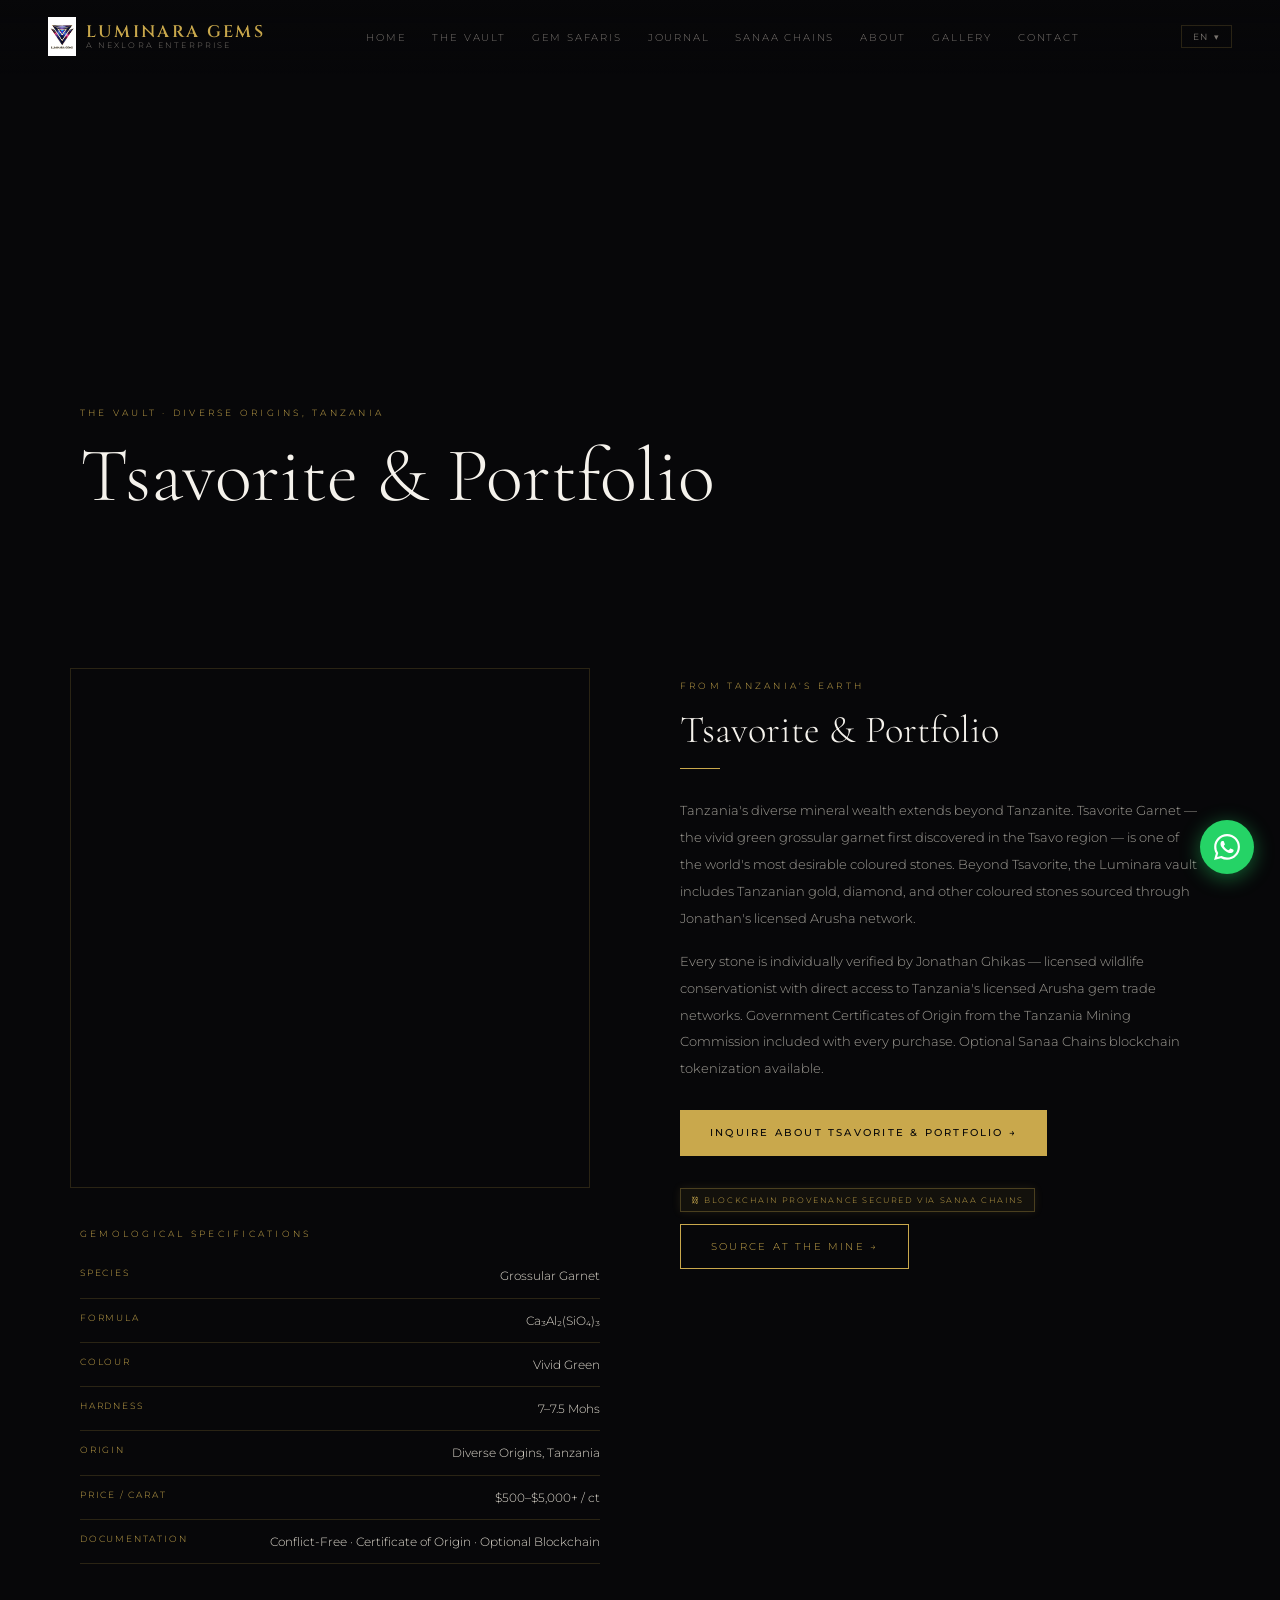
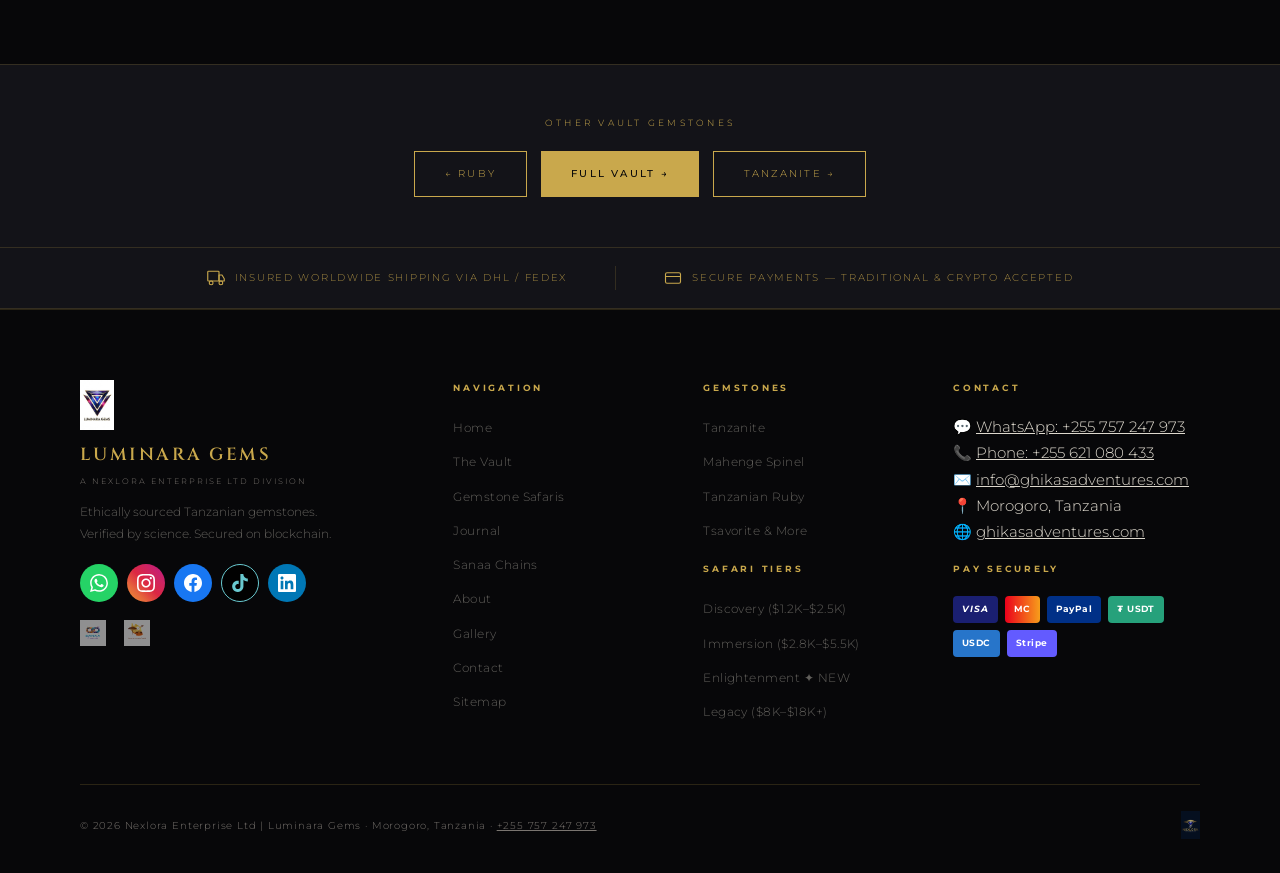
<file: tsavorite.html>
<!DOCTYPE html>
<html lang="en">
<head>
<meta charset="UTF-8"/><meta name="viewport" content="width=device-width,initial-scale=1.0"/>
<title>Tsavorite &amp; Portfolio | Diverse Origins, Tanzania | Luminara Gems</title>
<meta name="description" content="Luminara Gems — Ethical Tanzanian Gemstones"/>
<link rel="canonical" href="https://luminara.ghikasadventures.com/tsavorite.html"/>
  <link rel="icon" href="favicon.svg" type="image/svg+xml"/>
<link rel="preconnect" href="https://fonts.googleapis.com"/>
<link rel="preconnect" href="https://fonts.gstatic.com" crossorigin/>
<link href="https://fonts.googleapis.com/css2?family=Cormorant+Garamond:ital,wght@0,300;0,400;0,600;1,300;1,400&family=Montserrat:wght@300;400;500;600&family=Cinzel:wght@400;600;700&display=swap" rel="stylesheet"/>
<link rel="stylesheet" href="css/style.css"/>

</head>
<body>
<div id="page-loader"><div class="loader-gem"></div><div class="loader-text">LUMINARA</div><div class="loader-bar"><div class="loader-bar-fill"></div></div></div>
<nav id="mainNav">
<a href="index.html" class="nav-logo">
  <img src="images/logo-luminara.jpg" alt="Luminara Gems" class="nav-logo-img" onerror="this.style.display='none'"/>
  <div class="nav-logo-text"><span class="logo-main">LUMINARA GEMS</span><span class="logo-sub">A Nexlora Enterprise</span></div>
</a>
<ul class="nav-links"><li><a href="index.html" data-nk="h">Home</a></li><li><a href="vault.html" data-nk="v">The Vault</a></li><li><a href="gemstone-safaris.html" data-nk="s">Gem Safaris</a></li><li><a href="journal.html" data-nk="j">Journal</a></li><li><a href="sanaa-chains.html" data-nk="sc">Sanaa Chains</a></li><li><a href="about.html" data-nk="a">About</a></li><li><a href="gallery.html" data-nk="g">Gallery</a></li><li><a href="contact.html" data-nk="c">Contact</a></li></ul>
<div class="nav-right">
  <div class="lang-wrap">
    <button class="lang-toggle"><span class="lang-code">EN</span> &#9662;</button>
    <div class="lang-dropdown">
      <a href="#" data-lang="en">&#127468;&#127463; English</a>
      <a href="#" data-lang="fr">&#127467;&#127479; Fran&#231;ais</a>
      <a href="#" data-lang="de">&#127465;&#127466; Deutsch</a>
      <a href="#" data-lang="ru">&#127479;&#127482; &#1056;&#1091;&#1089;&#1089;&#1082;&#1080;&#1081;</a>
      <a href="#" data-lang="tr">&#127481;&#127479; T&#252;rk&#231;e</a>
    </div>
  </div>
  <button class="nav-burger" id="navBurger" aria-label="Menu"><span></span><span></span><span></span></button>
</div>
</nav>
<div class="mobile-menu" id="mobileMenu">
<a href="index.html" data-nk="h">Home</a>
<a href="vault.html" data-nk="v">The Vault</a>
<a href="gemstone-safaris.html" data-nk="s">Gem Safaris</a>
<a href="journal.html" data-nk="j">Journal</a>
<a href="sanaa-chains.html" data-nk="sc">Sanaa Chains</a>
<a href="about.html" data-nk="a">About</a>
<a href="gallery.html" data-nk="g">Gallery</a>
<a href="contact.html" data-nk="c">Contact</a>
<div class="mobile-divlogos">
  <img src="images/logo-luminara.jpg" alt="Luminara" onerror="this.style.display='none'"/>
  <img src="images/logo-ghikas.png" alt="Ghikas Adventures" onerror="this.style.display='none'"/>
  <img src="images/logo-sanaa-chains.png" alt="Sanaa Chains" onerror="this.style.display='none'"/>
</div>
</div>
<div class="page-hero" style="margin-top:74px;">
<div class="page-hero-bg" style="background-image:url('https://images.pexels.com/photos/29986284/pexels-photo-29986284.jpeg');"></div>
<div class="page-hero-content"><span class="section-label">The Vault &middot; Diverse Origins, Tanzania</span><h1>Tsavorite &amp; Portfolio</h1></div>
</div>
<section style="padding:100px 80px;">
<div style="display:grid;grid-template-columns:1fr 1fr;gap:80px;align-items:start;">
  <div>
    <div style="position:relative;" class="reveal-left">
      <img src="https://images.pexels.com/photos/29986284/pexels-photo-29986284.jpeg" alt="Tsavorite &amp; Portfolio" loading="lazy" style="width:100%;aspect-ratio:1;object-fit:cover;display:block;" onerror="this.src='https://images.pexels.com/photos/29986284/pexels-photo-29986284.jpeg'"/>
      <div style="position:absolute;inset:-10px 10px 10px -10px;border:1px solid var(--border);z-index:-1;"></div>
    </div>
    <div style="margin-top:28px;" class="reveal">
      <span class="section-label" style="margin-bottom:12px;">Gemological Specifications</span>
      <div style="display:flex;justify-content:space-between;align-items:flex-start;padding:11px 0;border-bottom:1px solid var(--border);gap:12px;"><span style="font-size:.56rem;letter-spacing:.2em;text-transform:uppercase;color:var(--gold);flex-shrink:0;">Species</span><span style="font-size:.76rem;color:var(--text);text-align:right;">Grossular Garnet</span></div><div style="display:flex;justify-content:space-between;align-items:flex-start;padding:11px 0;border-bottom:1px solid var(--border);gap:12px;"><span style="font-size:.56rem;letter-spacing:.2em;text-transform:uppercase;color:var(--gold);flex-shrink:0;">Formula</span><span style="font-size:.76rem;color:var(--text);text-align:right;">Ca&#x2083;Al&#x2082;(SiO&#x2084;)&#x2083;</span></div><div style="display:flex;justify-content:space-between;align-items:flex-start;padding:11px 0;border-bottom:1px solid var(--border);gap:12px;"><span style="font-size:.56rem;letter-spacing:.2em;text-transform:uppercase;color:var(--gold);flex-shrink:0;">Colour</span><span style="font-size:.76rem;color:var(--text);text-align:right;">Vivid Green</span></div><div style="display:flex;justify-content:space-between;align-items:flex-start;padding:11px 0;border-bottom:1px solid var(--border);gap:12px;"><span style="font-size:.56rem;letter-spacing:.2em;text-transform:uppercase;color:var(--gold);flex-shrink:0;">Hardness</span><span style="font-size:.76rem;color:var(--text);text-align:right;">7&#8211;7.5 Mohs</span></div><div style="display:flex;justify-content:space-between;align-items:flex-start;padding:11px 0;border-bottom:1px solid var(--border);gap:12px;"><span style="font-size:.56rem;letter-spacing:.2em;text-transform:uppercase;color:var(--gold);flex-shrink:0;">Origin</span><span style="font-size:.76rem;color:var(--text);text-align:right;">Diverse Origins, Tanzania</span></div><div style="display:flex;justify-content:space-between;align-items:flex-start;padding:11px 0;border-bottom:1px solid var(--border);gap:12px;"><span style="font-size:.56rem;letter-spacing:.2em;text-transform:uppercase;color:var(--gold);flex-shrink:0;">Price / Carat</span><span style="font-size:.76rem;color:var(--text);text-align:right;">$500&#8211;$5,000+ / ct</span></div><div style="display:flex;justify-content:space-between;align-items:flex-start;padding:11px 0;border-bottom:1px solid var(--border);gap:12px;"><span style="font-size:.56rem;letter-spacing:.2em;text-transform:uppercase;color:var(--gold);flex-shrink:0;">Documentation</span><span style="font-size:.76rem;color:var(--text);text-align:right;">Conflict-Free · Certificate of Origin · Optional Blockchain</span></div>
    </div>
  </div>
  <div class="reveal-right">
    <span class="section-label">From Tanzania's Earth</span>
    <h2 class="section-title" style="font-size:2.4rem;">Tsavorite &amp; Portfolio</h2>
    <div class="gold-line"></div>
    <p style="font-size:.84rem;color:rgba(221,216,205,.72);line-height:2;margin-bottom:16px;">Tanzania's diverse mineral wealth extends beyond Tanzanite. Tsavorite Garnet &mdash; the vivid green grossular garnet first discovered in the Tsavo region &mdash; is one of the world's most desirable coloured stones. Beyond Tsavorite, the Luminara vault includes Tanzanian gold, diamond, and other coloured stones sourced through Jonathan's licensed Arusha network.</p>
    <p style="font-size:.84rem;color:rgba(221,216,205,.72);line-height:2;margin-bottom:28px;">Every stone is individually verified by Jonathan Ghikas — licensed wildlife conservationist with direct access to Tanzania's licensed Arusha gem trade networks. Government Certificates of Origin from the Tanzania Mining Commission included with every purchase. Optional Sanaa Chains blockchain tokenization available.</p>
    <div style="display:flex;gap:12px;flex-wrap:wrap;">
      <a href="contact.html?gem=tsavorite" class="btn-gold">Inquire About Tsavorite &amp; Portfolio &#8594;</a><div style="margin-top:12px;display:flex;justify-content:center;"><span class="blockchain-badge">&#x26D3; Blockchain Provenance Secured via Sanaa Chains</span></div>
      <a href="gemstone-safaris.html" class="btn-outline">Source at the Mine &#8594;</a>
    </div>
  </div>
</div>
</section>
<section style="background:var(--bg2);padding:50px 80px;border-top:1px solid var(--border);text-align:center;">
  <span class="section-label reveal" style="display:block;margin-bottom:20px;">Other Vault Gemstones</span>
  <div style="display:flex;gap:14px;justify-content:center;flex-wrap:wrap;" class="reveal">
    <a href="ruby.html" class="btn-outline">&#8592; Ruby</a>
    <a href="vault.html" class="btn-gold">Full Vault &#8594;</a>
    <a href="tanzanite.html" class="btn-outline">Tanzanite &#8594;</a>
  </div>
</section>
<!-- GLOBAL LOGISTICS BAR -->
<div class="logistics-bar">
  <div class="logistics-item">
    <svg width="18" height="18" viewBox="0 0 24 24" fill="none" stroke="var(--gold)" stroke-width="1.5" stroke-linecap="round" stroke-linejoin="round"><rect x="1" y="3" width="15" height="13" rx="1"/><path d="M16 8h4l3 5v3h-7V8z"/><circle cx="5.5" cy="18.5" r="2.5"/><circle cx="18.5" cy="18.5" r="2.5"/></svg>
    <span>Insured Worldwide Shipping via DHL / FedEx</span>
  </div>
  <div class="logistics-divider"></div>
  <div class="logistics-item">
    <svg width="18" height="18" viewBox="0 0 24 24" fill="none" stroke="var(--gold)" stroke-width="1.5" stroke-linecap="round" stroke-linejoin="round"><rect x="2" y="5" width="20" height="14" rx="2"/><line x1="2" y1="10" x2="22" y2="10"/></svg>
    <span>Secure Payments — Traditional &amp; Crypto Accepted</span>
  </div>
</div>
<footer>
<div class="footer-grid">
<div class="footer-brand">
  <img src="images/logo-luminara.jpg" alt="Luminara Gems" class="brand-logo" onerror="this.style.display='none'"/>
  <div class="brand-name">LUMINARA GEMS</div>
  <div class="brand-sub">A Nexlora Enterprise Ltd Division</div>
  <p>Ethically sourced Tanzanian gemstones. Verified by science. Secured on blockchain.</p>
  <div class="footer-social">
    <a href="https://wa.me/255757247973" class="social-icon si-whatsapp" title="WhatsApp" target="_blank" rel="noopener"><svg viewBox="0 0 24 24" fill="white" width="18" height="18"><path d="M17.472 14.382c-.297-.149-1.758-.867-2.03-.967-.273-.099-.471-.148-.67.15-.197.297-.767.966-.94 1.164-.173.199-.347.223-.644.075-.297-.15-1.255-.463-2.39-1.475-.883-.788-1.48-1.761-1.653-2.059-.173-.297-.018-.458.13-.606.134-.133.298-.347.446-.52.149-.174.198-.298.298-.497.099-.198.05-.371-.025-.52-.075-.149-.669-1.612-.916-2.207-.242-.579-.487-.5-.669-.51-.173-.008-.371-.01-.57-.01-.198 0-.52.074-.792.372-.272.297-1.04 1.016-1.04 2.479 0 1.462 1.065 2.875 1.213 3.074.149.198 2.096 3.2 5.077 4.487.709.306 1.262.489 1.694.625.712.227 1.36.195 1.871.118.571-.085 1.758-.719 2.006-1.413.248-.694.248-1.289.173-1.413-.074-.124-.272-.198-.57-.347m-5.421 7.403h-.004a9.87 9.87 0 01-5.031-1.378l-.361-.214-3.741.982.998-3.648-.235-.374a9.86 9.86 0 01-1.51-5.26c.001-5.45 4.436-9.884 9.888-9.884 2.64 0 5.122 1.03 6.988 2.898a9.825 9.825 0 012.893 6.994c-.003 5.45-4.437 9.884-9.885 9.884m8.413-18.297A11.815 11.815 0 0012.05 0C5.495 0 .16 5.335.157 11.892c0 2.096.547 4.142 1.588 5.945L.057 24l6.305-1.654a11.882 11.882 0 005.683 1.448h.005c6.554 0 11.89-5.335 11.893-11.893a11.821 11.821 0 00-3.48-8.413z"/></svg></a>
    <a href="https://www.instagram.com/ghikasj?igsh=MXJjd2VmM2JzYjIxeg==" class="social-icon si-instagram" title="Instagram" target="_blank" rel="noopener"><svg viewBox="0 0 24 24" fill="white" width="18" height="18"><path d="M12 2.163c3.204 0 3.584.012 4.85.07 3.252.148 4.771 1.691 4.919 4.919.058 1.265.069 1.645.069 4.849 0 3.205-.012 3.584-.069 4.849-.149 3.225-1.664 4.771-4.919 4.919-1.266.058-1.644.07-4.85.07-3.204 0-3.584-.012-4.849-.07-3.26-.149-4.771-1.699-4.919-4.92-.058-1.265-.07-1.644-.07-4.849 0-3.204.013-3.583.07-4.849.149-3.227 1.664-4.771 4.919-4.919 1.266-.057 1.645-.069 4.849-.069zm0-2.163c-3.259 0-3.667.014-4.947.072-4.358.2-6.78 2.618-6.98 6.98-.059 1.281-.073 1.689-.073 4.948 0 3.259.014 3.668.072 4.948.2 4.358 2.618 6.78 6.98 6.98 1.281.058 1.689.072 4.948.072 3.259 0 3.668-.014 4.948-.072 4.354-.2 6.782-2.618 6.979-6.98.059-1.28.073-1.689.073-4.948 0-3.259-.014-3.667-.072-4.947-.196-4.354-2.617-6.78-6.979-6.98-1.281-.059-1.69-.073-4.949-.073zm0 5.838c-3.403 0-6.162 2.759-6.162 6.162s2.759 6.163 6.162 6.163 6.162-2.759 6.162-6.163c0-3.403-2.759-6.162-6.162-6.162zm0 10.162c-2.209 0-4-1.79-4-4 0-2.209 1.791-4 4-4s4 1.791 4 4c0 2.21-1.791 4-4 4zm6.406-11.845c-.796 0-1.441.645-1.441 1.44s.645 1.44 1.441 1.44c.795 0 1.439-.645 1.439-1.44s-.644-1.44-1.439-1.44z"/></svg></a>
    <a href="https://www.facebook.com/profile.php?id=61565962711465" class="social-icon si-facebook" title="Facebook" target="_blank" rel="noopener"><svg viewBox="0 0 24 24" fill="white" width="18" height="18"><path d="M24 12.073c0-6.627-5.373-12-12-12s-12 5.373-12 12c0 5.99 4.388 10.954 10.125 11.854v-8.385H7.078v-3.47h3.047V9.43c0-3.007 1.792-4.669 4.533-4.669 1.312 0 2.686.235 2.686.235v2.953H15.83c-1.491 0-1.956.925-1.956 1.874v2.25h3.328l-.532 3.47h-2.796v8.385C19.612 23.027 24 18.062 24 12.073z"/></svg></a>
    <a href="https://vm.tiktok.com/ZS9La6Xcxgpsq-iOf7E/" class="social-icon si-tiktok" title="TikTok" target="_blank" rel="noopener"><svg viewBox="0 0 24 24" fill="#69C9D0" width="18" height="18"><path d="M12.525.02c1.31-.02 2.61-.01 3.91-.02.08 1.53.63 3.09 1.75 4.17 1.12 1.11 2.7 1.62 4.24 1.79v4.03c-1.44-.05-2.89-.35-4.2-.97-.57-.26-1.1-.59-1.62-.93-.01 2.92.01 5.84-.02 8.75-.08 1.4-.54 2.79-1.35 3.94-1.31 1.92-3.58 3.17-5.91 3.21-1.43.08-2.86-.31-4.08-1.03-2.02-1.19-3.44-3.37-3.65-5.71-.02-.5-.03-1-.01-1.49.18-1.9 1.12-3.72 2.58-4.96 1.66-1.44 3.98-2.13 6.15-1.72.02 1.48-.04 2.96-.04 4.44-.99-.32-2.15-.23-3.02.37-.63.41-1.11 1.04-1.36 1.75-.21.51-.15 1.07-.14 1.61.24 1.64 1.82 3.02 3.5 2.87 1.12-.01 2.19-.66 2.77-1.61.19-.33.4-.67.41-1.06.1-1.79.06-3.57.07-5.36.01-4.03-.01-8.05.02-12.07z"/></svg></a>
    <a href="https://www.linkedin.com/in/jonathan-ghikas-509592190" class="social-icon si-linkedin" title="LinkedIn" target="_blank" rel="noopener"><svg viewBox="0 0 24 24" fill="white" width="18" height="18"><path d="M20.447 20.452h-3.554v-5.569c0-1.328-.027-3.037-1.852-3.037-1.853 0-2.136 1.445-2.136 2.939v5.667H9.351V9h3.414v1.561h.046c.477-.9 1.637-1.85 3.37-1.85 3.601 0 4.267 2.37 4.267 5.455v6.286zM5.337 7.433c-1.144 0-2.063-.926-2.063-2.065 0-1.138.92-2.063 2.063-2.063 1.14 0 2.064.925 2.064 2.063 0 1.139-.925 2.065-2.064 2.065zm1.782 13.019H3.555V9h3.564v11.452zM22.225 0H1.771C.792 0 0 .774 0 1.729v20.542C0 23.227.792 24 1.771 24h20.451C23.2 24 24 23.227 24 22.271V1.729C24 .774 23.2 0 22.222 0h.003z"/></svg></a>
  </div>
  <div class="footer-division-logos">
    <a href="https://ghikasadventures.com" target="_blank" rel="noopener"><img src="images/logo-ghikas.png" alt="Ghikas Adventures" onerror="this.style.display='none'"/></a>
    <a href="sanaa-chains.html"><img src="images/logo-sanaa-chains.png" alt="Sanaa Chains" onerror="this.style.display='none'"/></a>
  </div>
</div>
<div class="footer-col"><h4>Navigation</h4><ul>
  <li><a href="index.html">Home</a></li><li><a href="vault.html">The Vault</a></li>
  <li><a href="gemstone-safaris.html">Gemstone Safaris</a></li><li><a href="journal.html">Journal</a></li>
  <li><a href="sanaa-chains.html">Sanaa Chains</a></li><li><a href="about.html">About</a></li>
  <li><a href="gallery.html">Gallery</a></li><li><a href="contact.html">Contact</a></li>
  <li><a href="sitemap.html">Sitemap</a></li>
</ul></div>
<div class="footer-col"><h4>Gemstones</h4><ul>
  <li><a href="tanzanite.html">Tanzanite</a></li><li><a href="mahenge-spinel.html">Mahenge Spinel</a></li>
  <li><a href="ruby.html">Tanzanian Ruby</a></li><li><a href="tsavorite.html">Tsavorite &amp; More</a></li>
</ul>
<h4 style="margin-top:18px;">Safari Tiers</h4><ul>
  <li><a href="gemstone-safaris.html#discovery">Discovery ($1.2K&#8211;$2.5K)</a></li>
  <li><a href="gemstone-safaris.html#immersion">Immersion ($2.8K&#8211;$5.5K)</a></li>
  <li><a href="gemstone-safaris.html#enlightenment">Enlightenment &#10022; NEW</a></li>
  <li><a href="gemstone-safaris.html#legacy">Legacy ($8K&#8211;$18K+)</a></li>
</ul></div>
<div class="footer-col"><h4>Contact</h4>
  <p>&#x1F4AC; <a href="https://wa.me/255757247973" target="_blank">WhatsApp: +255 757 247 973</a></p>
  <p>&#x1F4DE; <a href="tel:+255 621 080 433">Phone: +255 621 080 433</a></p>
  <p>&#x2709;&#xFE0F; <a href="mailto:info@ghikasadventures.com">info@ghikasadventures.com</a></p>
  <p>&#x1F4CD; Morogoro, Tanzania</p>
  <p>&#x1F310; <a href="https://ghikasadventures.com" target="_blank">ghikasadventures.com</a></p>
  <h4 style="margin-top:16px;">Pay Securely</h4>
  <div class="payment-icons">
    <div class="pay-icon pay-visa">VISA</div><div class="pay-icon pay-mc">MC</div>
    <div class="pay-icon pay-paypal">PayPal</div><div class="pay-icon pay-usdt">&#x20AE; USDT</div>
    <div class="pay-icon pay-usdc">USDC</div><div class="pay-icon pay-stripe">Stripe</div>
  </div>
</div>
</div>
<div class="footer-bottom">
  <p>© 2026 Nexlora Enterprise Ltd | Luminara Gems · Morogoro, Tanzania &middot; <a href="https://wa.me/255757247973" target="_blank" style="color:inherit;">+255 757 247 973</a></p>
  <a href="index.html"><img src="images/logo-nexlora.jpg" alt="Nexlora" class="footer-nexlora-logo" onerror="this.style.display='none'"/></a>
</div>
</footer>
<a href="https://wa.me/255757247973" class="whatsapp-float" target="_blank" rel="noopener" title="Chat on WhatsApp"><svg viewBox="0 0 24 24" fill="white" width="26" height="26"><path d="M17.472 14.382c-.297-.149-1.758-.867-2.03-.967-.273-.099-.471-.148-.67.15-.197.297-.767.966-.94 1.164-.173.199-.347.223-.644.075-.297-.15-1.255-.463-2.39-1.475-.883-.788-1.48-1.761-1.653-2.059-.173-.297-.018-.458.13-.606.134-.133.298-.347.446-.52.149-.174.198-.298.298-.497.099-.198.05-.371-.025-.52-.075-.149-.669-1.612-.916-2.207-.242-.579-.487-.5-.669-.51-.173-.008-.371-.01-.57-.01-.198 0-.52.074-.792.372-.272.297-1.04 1.016-1.04 2.479 0 1.462 1.065 2.875 1.213 3.074.149.198 2.096 3.2 5.077 4.487.709.306 1.262.489 1.694.625.712.227 1.36.195 1.871.118.571-.085 1.758-.719 2.006-1.413.248-.694.248-1.289.173-1.413-.074-.124-.272-.198-.57-.347m-5.421 7.403h-.004a9.87 9.87 0 01-5.031-1.378l-.361-.214-3.741.982.998-3.648-.235-.374a9.86 9.86 0 01-1.51-5.26c.001-5.45 4.436-9.884 9.888-9.884 2.64 0 5.122 1.03 6.988 2.898a9.825 9.825 0 012.893 6.994c-.003 5.45-4.437 9.884-9.885 9.884m8.413-18.297A11.815 11.815 0 0012.05 0C5.495 0 .16 5.335.157 11.892c0 2.096.547 4.142 1.588 5.945L.057 24l6.305-1.654a11.882 11.882 0 005.683 1.448h.005c6.554 0 11.89-5.335 11.893-11.893a11.821 11.821 0 00-3.48-8.413z"/></svg></a>
<script src="js/main.js"></script>
</body>
</html>
</file>
<file: css/style.css>
/* ═══════════════════════════════════════════════
   LUMINARA GEMS — style.css  v2.0
   Dark Luxury: Black · Gold · Violet
   Works offline / GitHub Pages
   ═══════════════════════════════════════════════ */

@import url('https://fonts.googleapis.com/css2?family=Cormorant+Garamond:ital,wght@0,300;0,400;0,600;1,300;1,400&family=Montserrat:wght@300;400;500;600&family=Cinzel:wght@400;600;700&display=swap');

:root{--black:#070709;--bg:#0d0d10;--bg2:#131318;--bg3:#1a1a22;--gold:#c9a84c;--gold-light:#e8c97a;--gold-dim:#7a6430;--violet:#8b5cf6;--violet-dim:#5b3ba6;--text:#ddd8cd;--muted:#7a7570;--border:rgba(201,168,76,0.18);--white:#f5f2ec}
*,*::before,*::after{box-sizing:border-box;margin:0;padding:0}
html{scroll-behavior:smooth}
body{background:var(--black);color:var(--text);font-family:'Montserrat','Segoe UI',Arial,sans-serif;font-weight:300;font-size:15px;line-height:1.75;overflow-x:hidden}
img{max-width:100%;height:auto;display:block}
a{color:inherit}

/* SCROLLBAR */
::-webkit-scrollbar{width:4px}
::-webkit-scrollbar-track{background:var(--black)}
::-webkit-scrollbar-thumb{background:var(--gold-dim);border-radius:2px}

/* PAGE LOADER */
#page-loader{position:fixed;inset:0;background:var(--black);z-index:9999;display:flex;flex-direction:column;align-items:center;justify-content:center;gap:20px;transition:opacity .6s ease,visibility .6s ease}
#page-loader.hidden{opacity:0;visibility:hidden;pointer-events:none}
.loader-gem{width:56px;height:56px;background:linear-gradient(135deg,var(--violet),var(--gold));clip-path:polygon(50% 0%,100% 50%,50% 100%,0% 50%);animation:loaderSpin 1.5s ease-in-out infinite}
@keyframes loaderSpin{0%,100%{transform:rotate(0deg) scale(1)}50%{transform:rotate(180deg) scale(.8)}}
.loader-text{font-family:'Cinzel',serif;font-size:1rem;font-weight:600;color:var(--gold);letter-spacing:.3em;animation:loaderPulse 1.5s ease-in-out infinite}
@keyframes loaderPulse{0%,100%{opacity:.4}50%{opacity:1}}
.loader-bar{width:180px;height:1px;background:var(--bg3);overflow:hidden}
.loader-bar-fill{height:100%;background:var(--gold);animation:loaderFill 1.5s ease-in-out infinite}
@keyframes loaderFill{0%{width:0%}100%{width:100%}}

/* NAVIGATION */
nav#mainNav{position:fixed;top:0;left:0;right:0;z-index:1000;display:flex;align-items:center;justify-content:space-between;padding:0 48px;height:74px;background:linear-gradient(to bottom,rgba(7,7,9,.98) 0%,rgba(7,7,9,.6) 100%);border-bottom:1px solid transparent;transition:background .4s,border-color .4s}
nav#mainNav.scrolled{background:rgba(7,7,9,.98);border-bottom-color:var(--border);backdrop-filter:blur(16px);-webkit-backdrop-filter:blur(16px)}
.nav-logo{display:flex;align-items:center;gap:10px;text-decoration:none}
.nav-logo-img{height:40px;width:auto;object-fit:contain}
.nav-logo-text{display:flex;flex-direction:column;line-height:1.1}
.nav-logo-text .logo-main{font-family:'Cinzel',serif;font-size:1.05rem;font-weight:600;color:var(--gold);letter-spacing:.14em}
.nav-logo-text .logo-sub{font-size:.48rem;letter-spacing:.28em;color:var(--muted);text-transform:uppercase;margin-top:1px}
.nav-links{display:flex;gap:26px;list-style:none;align-items:center}
.nav-links a{font-size:.63rem;letter-spacing:.18em;text-transform:uppercase;color:var(--muted);text-decoration:none;transition:color .3s;position:relative;padding-bottom:4px}
.nav-links a::after{content:'';position:absolute;bottom:0;left:0;right:0;height:1px;background:var(--gold);transform:scaleX(0);transition:transform .3s;transform-origin:left}
.nav-links a:hover{color:var(--gold-light)}
.nav-links a:hover::after,.nav-links a.active::after{transform:scaleX(1)}
.nav-links a.active{color:var(--gold)}
.nav-right{display:flex;align-items:center;gap:12px}

/* Lang Dropdown */
.lang-wrap{position:relative}
.lang-toggle{font-size:.58rem;letter-spacing:.15em;text-transform:uppercase;color:var(--muted);cursor:pointer;border:1px solid var(--border);padding:5px 11px;transition:all .3s;background:transparent;display:flex;align-items:center;gap:5px;font-family:'Montserrat',sans-serif}
.lang-toggle:hover{color:var(--gold);border-color:var(--gold)}
.lang-dropdown{position:absolute;top:calc(100% + 6px);right:0;background:var(--bg2);border:1px solid var(--border);min-width:140px;padding:6px 0;opacity:0;visibility:hidden;transform:translateY(-6px);transition:all .25s;z-index:200}
.lang-wrap:hover .lang-dropdown{opacity:1;visibility:visible;transform:translateY(0)}
.lang-dropdown a{display:block;padding:8px 16px;font-size:.6rem;letter-spacing:.1em;text-transform:uppercase;color:var(--muted);text-decoration:none;transition:color .2s,background .2s}
.lang-dropdown a:hover{color:var(--gold);background:rgba(201,168,76,.07)}

/* Burger */
.nav-burger{display:none;flex-direction:column;gap:5px;cursor:pointer;padding:6px;background:none;border:none}
.nav-burger span{display:block;width:24px;height:1px;background:var(--gold);transition:all .3s}
.nav-burger.open span:nth-child(1){transform:rotate(45deg) translate(4px,4px)}
.nav-burger.open span:nth-child(2){opacity:0;width:0}
.nav-burger.open span:nth-child(3){transform:rotate(-45deg) translate(4px,-4px)}

/* Mobile Menu */
.mobile-menu{display:none;position:fixed;top:0;left:0;right:0;bottom:0;background:rgba(7,7,9,.99);backdrop-filter:blur(20px);-webkit-backdrop-filter:blur(20px);flex-direction:column;align-items:center;justify-content:center;gap:22px;z-index:998;padding-top:74px}
.mobile-menu.open{display:flex}
.mobile-menu a{font-family:'Cinzel',serif;font-size:1.15rem;color:var(--text);text-decoration:none;letter-spacing:.15em;transition:color .3s;opacity:0;transform:translateY(14px);animation:mobileIn .4s ease forwards}
.mobile-menu.open a:nth-child(1){animation-delay:.05s}
.mobile-menu.open a:nth-child(2){animation-delay:.10s}
.mobile-menu.open a:nth-child(3){animation-delay:.15s}
.mobile-menu.open a:nth-child(4){animation-delay:.20s}
.mobile-menu.open a:nth-child(5){animation-delay:.25s}
.mobile-menu.open a:nth-child(6){animation-delay:.30s}
.mobile-menu.open a:nth-child(7){animation-delay:.35s}
.mobile-menu.open a:nth-child(8){animation-delay:.40s}
.mobile-menu a:hover{color:var(--gold)}
@keyframes mobileIn{to{opacity:1;transform:translateY(0)}}
.mobile-divlogos{display:flex;gap:16px;align-items:center;padding-top:16px;border-top:1px solid var(--border);margin-top:4px}
.mobile-divlogos img{height:32px;width:auto;object-fit:contain;opacity:.8}

/* TRUST BAR */
.trust-bar{background:var(--bg3);padding:16px 80px;display:flex;align-items:center;justify-content:center;gap:36px;flex-wrap:wrap;border-bottom:1px solid var(--border)}
.trust-item{display:flex;align-items:center;gap:7px}
.trust-item .ti-icon{font-size:.95rem}
.trust-item span{font-size:.58rem;letter-spacing:.12em;text-transform:uppercase;color:var(--muted)}

/* SECTIONS */
section{padding:100px 80px}
.section-label{font-size:.58rem;letter-spacing:.35em;text-transform:uppercase;color:var(--gold);display:block;margin-bottom:14px}
.section-title{font-family:'Cormorant Garamond',serif;font-size:clamp(1.85rem,4vw,3.2rem);font-weight:300;line-height:1.15;color:var(--white);margin-bottom:14px}
.section-sub{font-size:.8rem;letter-spacing:.05em;color:rgba(221,216,205,.6);max-width:620px;line-height:1.85;margin-bottom:44px}
.gold-line{width:40px;height:1px;background:var(--gold);margin:16px 0 28px}

/* REVEAL */
.reveal{opacity:0;transform:translateY(26px);transition:opacity .75s ease,transform .75s ease}
.reveal.visible{opacity:1;transform:translateY(0)}
.reveal-left{opacity:0;transform:translateX(-34px);transition:opacity .75s ease,transform .75s ease}
.reveal-left.visible{opacity:1;transform:translateX(0)}
.reveal-right{opacity:0;transform:translateX(34px);transition:opacity .75s ease,transform .75s ease}
.reveal-right.visible{opacity:1;transform:translateX(0)}

/* BUTTONS */
.btn-gold{display:inline-flex;align-items:center;gap:10px;font-size:.63rem;letter-spacing:.22em;text-transform:uppercase;color:var(--black);background:var(--gold);padding:14px 30px;text-decoration:none;border:none;cursor:pointer;transition:background .3s,transform .2s,box-shadow .3s;font-family:'Montserrat',sans-serif;font-weight:500}
.btn-gold:hover{background:var(--gold-light);transform:translateY(-2px);box-shadow:0 8px 28px rgba(201,168,76,.3)}
.btn-outline{display:inline-flex;align-items:center;gap:10px;font-size:.63rem;letter-spacing:.22em;text-transform:uppercase;color:var(--gold);border:1px solid var(--gold);padding:13px 30px;text-decoration:none;background:transparent;cursor:pointer;transition:all .3s;font-family:'Montserrat',sans-serif}
.btn-outline:hover{background:rgba(201,168,76,.1);transform:translateY(-2px)}

/* PAGE HERO */
.page-hero{position:relative;height:56vh;min-height:380px;display:flex;align-items:flex-end;padding:0 80px 60px;overflow:hidden;margin-top:74px}
.page-hero-bg{position:absolute;inset:0;background-size:cover;background-position:center}
.page-hero-bg::after{content:'';position:absolute;inset:0;background:linear-gradient(to bottom,rgba(7,7,9,.25) 0%,rgba(7,7,9,.85) 100%)}
.page-hero-content{position:relative;z-index:2}
.page-hero-content h1{font-family:'Cormorant Garamond',serif;font-size:clamp(2.3rem,6vw,5rem);font-weight:300;color:var(--white);line-height:1.08}

/* HERO SLIDESHOW */
.hero-section{position:relative;height:100vh;min-height:600px;overflow:hidden}
.hero-section .slides{position:relative;height:100%}
.hero-section .slide{position:absolute;inset:0;display:flex;align-items:flex-end;opacity:0;transition:opacity 1.4s ease}
.hero-section .slide.active{opacity:1}
.slide-bg{position:absolute;inset:0;background-size:cover;background-position:center;transition:transform 8s ease}
.hero-section .slide.active .slide-bg{transform:scale(1.07)}
.slide-bg::after{content:'';position:absolute;inset:0;background:linear-gradient(to bottom,rgba(7,7,9,.2) 0%,rgba(7,7,9,.1) 40%,rgba(7,7,9,.75) 78%,rgba(7,7,9,.96) 100%)}
.slide-content{position:relative;z-index:2;padding:0 80px 90px;max-width:860px}
.slide-tag{font-size:.56rem;letter-spacing:.35em;text-transform:uppercase;color:var(--gold);display:block;margin-bottom:12px}
.slide-content h1{font-family:'Cormorant Garamond',serif;font-size:clamp(2.2rem,5.5vw,4.6rem);font-weight:300;line-height:1.1;color:var(--white);margin-bottom:13px}
.slide-content p{font-size:.8rem;letter-spacing:.06em;color:rgba(221,216,205,.72);max-width:520px;line-height:1.75;margin-bottom:26px}
.slide-indicators{position:absolute;bottom:44px;right:80px;display:flex;gap:10px;z-index:10}
.dot{width:32px;height:2px;background:rgba(221,216,205,.25);cursor:pointer;transition:all .4s;border:none;padding:0}
.dot.active{background:var(--gold);width:52px}
.hero-scroll{position:absolute;bottom:44px;left:80px;z-index:10;display:flex;flex-direction:column;align-items:center;gap:10px}
.scroll-line{width:1px;height:52px;background:linear-gradient(to bottom,var(--gold),transparent);animation:scrollAnim 2.2s ease-in-out infinite}
@keyframes scrollAnim{0%{transform:scaleY(0);transform-origin:top}50%{transform:scaleY(1);transform-origin:top}51%{transform-origin:bottom}100%{transform:scaleY(0);transform-origin:bottom}}
.scroll-label{font-size:.52rem;letter-spacing:.3em;text-transform:uppercase;color:var(--muted);writing-mode:vertical-lr}

/* PILLARS */
.pillars-grid{display:grid;grid-template-columns:repeat(3,1fr);gap:3px;margin-top:44px}
.pillar-card{position:relative;overflow:hidden;aspect-ratio:4/3;cursor:pointer;display:block;text-decoration:none}
.pillar-img{position:absolute;inset:0;background-size:cover;background-position:center;transition:transform .8s ease}
.pillar-card:hover .pillar-img{transform:scale(1.08)}
.pillar-overlay{position:absolute;inset:0;background:linear-gradient(to top,rgba(7,7,9,.92) 0%,rgba(7,7,9,.3) 55%,transparent 100%)}
.pillar-body{position:absolute;bottom:0;left:0;right:0;padding:24px 22px;z-index:2}
.pillar-logo{height:36px;width:auto;object-fit:contain;object-position:left;margin-bottom:9px;filter:brightness(1.15)}
.pillar-name{font-family:'Cinzel',serif;font-size:.95rem;font-weight:600;color:var(--gold);letter-spacing:.1em;margin-bottom:5px}
.pillar-desc{font-size:.68rem;color:rgba(221,216,205,.7);line-height:1.6;margin-bottom:9px}
.pillar-link{font-size:.56rem;letter-spacing:.2em;text-transform:uppercase;color:var(--gold);display:inline-flex;align-items:center;gap:6px;transition:gap .3s}
.pillar-card:hover .pillar-link{gap:10px}

/* VAULT GRID */
.vault-grid{display:grid;grid-template-columns:repeat(4,1fr);gap:3px;margin-top:44px}
.vault-item{position:relative;overflow:hidden;cursor:pointer;display:block;text-decoration:none}
.vault-item img{width:100%;aspect-ratio:3/4;object-fit:cover;display:block;transition:transform .8s ease}
.vault-item:hover img{transform:scale(1.07)}
.vault-item-overlay{position:absolute;inset:0;background:linear-gradient(to top,rgba(7,7,9,.88) 0%,transparent 55%);display:flex;align-items:flex-end;padding:18px}
.vi-label{font-size:.5rem;letter-spacing:.28em;text-transform:uppercase;color:var(--gold);margin-bottom:3px}
.vi-name{font-family:'Cormorant Garamond',serif;font-size:1.25rem;font-weight:300;color:var(--white)}

/* SAFARI TEASER */
.safari-teaser{position:relative;overflow:hidden;min-height:540px;display:flex;align-items:center}
.safari-bg{position:absolute;inset:0;background-size:cover;background-position:center}
.safari-bg::after{content:'';position:absolute;inset:0;background:linear-gradient(to right,rgba(7,7,9,.92) 0%,rgba(7,7,9,.55) 60%,transparent 100%)}
.safari-content{position:relative;z-index:2;padding:80px;max-width:600px}
.safari-tiers{display:grid;grid-template-columns:repeat(2,1fr);gap:10px;margin:22px 0 28px}
.tier-pill{border:1px solid var(--border);padding:12px 14px;background:rgba(13,13,16,.7);text-decoration:none;color:inherit;display:block;transition:border-color .3s}
.tier-pill:hover{border-color:rgba(201,168,76,.4)}
.tp-num{font-size:.5rem;letter-spacing:.2em;text-transform:uppercase;color:var(--gold)}
.tp-name{font-family:'Cormorant Garamond',serif;font-size:1rem;font-weight:300;color:var(--white)}
.tp-price{font-size:.62rem;color:var(--muted);margin-top:3px}

/* STATS */
.stats-bar{background:var(--bg2);border-top:1px solid var(--border);border-bottom:1px solid var(--border);padding:40px 80px;display:grid;grid-template-columns:repeat(4,1fr);gap:40px}
.stat-item{text-align:center}
.stat-num{font-family:'Cormorant Garamond',serif;font-size:3rem;font-weight:300;color:var(--gold);line-height:1}
.stat-label{font-size:.56rem;letter-spacing:.25em;text-transform:uppercase;color:var(--muted);margin-top:7px}

/* MOBILE DIV SLIDES */
.division-slides-mobile{display:none;overflow-x:auto;gap:10px;scroll-snap-type:x mandatory;scrollbar-width:none;padding-bottom:6px}
.division-slides-mobile::-webkit-scrollbar{display:none}
.div-slide-card{scroll-snap-align:start;flex-shrink:0;width:148px;background:var(--bg2);border:1px solid var(--border);padding:13px 11px;text-decoration:none;color:var(--text);display:flex;flex-direction:column;gap:6px;transition:border-color .3s}
.div-slide-card:hover{border-color:var(--gold)}
.ds-logo{height:26px;width:auto;object-fit:contain;object-position:left}
.ds-name{font-family:'Cinzel',serif;font-size:.6rem;letter-spacing:.1em;color:var(--gold)}
.ds-desc{font-size:.56rem;color:var(--muted);line-height:1.5}

/* SOCIAL ICONS */
.footer-social{display:flex;gap:9px;flex-wrap:wrap;margin-top:18px}
.social-icon{width:38px;height:38px;border-radius:50%;display:flex;align-items:center;justify-content:center;text-decoration:none;transition:transform .3s,box-shadow .3s;flex-shrink:0}
.social-icon:hover{transform:translateY(-3px);box-shadow:0 6px 20px rgba(0,0,0,.5)}
.si-whatsapp{background:#25D366}
.si-instagram{background:linear-gradient(45deg,#f09433 0%,#e6683c 25%,#dc2743 50%,#cc2366 75%,#bc1888 100%)}
.si-facebook{background:#1877F2}
.si-tiktok{background:#010101;border:1px solid #69C9D0}
.si-linkedin{background:#0077B5}
.social-icon svg{width:18px;height:18px}

/* PAYMENT ICONS */
.payment-icons{display:flex;gap:7px;flex-wrap:wrap;margin-top:14px}
.pay-icon{height:27px;padding:4px 9px;border-radius:4px;font-size:.56rem;font-weight:700;letter-spacing:.05em;display:flex;align-items:center;justify-content:center;gap:3px;white-space:nowrap}
.pay-visa{background:#1A1F71;color:#fff;font-style:italic;letter-spacing:.1em}
.pay-mc{background:linear-gradient(90deg,#EB001B,#F79E1B);color:#fff}
.pay-paypal{background:#003087;color:#fff}
.pay-usdt{background:#26A17B;color:#fff}
.pay-usdc{background:#2775CA;color:#fff}
.pay-stripe{background:#635BFF;color:#fff}

/* FOOTER */
footer{background:var(--black);border-top:1px solid var(--border);padding:70px 80px 34px}
.footer-grid{display:grid;grid-template-columns:1.6fr 1fr 1fr 1.2fr;gap:44px;margin-bottom:52px}
.footer-brand .brand-logo{height:50px;width:auto;object-fit:contain;object-position:left;margin-bottom:10px}
.footer-brand .brand-name{font-family:'Cinzel',serif;font-size:1.1rem;font-weight:600;color:var(--gold);letter-spacing:.14em;margin-bottom:3px}
.footer-brand .brand-sub{font-size:.52rem;letter-spacing:.24em;color:var(--muted);text-transform:uppercase;margin-bottom:14px}
.footer-brand p{font-size:.73rem;color:rgba(221,216,205,.42);line-height:1.85;max-width:272px}
.footer-col h4{font-size:.58rem;letter-spacing:.3em;text-transform:uppercase;color:var(--gold);margin-bottom:18px}
.footer-col ul{list-style:none}
.footer-col ul li{margin-bottom:8px}
.footer-col ul a{font-size:.73rem;color:rgba(221,216,205,.42);text-decoration:none;transition:color .3s;letter-spacing:.04em}
.footer-col ul a:hover{color:var(--gold-light)}
.footer-contact p{font-size:.73rem;color:rgba(221,216,205,.46);margin-bottom:5px;line-height:1.6}
.footer-contact a{color:rgba(221,216,205,.46);text-decoration:none;transition:color .3s}
.footer-contact a:hover{color:var(--gold)}
.footer-bottom{border-top:1px solid var(--border);padding-top:26px;display:flex;align-items:center;justify-content:space-between;gap:14px;flex-wrap:wrap}
.footer-bottom p{font-size:.63rem;color:var(--muted);letter-spacing:.08em}
.footer-nexlora-logo{height:28px;width:auto;object-fit:contain;opacity:.65;transition:opacity .3s}
.footer-nexlora-logo:hover{opacity:1}
.footer-division-logos{display:flex;align-items:center;gap:18px;margin-top:18px}
.footer-division-logos img{height:26px;width:auto;object-fit:contain;opacity:.55;filter:brightness(1.15);transition:opacity .3s}
.footer-division-logos img:hover{opacity:1}

/* WHATSAPP FLOAT */
.whatsapp-float{position:fixed;bottom:26px;right:26px;z-index:900;width:54px;height:54px;background:#25D366;border-radius:50%;display:flex;align-items:center;justify-content:center;box-shadow:0 4px 20px rgba(37,211,102,.45);text-decoration:none;transition:transform .3s,box-shadow .3s;animation:waPop 3s ease-in-out infinite}
.whatsapp-float:hover{transform:scale(1.12)!important;box-shadow:0 8px 32px rgba(37,211,102,.55);animation:none}
@keyframes waPop{0%,100%{transform:translateY(0) scale(1)}50%{transform:translateY(-5px) scale(1.03)}}
.whatsapp-float svg{width:26px;height:26px;fill:#fff}

/* FORMS */
.form-row{display:grid;grid-template-columns:1fr 1fr;gap:16px}
.form-group{display:flex;flex-direction:column;gap:7px;margin-bottom:16px}
.form-group label{font-size:.58rem;letter-spacing:.2em;text-transform:uppercase;color:var(--gold)}
.form-group input,.form-group select,.form-group textarea{background:var(--bg2);border:1px solid var(--border);color:var(--text);padding:13px 14px;font-family:'Montserrat',sans-serif;font-size:.8rem;font-weight:300;outline:none;transition:border-color .3s;width:100%;appearance:none;-webkit-appearance:none}
.form-group input:focus,.form-group select:focus,.form-group textarea:focus{border-color:var(--gold)}
.form-group textarea{resize:vertical;min-height:120px}

/* LIGHTBOX */
.lightbox{position:fixed;inset:0;background:rgba(7,7,9,.97);z-index:3000;display:flex;align-items:center;justify-content:center;opacity:0;visibility:hidden;transition:opacity .3s,visibility .3s;backdrop-filter:blur(8px)}
.lightbox.open{opacity:1;visibility:visible}
.lightbox img{max-width:88vw;max-height:88vh;object-fit:contain;display:block}
.lb-close{position:absolute;top:20px;right:26px;font-size:2rem;color:var(--muted);cursor:pointer;background:none;border:none;transition:color .2s;line-height:1}
.lb-close:hover{color:var(--gold)}
.lb-cap{position:absolute;bottom:24px;left:50%;transform:translateX(-50%);font-size:.58rem;letter-spacing:.22em;text-transform:uppercase;color:var(--muted);white-space:nowrap}
.lb-nav{position:absolute;top:50%;transform:translateY(-50%);background:rgba(13,13,16,.8);border:1px solid var(--border);color:var(--gold);font-size:1.4rem;width:46px;height:46px;cursor:pointer;display:flex;align-items:center;justify-content:center;transition:background .2s}
.lb-nav:hover{background:rgba(201,168,76,.12)}
.lb-prev{left:18px}
.lb-next{right:18px}

/* SANAA HEX */
.hex-wrap{display:flex;align-items:center;justify-content:center;padding:36px 0}
.hex-animation{width:148px;height:148px;background:linear-gradient(135deg,var(--violet-dim),var(--violet));clip-path:polygon(50% 0%,100% 25%,100% 75%,50% 100%,0% 75%,0% 25%);display:flex;align-items:center;justify-content:center;animation:hexSpin 9s linear infinite}
@keyframes hexSpin{from{transform:rotate(0deg)}to{transform:rotate(360deg)}}
.hex-inner{font-family:'Cinzel',serif;font-size:.58rem;letter-spacing:.15em;color:#fff;animation:hexSpin 9s linear infinite reverse;text-align:center;line-height:1.6}

/* GEM DETAIL */
.gem-detail-grid{display:grid;grid-template-columns:1fr 1fr;gap:80px;align-items:start}
.gem-image-stack{position:relative}
.gem-image-stack img{width:100%;aspect-ratio:1;object-fit:cover;display:block}
.gem-image-stack::before{content:'';position:absolute;inset:-10px 10px 10px -10px;border:1px solid var(--border);z-index:-1}
.spec-row{display:flex;justify-content:space-between;align-items:flex-start;padding:11px 0;border-bottom:1px solid var(--border);gap:12px}
.spec-row span:first-child{font-size:.56rem;letter-spacing:.2em;text-transform:uppercase;color:var(--gold);flex-shrink:0}
.spec-row span:last-child{font-size:.76rem;color:var(--text);text-align:right}
.fact-strip{display:grid;grid-template-columns:repeat(4,1fr);gap:3px;margin-top:44px}
.fact-item{background:var(--bg2);border:1px solid var(--border);padding:26px 18px;text-align:center}
.fact-num{font-family:'Cormorant Garamond',serif;font-size:2.2rem;font-weight:300;color:var(--gold)}
.fact-label{font-size:.54rem;letter-spacing:.22em;text-transform:uppercase;color:var(--muted);margin-top:5px}

/* JOURNAL */
.journal-grid{display:grid;grid-template-columns:repeat(3,1fr);gap:3px;margin-top:44px}
.j-card{background:var(--bg2);border:1px solid var(--border);overflow:hidden;transition:transform .4s;text-decoration:none;color:inherit;display:block}
.j-card:hover{transform:translateY(-6px)}
.j-card img{width:100%;height:200px;object-fit:cover;display:block;transition:transform .6s}
.j-card:hover img{transform:scale(1.05)}
.j-card-body{padding:24px}
.j-cat{font-size:.54rem;letter-spacing:.3em;text-transform:uppercase;color:var(--gold);margin-bottom:8px;display:block}
.j-card h3{font-family:'Cormorant Garamond',serif;font-size:1.18rem;font-weight:300;color:var(--white);line-height:1.3;margin-bottom:8px}
.j-card p{font-size:.7rem;color:var(--muted);line-height:1.7}
.j-read{display:inline-flex;align-items:center;gap:6px;font-size:.56rem;letter-spacing:.18em;text-transform:uppercase;color:var(--gold);margin-top:12px}

/* GALLERY */
.gallery-masonry{display:grid;grid-template-columns:repeat(4,1fr);grid-auto-rows:240px;gap:3px;margin-top:44px}
.gallery-item{position:relative;overflow:hidden;cursor:zoom-in}
.gallery-item img{width:100%;height:100%;object-fit:cover;display:block;transition:transform .7s ease}
.gallery-item:hover img{transform:scale(1.1)}
.gallery-item.wide{grid-column:span 2}
.gallery-item.tall{grid-row:span 2}
.g-overlay{position:absolute;inset:0;background:rgba(7,7,9,0);transition:background .35s;display:flex;align-items:flex-end;padding:14px}
.gallery-item:hover .g-overlay{background:rgba(7,7,9,.55)}
.g-cap{font-size:.58rem;letter-spacing:.16em;text-transform:uppercase;color:var(--white);opacity:0;transform:translateY(7px);transition:opacity .3s,transform .3s}
.gallery-item:hover .g-cap{opacity:1;transform:translateY(0)}

/* CHAIN STEPS */
.chain-steps{display:grid;grid-template-columns:repeat(4,1fr);gap:3px;margin-top:48px}
.chain-step{background:var(--bg2);border:1px solid var(--border);padding:34px 24px}
.step-num{font-family:'Cinzel',serif;font-size:2.4rem;font-weight:700;color:rgba(139,92,246,.18);line-height:1;margin-bottom:13px}
.step-icon{font-size:1.6rem;margin-bottom:11px}
.chain-step h3{font-family:'Cormorant Garamond',serif;font-size:1.2rem;font-weight:300;color:var(--white);margin-bottom:7px}
.chain-step p{font-size:.7rem;color:var(--muted);line-height:1.8}

/* ABOUT */
.about-grid{display:grid;grid-template-columns:1fr 1.5fr;gap:80px;align-items:start}
.portrait-wrap{position:relative}
.portrait-wrap img{width:100%;aspect-ratio:3/4;object-fit:cover;display:block}
.portrait-wrap::before{content:'';position:absolute;inset:-10px 10px 10px -10px;border:1px solid var(--border);z-index:-1}
.portrait-label{position:absolute;bottom:16px;left:-8px;background:var(--black);color:var(--gold);font-size:.48rem;letter-spacing:.25em;padding:5px 12px;border:1px solid var(--border);text-transform:uppercase}
.cred-grid{display:grid;grid-template-columns:1fr 1fr;gap:12px;margin-top:16px}
.cred-item{background:var(--bg2);border:1px solid var(--border);padding:16px}
.ci-icon{font-size:1.2rem;margin-bottom:6px}
.ci-title{font-family:'Cinzel',serif;font-size:.62rem;letter-spacing:.1em;color:var(--gold);margin-bottom:3px}
.ci-desc{font-size:.65rem;color:var(--muted);line-height:1.6}
.bio-text p{font-size:.83rem;color:rgba(221,216,205,.72);line-height:2;margin-bottom:16px}
.bio-text h3{font-family:'Cormorant Garamond',serif;font-size:1.4rem;font-weight:300;color:var(--white);margin-bottom:9px;margin-top:26px}

/* CONTACT */
.contact-grid{display:grid;grid-template-columns:1fr 1.5fr;gap:80px;align-items:start}
.contact-info-card{background:var(--bg2);border:1px solid var(--border);padding:20px 18px;margin-bottom:10px;display:flex;align-items:flex-start;gap:14px;transition:border-color .3s}
.contact-info-card:hover{border-color:rgba(201,168,76,.3)}
.ci-icon-wrap{width:40px;height:40px;background:rgba(201,168,76,.07);border:1px solid var(--border);display:flex;align-items:center;justify-content:center;font-size:1.1rem;flex-shrink:0}
.ci-label{font-size:.52rem;letter-spacing:.26em;text-transform:uppercase;color:var(--gold);margin-bottom:2px}
.ci-value{font-size:.8rem;color:var(--text)}
.ci-value a{color:var(--text);text-decoration:none;transition:color .2s}
.ci-value a:hover{color:var(--gold-light)}

/* NEXLORA CARDS */
.nexlora-cards{display:grid;grid-template-columns:repeat(3,1fr);gap:3px;margin-top:44px}
.nc-card{background:var(--bg3);border:1px solid var(--border);padding:34px 26px;transition:border-color .4s,transform .4s;text-decoration:none;color:inherit;display:block}
.nc-card:hover{border-color:rgba(201,168,76,.4);transform:translateY(-5px)}
.nc-logo{height:38px;width:auto;object-fit:contain;object-position:left;margin-bottom:14px}
.nc-card h3{font-family:'Cinzel',serif;font-size:.85rem;letter-spacing:.1em;color:var(--gold);margin-bottom:9px}
.nc-card p{font-size:.71rem;color:var(--muted);line-height:1.8}

/* TIER CARDS */
.tiers-grid{display:grid;grid-template-columns:repeat(4,1fr);gap:3px;margin-top:48px}
.tier-full{background:var(--bg2);border:1px solid var(--border);padding:36px 28px;position:relative;overflow:hidden;transition:border-color .4s,transform .4s}
.tier-full:hover{border-color:rgba(201,168,76,.4);transform:translateY(-6px)}
.tier-full::before{content:'';position:absolute;top:0;left:0;right:0;height:2px;background:var(--gold);transform:scaleX(0);transition:transform .4s;transform-origin:left}
.tier-full:hover::before{transform:scaleX(1)}
.tier-full.is-new{border-color:rgba(139,92,246,.3)}
.tier-full.is-new::before{background:var(--violet)}
.new-badge{position:absolute;top:13px;right:13px;background:var(--violet);color:#fff;font-size:.46rem;letter-spacing:.2em;padding:3px 7px;font-weight:700}
.tier-full .tier-num{font-family:'Cinzel',serif;font-size:2.7rem;font-weight:700;color:rgba(201,168,76,.1);line-height:1;margin-bottom:13px}
.tier-full h3{font-family:'Cormorant Garamond',serif;font-size:1.7rem;font-weight:300;color:var(--white);margin-bottom:3px}
.tier-full .sub{font-size:.58rem;letter-spacing:.2em;text-transform:uppercase;color:var(--gold);margin-bottom:14px;display:block}
.tier-full .price{font-family:'Cormorant Garamond',serif;font-size:1.25rem;color:var(--gold-light);margin-bottom:13px}
.tier-full .desc{font-size:.73rem;color:var(--muted);line-height:1.8;margin-bottom:16px}
.tier-full ul{list-style:none;margin-bottom:20px}
.tier-full ul li{font-size:.69rem;color:rgba(221,216,205,.56);padding:5px 0;border-bottom:1px solid rgba(201,168,76,.05);display:flex;align-items:flex-start;gap:7px}
.tier-full ul li::before{content:'◆';color:var(--gold);font-size:.4rem;margin-top:5px;flex-shrink:0}
.tier-full .tagline{font-style:italic;font-family:'Cormorant Garamond',serif;font-size:.86rem;color:rgba(201,168,76,.65);margin-top:13px;border-top:1px solid var(--border);padding-top:13px}
.tier-duration{font-size:.56rem;letter-spacing:.16em;text-transform:uppercase;color:rgba(221,216,205,.32);margin-bottom:9px}
.group-size{font-size:.56rem;color:rgba(221,216,205,.32);margin-bottom:13px}

/* COMPARE TABLE */
.table-scroll{overflow-x:auto;margin-top:34px}
.compare-table{width:100%;border-collapse:collapse;font-size:.74rem;min-width:680px}
.compare-table th{background:var(--bg2);color:var(--gold);font-family:'Cinzel',serif;font-size:.7rem;letter-spacing:.1em;padding:15px 17px;border:1px solid var(--border);text-align:left}
.compare-table td{padding:12px 17px;border:1px solid var(--border);color:var(--text);vertical-align:top;line-height:1.6}
.compare-table tr:nth-child(even) td{background:rgba(19,19,24,.5)}
.compare-table tr:hover td{background:rgba(201,168,76,.04)}
.compare-table .check{color:var(--gold)}
.compare-table th.featured{border-top:2px solid var(--violet)}
.compare-table td.featured{background:rgba(139,92,246,.04)}

/* NFT DEMO */
.nft-demo{background:var(--bg2);border:1px solid rgba(139,92,246,.3);padding:26px;max-width:370px;margin:0 auto}
.nft-demo-visual{width:100%;aspect-ratio:1;background:linear-gradient(135deg,var(--bg3) 0%,rgba(139,92,246,.18) 100%);display:flex;align-items:center;justify-content:center;margin-bottom:16px;border:1px solid rgba(139,92,246,.2);font-size:3.2rem}
.nft-attr{display:flex;justify-content:space-between;gap:10px;padding:8px 0;border-bottom:1px solid var(--border);font-size:.68rem}
.nft-attr span:first-child{color:var(--gold);letter-spacing:.1em;text-transform:uppercase;font-size:.56rem;flex-shrink:0}
.nft-attr span:last-child{color:var(--text);text-align:right}

/* USE CASES */
.use-cases{display:grid;grid-template-columns:repeat(3,1fr);gap:16px;margin-top:40px}
.use-case{background:var(--bg2);border:1px solid var(--border);padding:24px;transition:border-color .3s,transform .3s}
.use-case:hover{border-color:rgba(139,92,246,.4);transform:translateY(-4px)}
.use-case .uc-icon{font-size:1.4rem;margin-bottom:10px}
.use-case h4{font-family:'Cinzel',serif;font-size:.72rem;letter-spacing:.1em;color:var(--violet);margin-bottom:7px}
.use-case p{font-size:.68rem;color:var(--muted);line-height:1.75}

/* SITEMAP */
.sitemap-grid{display:grid;grid-template-columns:repeat(3,1fr);gap:28px;margin-top:44px}
.sitemap-section h3{font-family:'Cinzel',serif;font-size:.76rem;letter-spacing:.14em;color:var(--gold);margin-bottom:13px;text-transform:uppercase}
.sitemap-section ul{list-style:none}
.sitemap-section ul li{margin-bottom:7px}
.sitemap-section ul a{font-size:.75rem;color:rgba(221,216,205,.5);text-decoration:none;transition:color .2s;letter-spacing:.04em}
.sitemap-section ul a:hover{color:var(--gold)}

/* DIVIDER */
.divider{border:none;border-top:1px solid var(--border)}

/* ════════════ RESPONSIVE ════════════ */
@media(max-width:1200px){
  section{padding:80px 50px}
  nav#mainNav{padding:0 30px}
  .footer-grid{grid-template-columns:1fr 1fr;gap:32px}
  .tiers-grid{grid-template-columns:repeat(2,1fr)}
  .chain-steps{grid-template-columns:repeat(2,1fr)}
}
@media(max-width:900px){
  section{padding:68px 26px}
  nav#mainNav{padding:0 22px}
  .nav-links,.lang-wrap{display:none!important}
  .nav-burger{display:flex!important}
  .page-hero{padding:0 26px 44px;height:46vh;min-height:300px}
  .hero-scroll,.slide-indicators{display:none}
  .slide-content{padding:0 26px 68px}
  .pillars-grid{grid-template-columns:1fr}
  .pillar-card{aspect-ratio:16/9}
  .vault-grid{grid-template-columns:repeat(2,1fr)}
  .stats-bar{grid-template-columns:repeat(2,1fr);padding:30px 26px}
  .safari-content{padding:56px 26px;max-width:100%}
  .safari-tiers{grid-template-columns:1fr}
  .about-grid,.contact-grid,.gem-detail-grid{grid-template-columns:1fr;gap:32px}
  .cred-grid{grid-template-columns:1fr}
  .nexlora-cards{grid-template-columns:1fr}
  .use-cases{grid-template-columns:1fr 1fr}
  .journal-grid{grid-template-columns:repeat(2,1fr)}
  .tiers-grid{grid-template-columns:1fr}
  .gallery-masonry{grid-template-columns:repeat(2,1fr);grid-auto-rows:175px}
  footer{padding:52px 26px 26px}
  .footer-grid{grid-template-columns:1fr;gap:24px}
  .footer-bottom{flex-direction:column;text-align:center}
  .fact-strip{grid-template-columns:repeat(2,1fr)}
  .trust-bar{padding:14px 22px;gap:18px}
  .division-slides-mobile{display:flex!important}
  .sitemap-grid{grid-template-columns:1fr 1fr}
}
@media(max-width:600px){
  section{padding:52px 14px}
  nav#mainNav{padding:0 14px;height:60px}
  .page-hero{padding:0 14px 32px}
  .section-title{font-size:1.7rem}
  .vault-grid{grid-template-columns:1fr 1fr}
  .journal-grid{grid-template-columns:1fr}
  .gallery-masonry{grid-template-columns:repeat(2,1fr);grid-auto-rows:148px}
  .form-row{grid-template-columns:1fr}
  .chain-steps{grid-template-columns:1fr}
  .use-cases{grid-template-columns:1fr}
  .stats-bar{grid-template-columns:1fr 1fr;padding:22px 14px;gap:18px}
  .stat-num{font-size:2.1rem}
  .trust-bar{padding:12px 14px;gap:12px}
  .trust-item span{font-size:.52rem}
  .sitemap-grid{grid-template-columns:1fr}
  .fact-strip{grid-template-columns:1fr 1fr}
  .nft-demo{padding:18px}
  .footer-grid{gap:20px}
}

/* =====================================================
   ADDITIONS: Logistics bar, blockchain badge,
   stagger animations, journal modals
   ===================================================== */

/* --- Global Logistics Bar --- */
.logistics-bar{background:var(--bg2);border-top:1px solid var(--border);border-bottom:1px solid var(--border);padding:18px 80px;display:flex;align-items:center;justify-content:center;gap:48px;flex-wrap:wrap}
.logistics-item{display:flex;align-items:center;gap:10px}
.logistics-item span{font-size:.6rem;letter-spacing:.18em;text-transform:uppercase;color:rgba(201,168,76,.8)}
.logistics-divider{width:1px;height:24px;background:var(--border)}
@media(max-width:900px){.logistics-bar{padding:16px 24px;gap:20px}.logistics-divider{display:none}}
@media(max-width:600px){.logistics-bar{flex-direction:column;align-items:flex-start;gap:14px;padding:16px 16px}.logistics-item span{font-size:.58rem}}

/* --- Blockchain Provenance Micro-badge --- */
.blockchain-badge{display:inline-flex;align-items:center;gap:6px;font-size:.5rem;letter-spacing:.2em;text-transform:uppercase;color:var(--gold);border:1px solid rgba(201,168,76,.3);padding:4px 10px;margin-top:8px;background:rgba(201,168,76,.06);box-shadow:0 0 8px rgba(201,168,76,.12)}

/* --- Staggered reveal for grid sections --- */
.stagger .reveal:nth-child(1){transition-delay:0ms}
.stagger .reveal:nth-child(2){transition-delay:60ms}
.stagger .reveal:nth-child(3){transition-delay:120ms}
.stagger .reveal:nth-child(4){transition-delay:180ms}
.stagger .reveal:nth-child(5){transition-delay:240ms}
.stagger .reveal:nth-child(6){transition-delay:300ms}
.stagger > *:nth-child(1){animation-delay:0ms}
.stagger > *:nth-child(2){animation-delay:60ms}
.stagger > *:nth-child(3){animation-delay:120ms}
.stagger > *:nth-child(4){animation-delay:180ms}
.stagger > *:nth-child(5){animation-delay:240ms}
.stagger > *:nth-child(6){animation-delay:300ms}

/* --- Journal Article Modal --- */
.journal-modal-overlay{position:fixed;inset:0;z-index:9999;background:rgba(7,7,9,.96);backdrop-filter:blur(10px);overflow-y:auto;opacity:0;pointer-events:none;transition:opacity .35s ease}
.journal-modal-overlay.open{opacity:1;pointer-events:all}
.journal-modal-inner{max-width:740px;margin:60px auto;padding:0 24px 80px;position:relative}
.journal-modal-close{position:sticky;top:20px;float:right;width:44px;height:44px;background:var(--bg2);border:1px solid var(--border);color:var(--muted);font-size:1.1rem;cursor:pointer;display:flex;align-items:center;justify-content:center;margin-bottom:16px;z-index:2}
.journal-modal-close:hover{border-color:var(--gold);color:var(--gold)}
.journal-modal-img{width:100%;max-height:320px;object-fit:cover;margin-bottom:28px;display:block}
.journal-modal-tag{font-size:.54rem;letter-spacing:.3em;text-transform:uppercase;color:var(--gold);margin-bottom:10px;display:block}
.journal-modal-title{font-family:'Cormorant Garamond',serif;font-size:clamp(1.5rem,4vw,2.4rem);font-weight:300;color:var(--white);line-height:1.2;margin-bottom:20px}
.journal-modal-body{font-size:1rem;color:rgba(221,216,205,.78);line-height:1.95;margin-bottom:24px}
.journal-modal-body p{margin-bottom:16px}
.journal-modal-bio{margin-top:36px;padding-top:24px;border-top:1px solid var(--border);font-size:.72rem;color:var(--muted);line-height:1.8;font-style:italic}
@media(max-width:600px){.journal-modal-inner{margin:30px auto;padding:0 16px 60px}.journal-modal-body{font-size:.95rem}}

/* --- About portrait — remove gemstone expert label for correct bio --- */

/* =====================================================
   MOBILE FIX PATCH — overrides inline styles
   ===================================================== */
@media(max-width:768px){
  /* Journal — 1 column */
  .journal-grid,
  [style*="grid-template-columns:repeat(3,1fr)"],
  section [style*="repeat(3,1fr)"]{
    grid-template-columns:1fr!important;
  }

  /* Gallery — 2 columns, sensible row height */
  .gallery-masonry{
    grid-template-columns:repeat(2,1fr)!important;
    grid-auto-rows:160px!important;
  }
  .gallery-masonry .gi-tall{grid-row:span 2!important}
  .gallery-masonry .gi-wide{grid-column:span 2!important}

  /* Safari tiers — 1 column */
  .tiers-grid{
    grid-template-columns:1fr!important;
  }

  /* Vault grid — 2 columns */
  .vault-grid,
  [style*="grid-template-columns:repeat(4,1fr)"]{
    grid-template-columns:repeat(2,1fr)!important;
  }

  /* Pillars — 1 column */
  .pillars-grid{
    grid-template-columns:1fr!important;
  }

  /* About grid — single column, portrait first */
  [style*="grid-template-columns:1fr 1.5fr"],
  [style*="grid-template-columns:1fr 1.8fr"],
  [style*="grid-template-columns:1fr 1fr"]:not(.footer-grid){
    grid-template-columns:1fr!important;
  }

  /* Fact/chain strips — 2 col */
  .fact-strip,.chain-steps{
    grid-template-columns:repeat(2,1fr)!important;
  }

  /* Three-pillar section on about */
  [style*="grid-template-columns:repeat(3,1fr)"]{
    grid-template-columns:1fr!important;
  }

  /* Padding corrections */
  section,[style*="padding:100px 80px"],[style*="padding:80px 80px"],[style*="padding:80px;"]{
    padding-left:16px!important;
    padding-right:16px!important;
  }
  .logistics-bar{padding:14px 16px!important}
}

@media(max-width:480px){
  .gallery-masonry{
    grid-template-columns:repeat(2,1fr)!important;
    grid-auto-rows:130px!important;
  }
  .tiers-grid{grid-template-columns:1fr!important}
  .stats-bar{grid-template-columns:repeat(2,1fr)!important;padding:18px 14px!important}
}

/* About page — remove empty space below credential cards */
.about-credentials-empty-fix{min-height:unset!important;height:auto!important}

/* About page mobile portrait fix */
@media(max-width:768px){
  .about-main-section{padding:48px 16px!important}
  .about-main-grid{
    grid-template-columns:1fr!important;
    gap:28px!important;
  }
  .about-portrait-wrap img{
    aspect-ratio:4/3!important;
    max-height:320px;
    object-fit:cover;
    object-position:top center;
  }
  /* Fix credential cards grid */
  .about-main-grid > div:first-child > div[style*="grid-template-columns:1fr 1fr"]{
    grid-template-columns:1fr 1fr!important;
  }
  /* Prevent empty portrait placeholder space */
  .about-portrait-wrap{min-height:unset!important}
}
</file>
